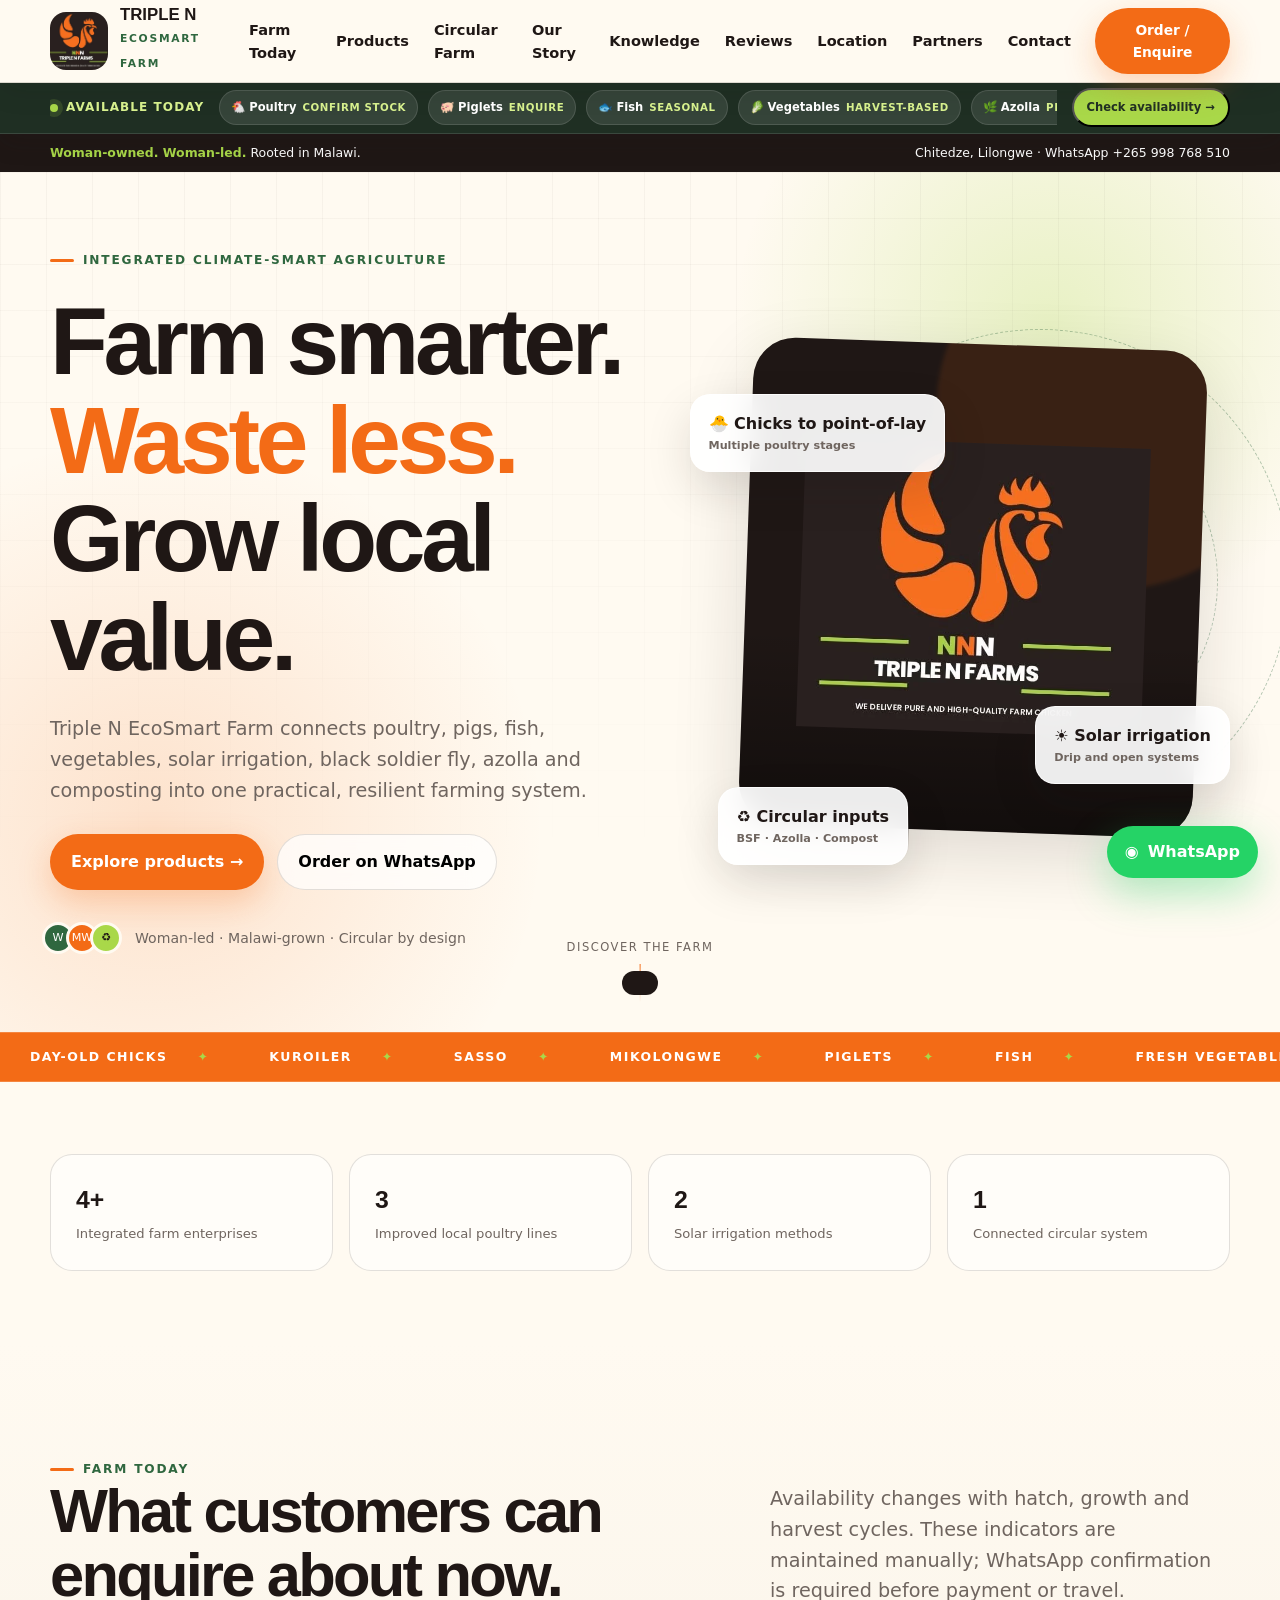
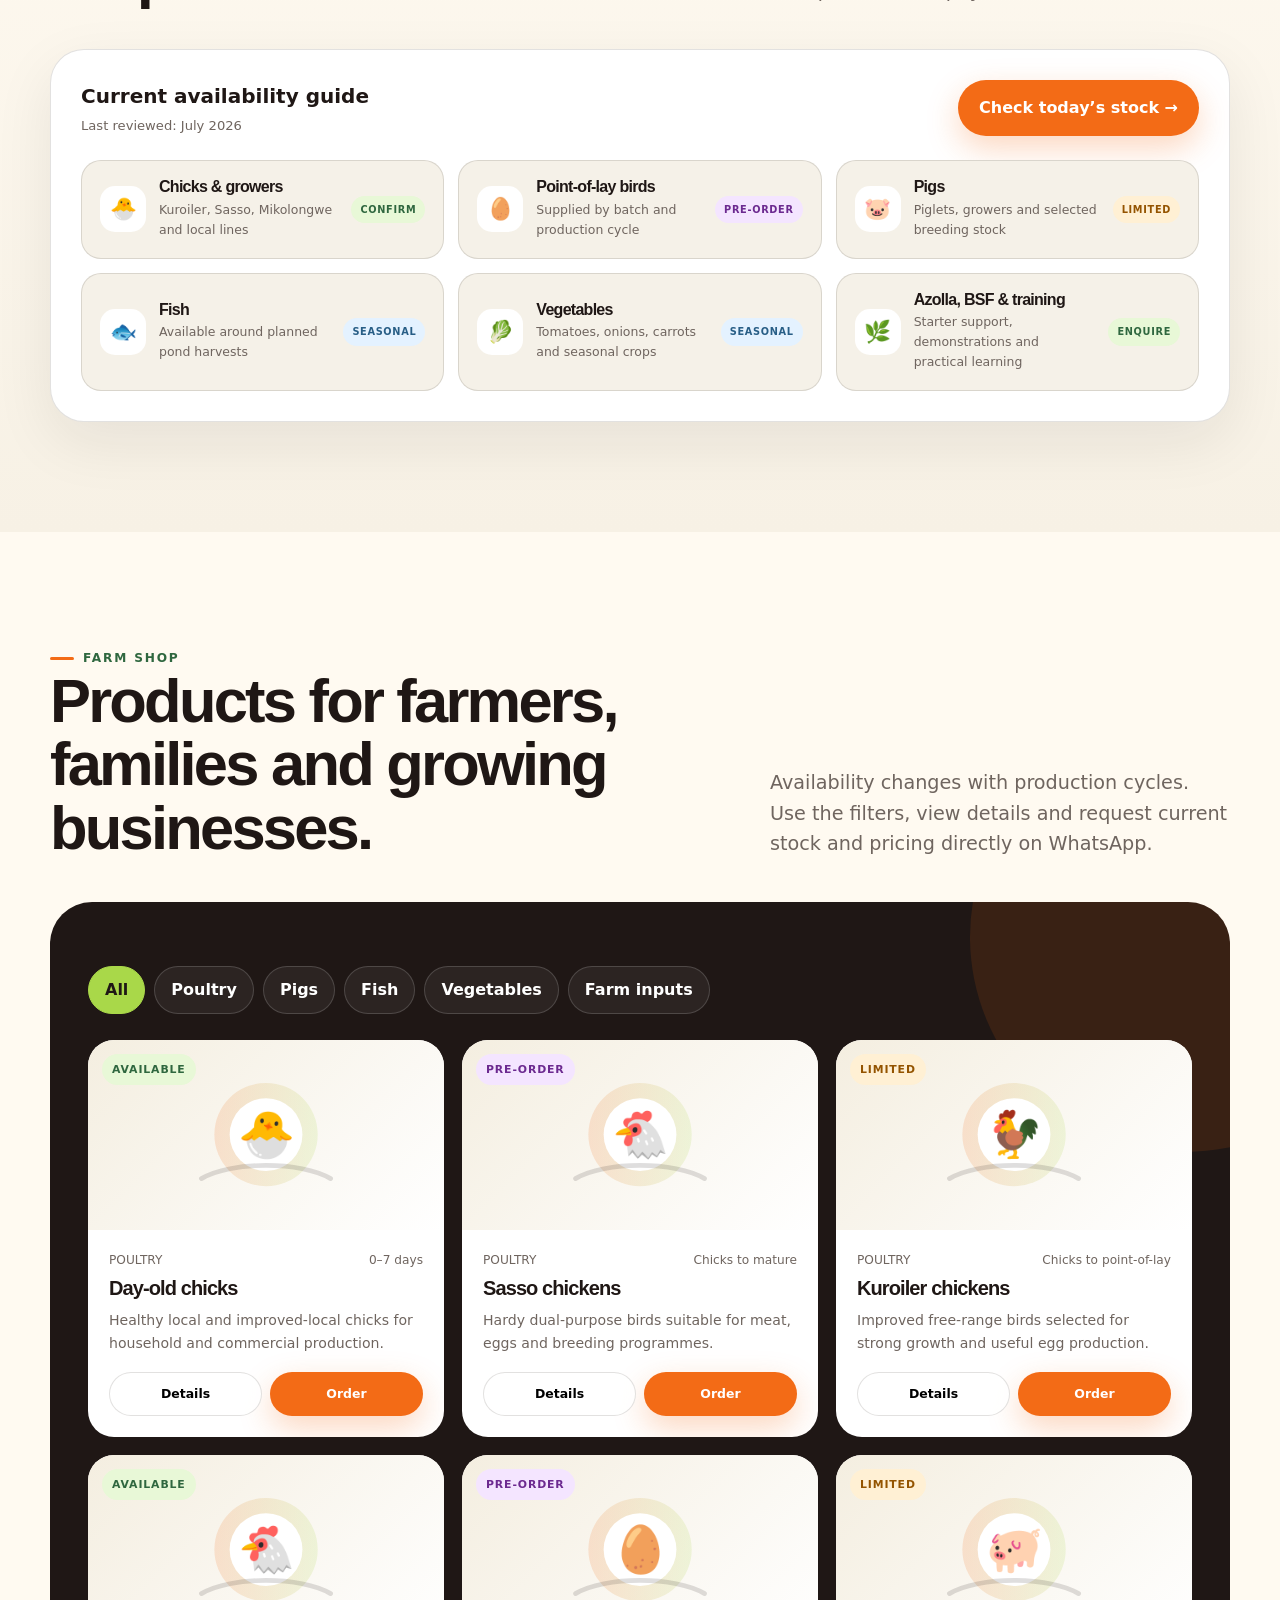
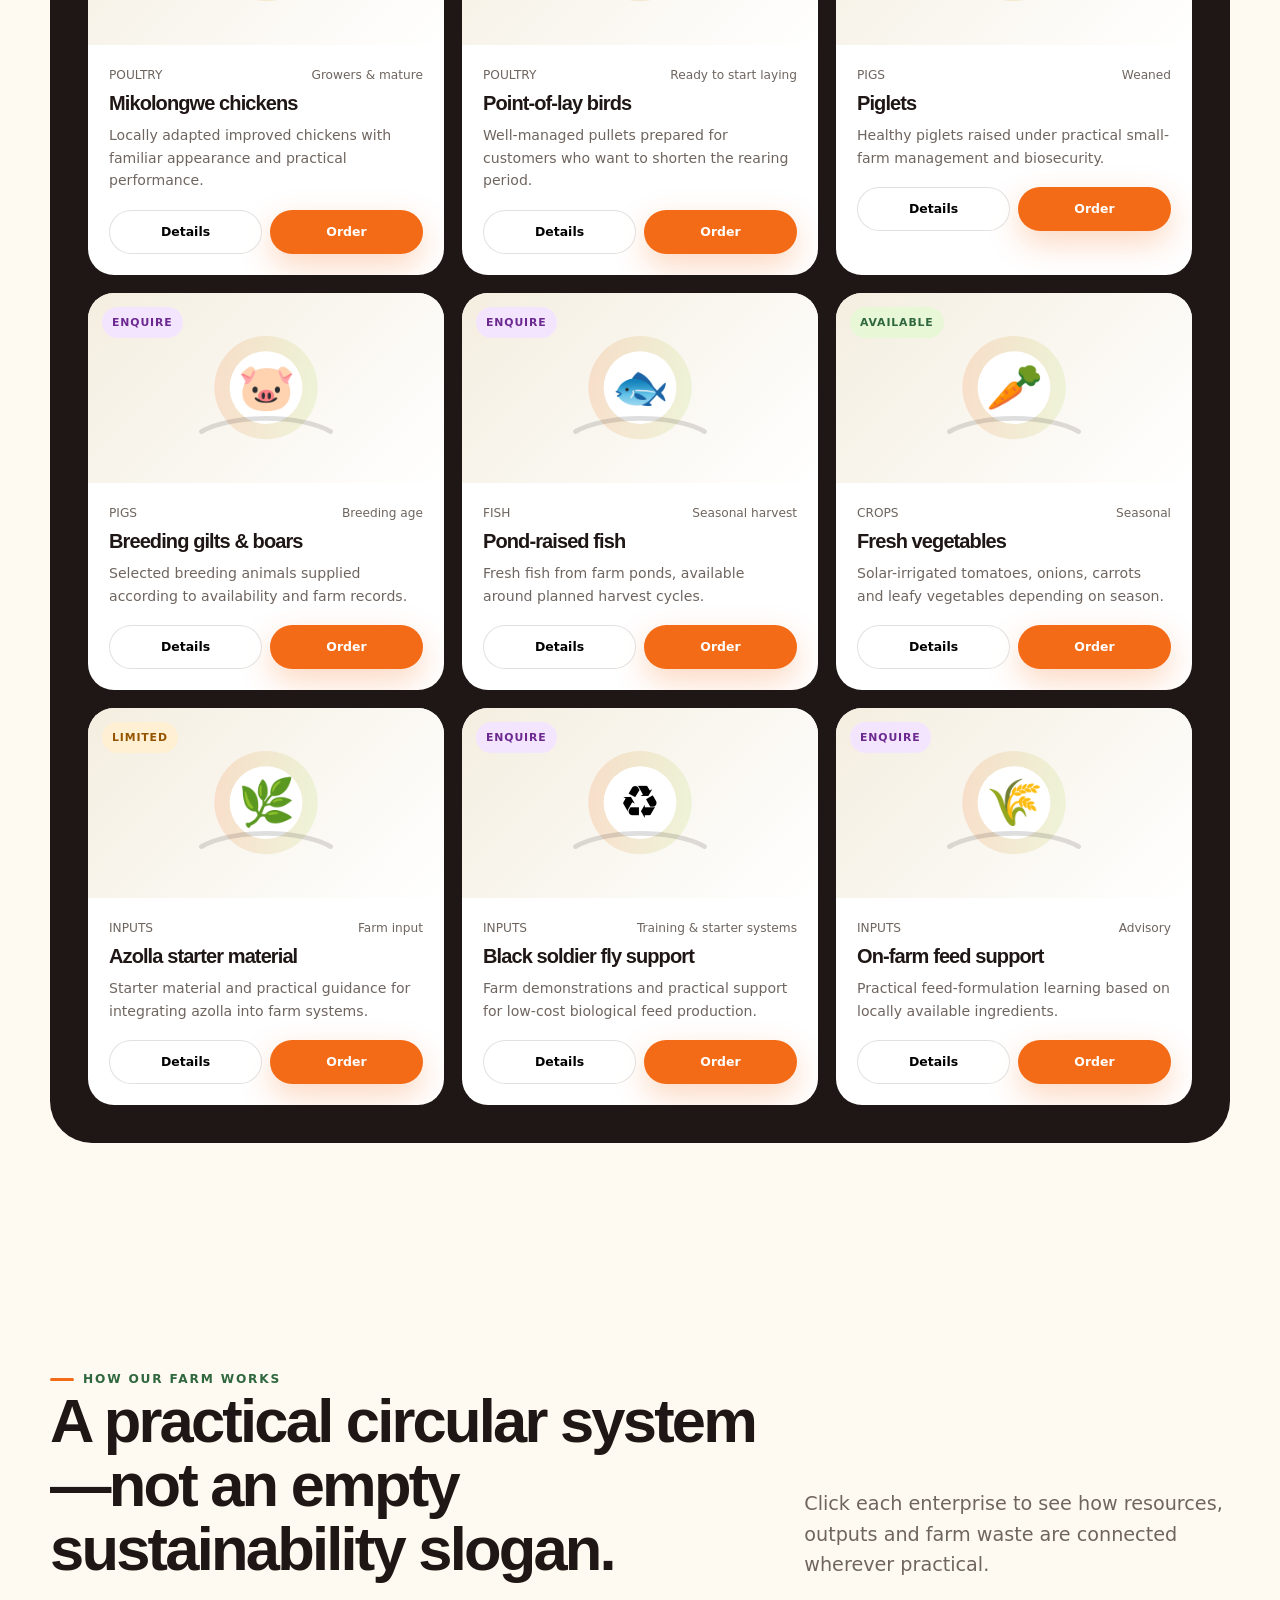
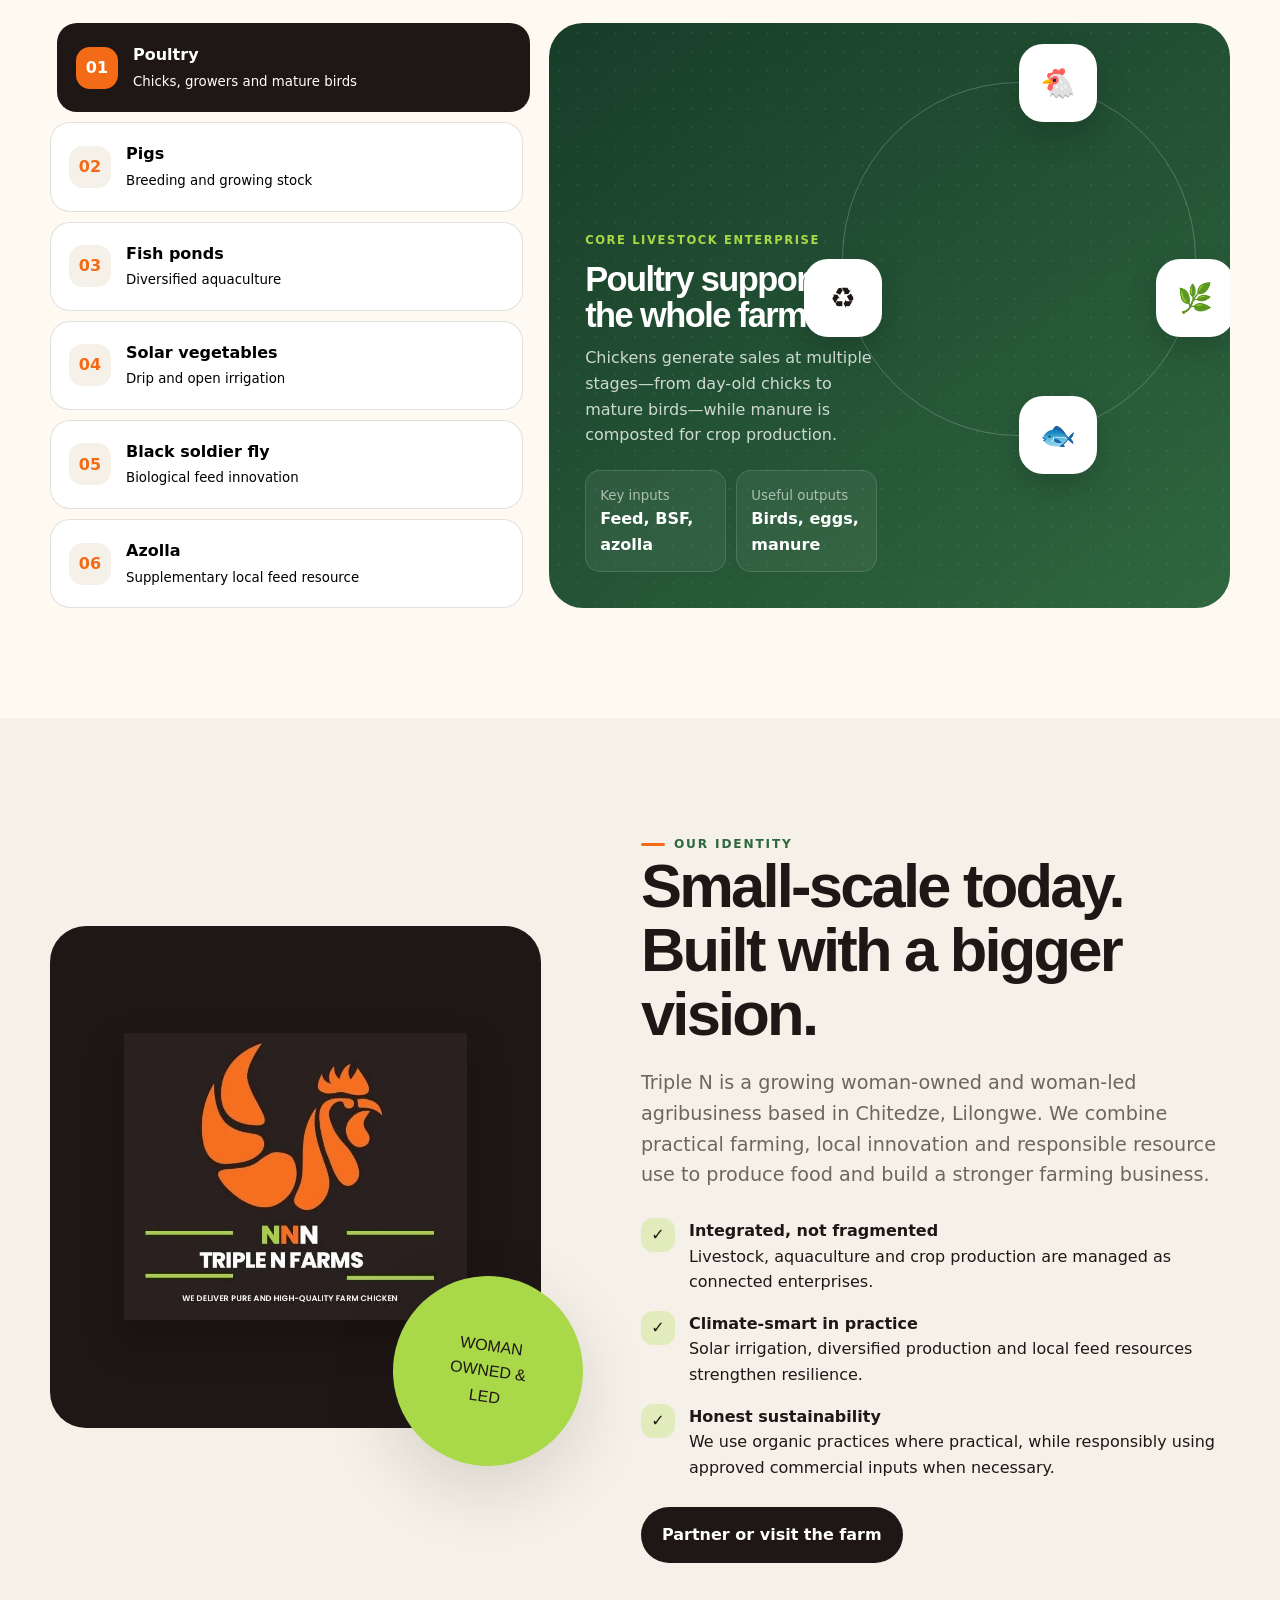
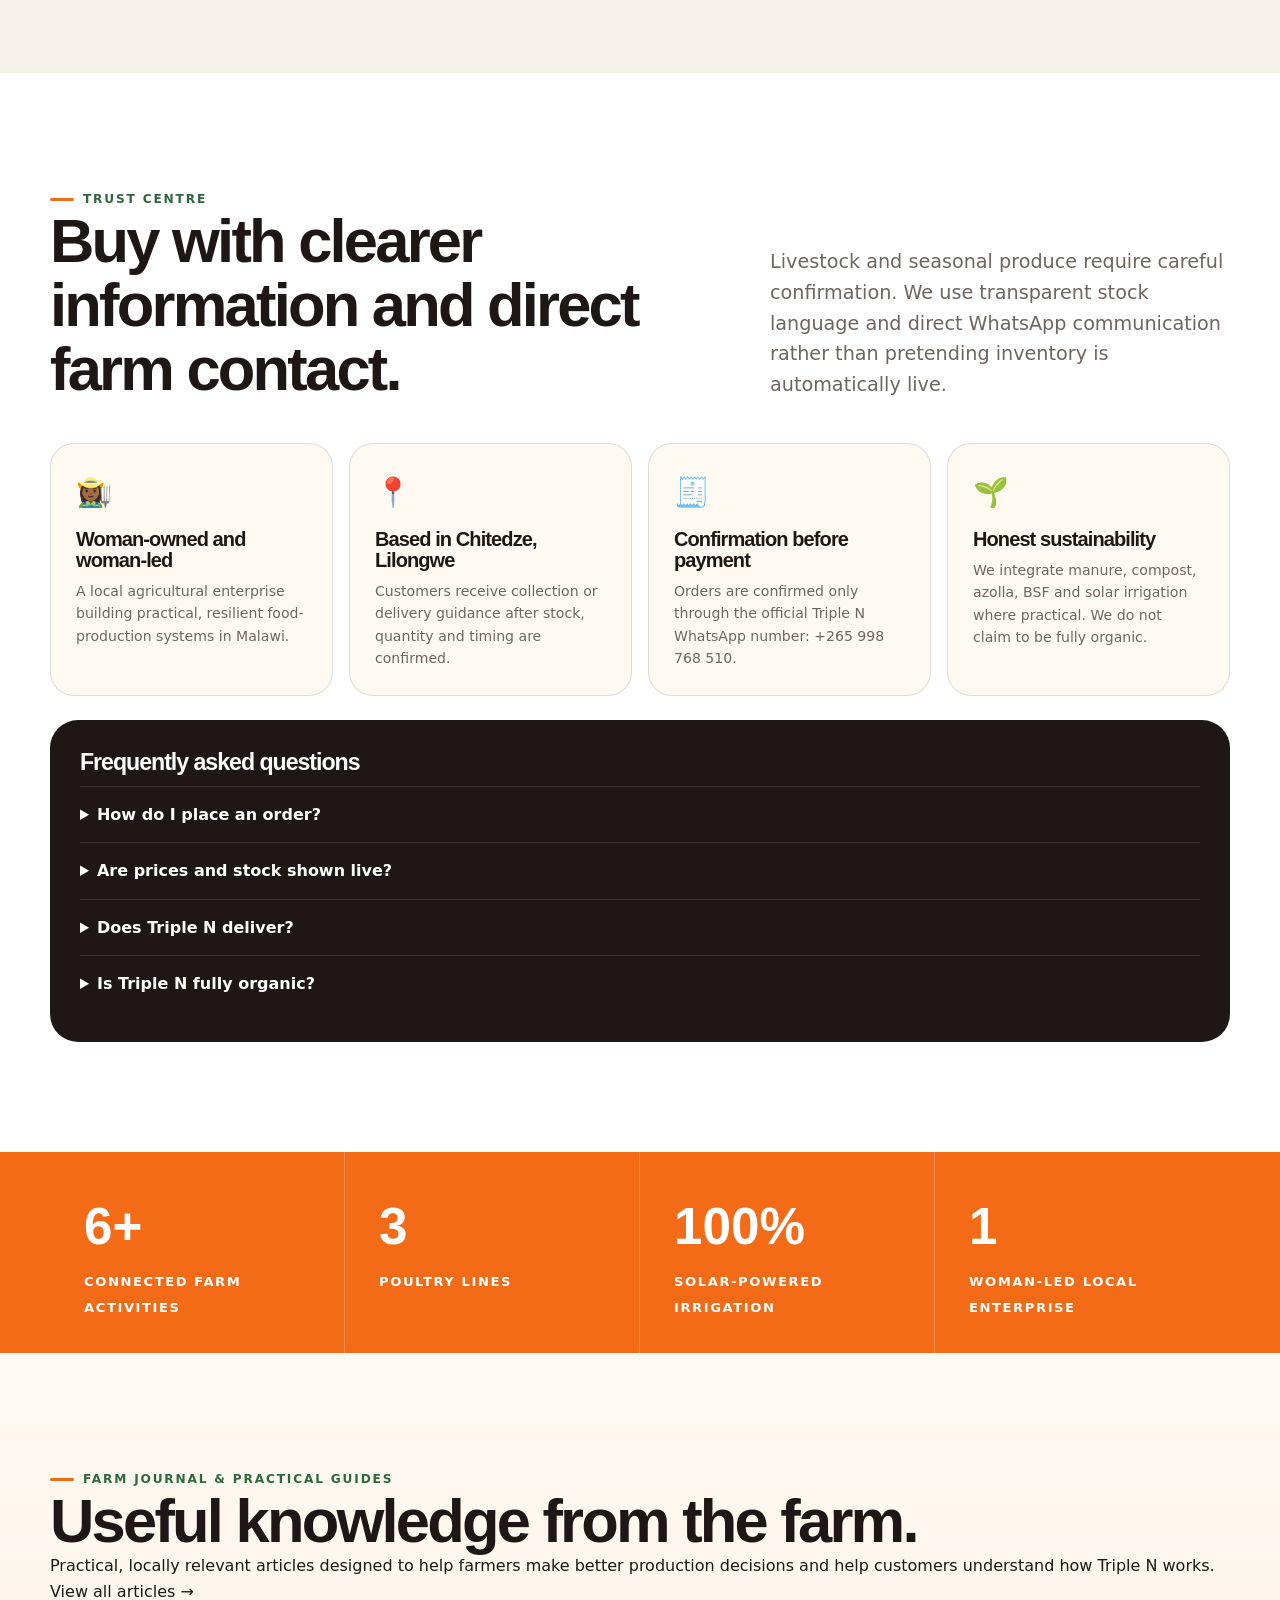
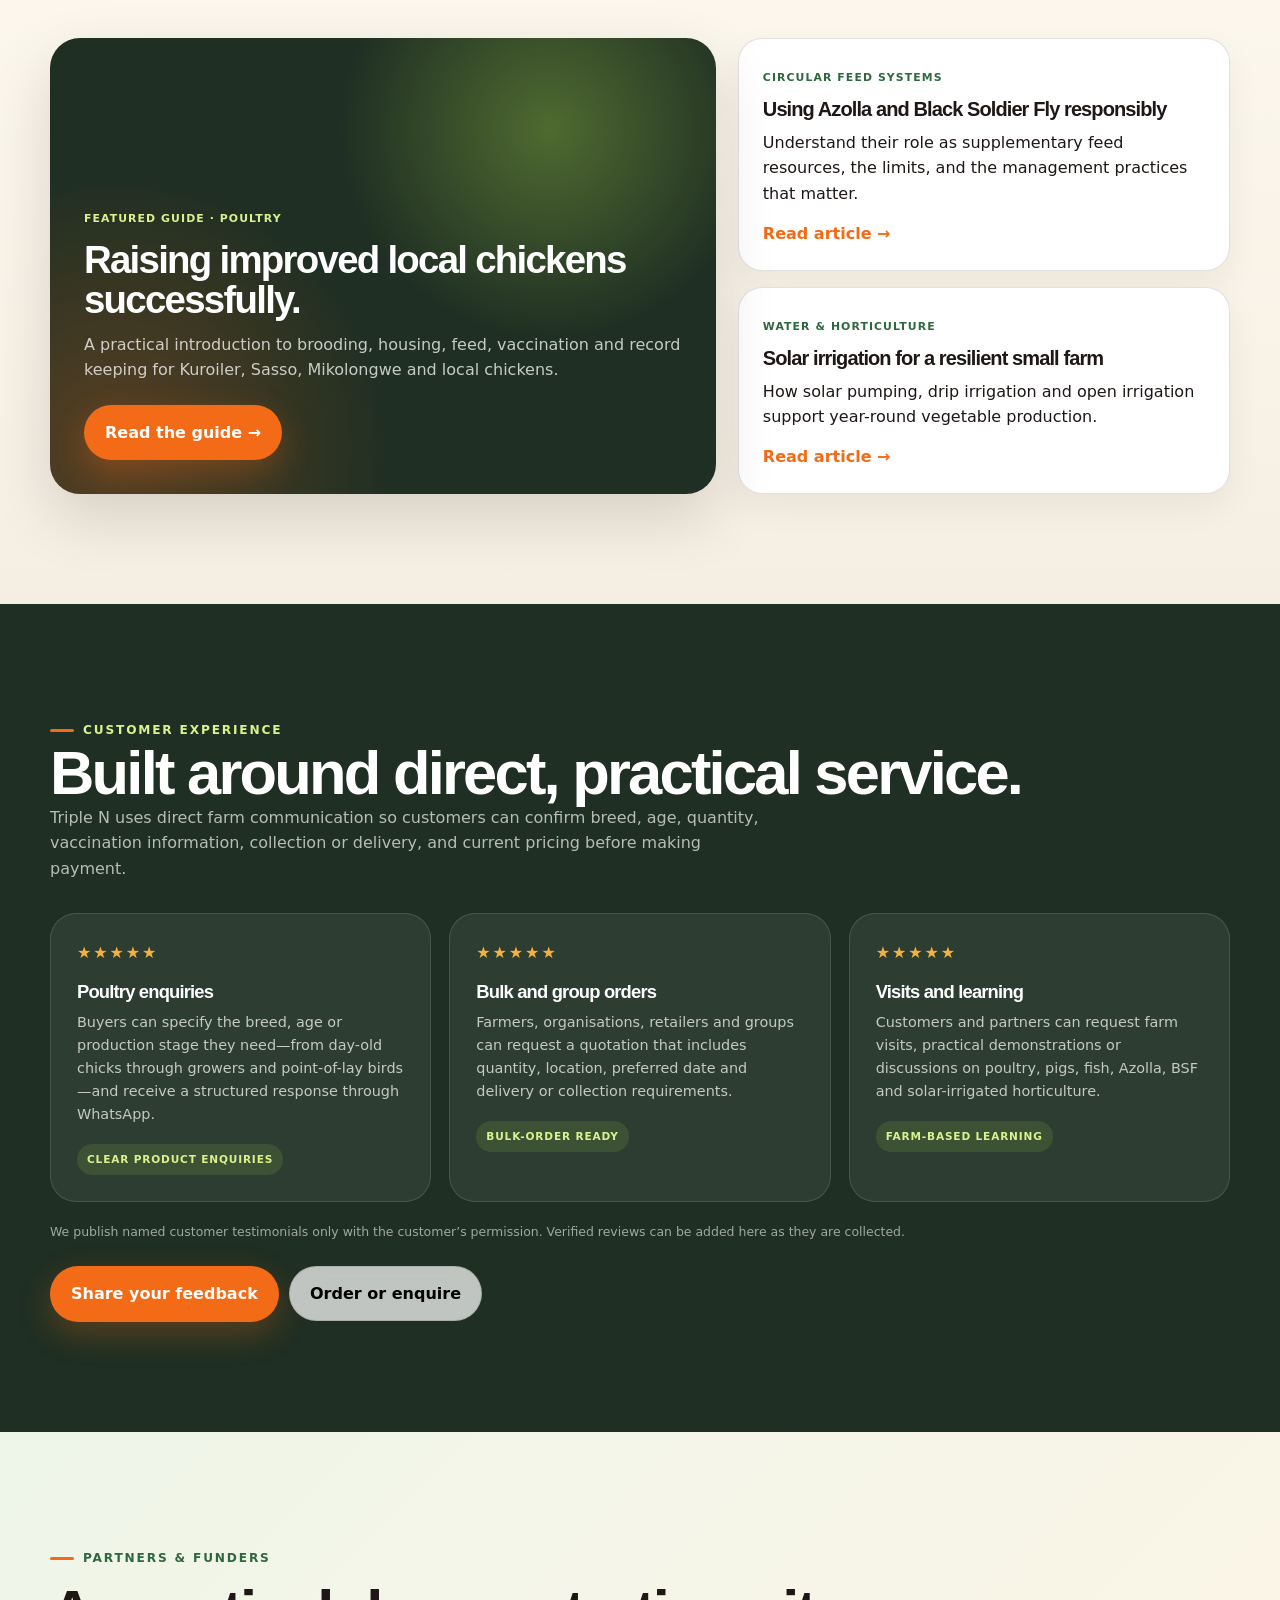
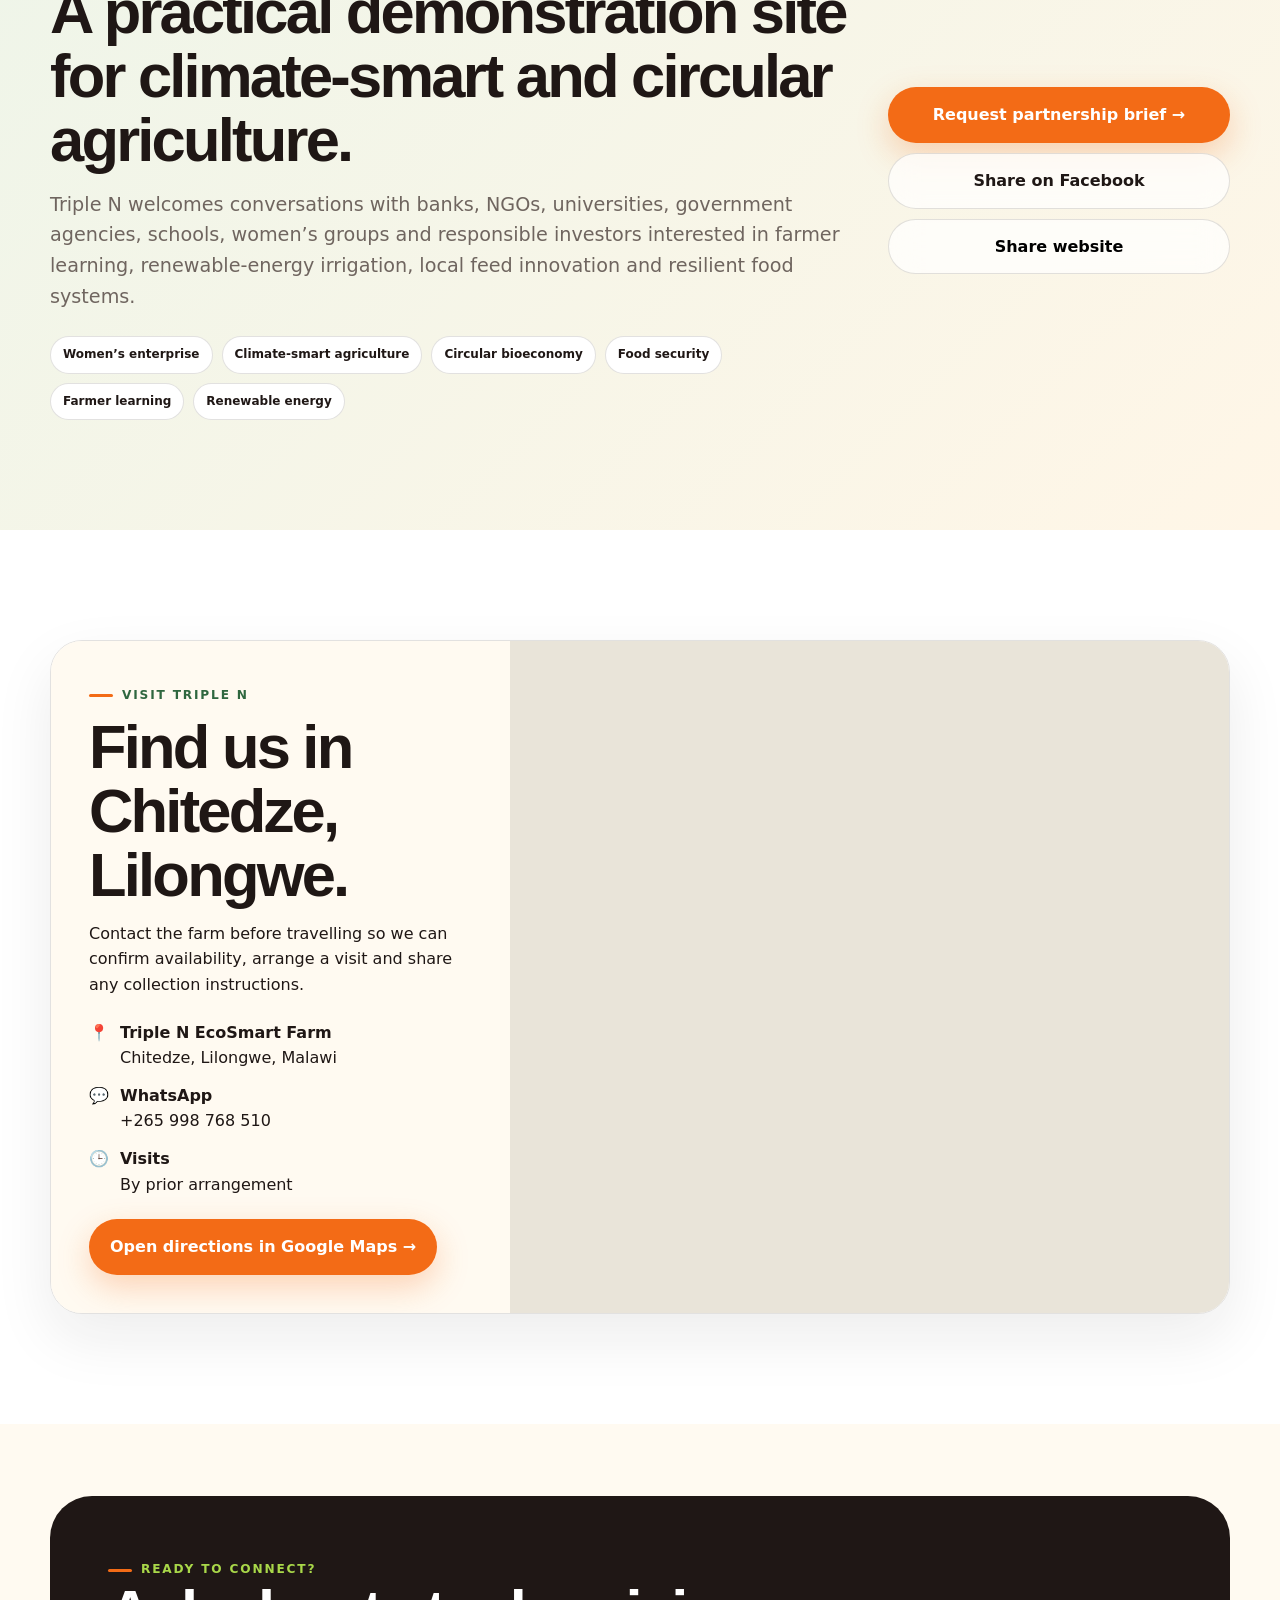
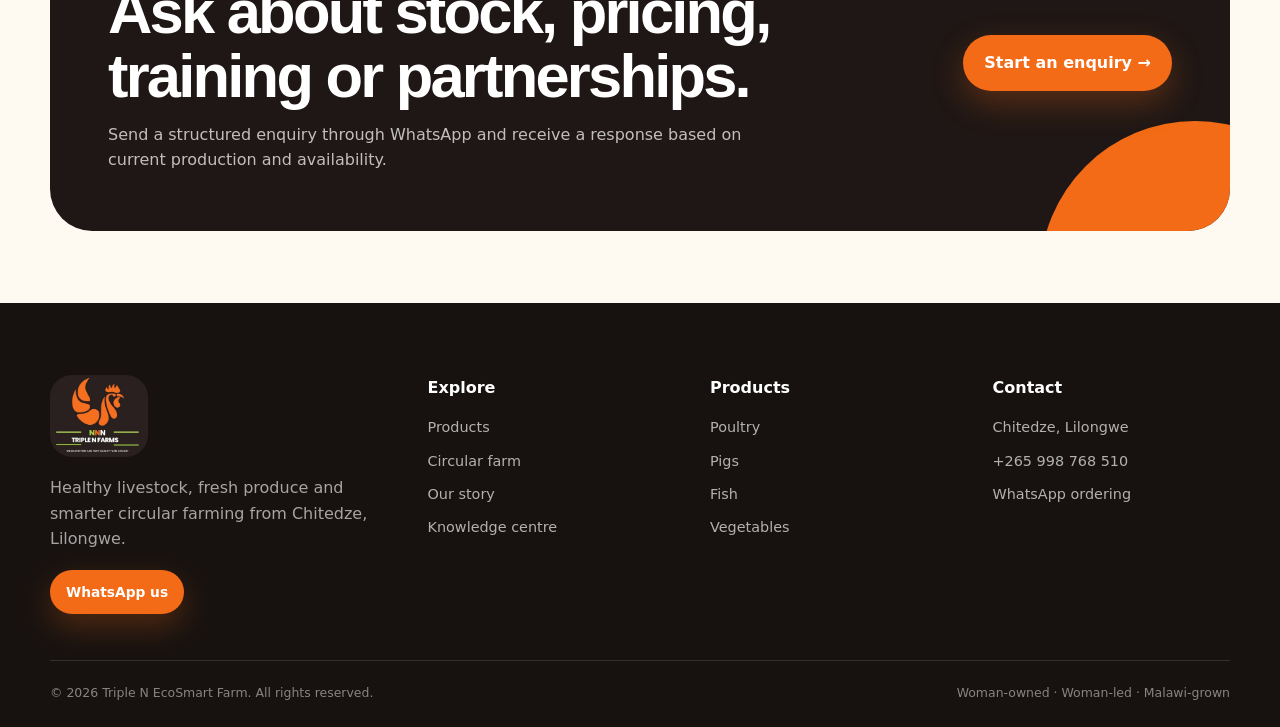
<file: index.html>
<!DOCTYPE html>

<html lang="en"><head>
<meta charset="utf-8"/><meta content="width=device-width,initial-scale=1,viewport-fit=cover" name="viewport"/><meta content="#1f1715" name="theme-color"/>
<title>Triple N EcoSmart Farm | Poultry, Pigs, Fish &amp; Climate-Smart Farming in Malawi</title>
<meta content="Triple N EcoSmart Farm is a woman-owned and woman-led climate-smart agribusiness in Chitedze, Lilongwe, integrating poultry, pigs, fish, solar-irrigated vegetables, azolla, black soldier fly systems, practical farmer learning and WhatsApp ordering." name="description"/>
<link href="https://triplenfarm.com/" rel="canonical"/><link href="/site.webmanifest" rel="manifest"/><link href="[data-uri]" rel="icon"/>
<meta content="website" property="og:type"/><meta content="Triple N EcoSmart Farm" property="og:site_name"/><meta content="Triple N EcoSmart Farm — Smart Farming. Local Value." property="og:title"/><meta content="A woman-led integrated climate-smart farm in Chitedze, Lilongwe, connecting poultry, pigs, fish, solar irrigation, BSF, azolla and composting." property="og:description"/><meta content="https://triplenfarm.com/" property="og:url"/><meta content="https://triplenfarm.com/assets/logo.webp" property="og:image"/>
<meta content="summary_large_image" name="twitter:card"/><meta content="Triple N EcoSmart Farm" name="twitter:title"/><meta content="Healthy livestock, fresh produce and smarter circular farming from Chitedze, Lilongwe." name="twitter:description"/>
<script type="application/ld+json">{
  "@context": "https://schema.org",
  "@type": "LocalBusiness",
  "name": "Triple N EcoSmart Farm",
  "url": "https://triplenfarm.com",
  "logo": "https://triplenfarm.com/assets/logo.webp",
  "image": "https://triplenfarm.com/assets/logo.webp",
  "description": "Woman-owned and woman-led integrated climate-smart farm producing poultry, pigs, fish and vegetables in Chitedze, Lilongwe.",
  "telephone": "+265998768510",
  "address": {
    "@type": "PostalAddress",
    "addressLocality": "Chitedze",
    "addressRegion": "Lilongwe",
    "addressCountry": "MW"
  },
  "sameAs": [],
  "areaServed": "Malawi",
  "hasOfferCatalog": {
    "@type": "OfferCatalog",
    "name": "Farm products",
    "itemListElement": [
      {
        "@type": "OfferCatalog",
        "name": "Poultry"
      },
      {
        "@type": "OfferCatalog",
        "name": "Pigs"
      },
      {
        "@type": "OfferCatalog",
        "name": "Fish"
      },
      {
        "@type": "OfferCatalog",
        "name": "Vegetables"
      }
    ]
  },
  "contactPoint": {
    "@type": "ContactPoint",
    "telephone": "+265998768510",
    "contactType": "sales and enquiries",
    "availableLanguage": [
      "English",
      "Chichewa"
    ]
  },
  "knowsAbout": [
    "Poultry farming",
    "Pig farming",
    "Fish farming",
    "Solar irrigation",
    "Azolla",
    "Black soldier fly",
    "Circular agriculture",
    "Farmer training"
  ]
}</script>
<!-- Analytics placeholders: add GA4, Cloudflare Web Analytics and Microsoft Clarity IDs here after account setup. -->
<style>
:root{
  --ink:#1f1715;--ink2:#2b211e;--cream:#fffaf1;--paper:#f5f1e8;--white:#fff;
  --orange:#f36b16;--orange2:#ff8d36;--lime:#a9d849;--green:#2f673f;--green2:#173d29;
  --muted:#6f655f;--line:rgba(31,23,21,.13);--shadow:0 22px 70px rgba(31,23,21,.14);
  --radius:28px;--radius2:18px;--max:1180px
}
*{box-sizing:border-box}html{scroll-behavior:smooth}body{margin:0;font-family:Inter,ui-sans-serif,system-ui,-apple-system,BlinkMacSystemFont,"Segoe UI",sans-serif;background:var(--cream);color:var(--ink);line-height:1.6;overflow-x:hidden}body.modal-open{overflow:hidden}a{color:inherit;text-decoration:none}button,input,select,textarea{font:inherit}img,svg{display:block;max-width:100%}.container{width:min(var(--max),calc(100% - 36px));margin:auto}.eyebrow{display:inline-flex;align-items:center;gap:9px;font-size:.76rem;letter-spacing:.15em;text-transform:uppercase;font-weight:850;color:var(--green)}.eyebrow:before{content:"";width:24px;height:3px;border-radius:99px;background:var(--orange)}h1,h2,h3,.display{font-family:"Arial Black",Inter,sans-serif;line-height:1.04;letter-spacing:-.045em;margin:0}h1{font-size:clamp(3rem,7.4vw,6.7rem)}h2{font-size:clamp(2.2rem,4.8vw,4.6rem)}h3{font-size:1.25rem}p{margin:0}.lead{font-size:clamp(1rem,1.5vw,1.22rem);color:var(--muted)}.section{padding:110px 0}.section-sm{padding:72px 0}.section-head{display:flex;align-items:end;justify-content:space-between;gap:26px;margin-bottom:42px}.section-head>div{max-width:760px}.section-head p{max-width:460px}.btn{display:inline-flex;align-items:center;justify-content:center;gap:10px;padding:14px 20px;border-radius:999px;font-weight:850;border:1px solid transparent;cursor:pointer;transition:.25s transform,.25s background,.25s box-shadow,.25s color}.btn:hover{transform:translateY(-3px)}.btn-primary{background:var(--orange);color:#fff;box-shadow:0 12px 32px rgba(243,107,22,.27)}.btn-primary:hover{background:#dc5808}.btn-dark{background:var(--ink);color:white}.btn-outline{border-color:var(--line);background:rgba(255,255,255,.72);backdrop-filter:blur(14px)}.btn-sm{padding:10px 15px;font-size:.86rem}.icon-btn{width:46px;height:46px;border-radius:50%;display:grid;place-items:center;border:1px solid var(--line);background:#fff;cursor:pointer}.topbar{background:var(--ink);color:#fff;font-size:.78rem}.topbar .container{min-height:38px;display:flex;justify-content:space-between;align-items:center;gap:18px}.topbar strong{color:var(--lime)}.nav{position:sticky;top:0;z-index:50;background:rgba(255,250,241,.88);border-bottom:1px solid var(--line);backdrop-filter:blur(18px)}.nav-inner{height:82px;display:flex;align-items:center;justify-content:space-between;gap:24px}.brand{display:flex;align-items:center;gap:12px}.brand img{width:58px;height:58px;object-fit:cover;border-radius:16px}.brand-copy strong{display:block;font-family:"Arial Black",sans-serif;font-size:1.05rem;line-height:1}.brand-copy span{font-size:.67rem;text-transform:uppercase;letter-spacing:.16em;color:var(--green);font-weight:800}.nav-links{display:flex;gap:25px;align-items:center;font-size:.91rem;font-weight:750}.nav-links a{position:relative}.nav-links a:after{content:"";position:absolute;height:2px;left:0;right:100%;bottom:-8px;background:var(--orange);transition:.2s}.nav-links a:hover:after{right:0}.nav-actions{display:flex;gap:10px;align-items:center}.menu-btn{display:none}.mobile-menu{display:none;padding:12px 18px 22px;border-top:1px solid var(--line)}.mobile-menu.open{display:grid;gap:8px}.mobile-menu a{padding:12px;border-radius:12px;font-weight:750}.hero{min-height:calc(100vh - 120px);position:relative;display:grid;align-items:center;overflow:hidden;background:radial-gradient(circle at 82% 18%,rgba(169,216,73,.27),transparent 25%),radial-gradient(circle at 12% 76%,rgba(243,107,22,.17),transparent 30%),var(--cream)}.hero:before{content:"";position:absolute;inset:0;background-image:linear-gradient(rgba(31,23,21,.035) 1px,transparent 1px),linear-gradient(90deg,rgba(31,23,21,.035) 1px,transparent 1px);background-size:46px 46px;mask-image:linear-gradient(to bottom,#000,transparent 82%)}.hero-grid{display:grid;grid-template-columns:1.04fr .96fr;gap:54px;align-items:center;padding:72px 0 78px;position:relative;z-index:1}.hero-copy .eyebrow{margin-bottom:22px}.hero-copy h1 span{color:var(--orange)}.hero-copy .lead{max-width:680px;margin:28px 0}.hero-actions{display:flex;flex-wrap:wrap;gap:13px}.hero-trust{margin-top:32px;display:flex;align-items:center;gap:13px;color:var(--muted);font-size:.88rem}.trust-dots{display:flex}.trust-dots i{width:32px;height:32px;border-radius:50%;margin-left:-8px;border:3px solid var(--cream);display:grid;place-items:center;background:var(--green);color:white;font-style:normal;font-size:.7rem}.trust-dots i:nth-child(2){background:var(--orange)}.trust-dots i:nth-child(3){background:var(--lime);color:var(--ink)}.hero-stage{position:relative;min-height:580px}.hero-logo-card{position:absolute;inset:35px 30px 58px 56px;border-radius:42px;background:var(--ink);box-shadow:var(--shadow);overflow:hidden;display:grid;place-items:center;transform:rotate(2deg)}.hero-logo-card:before{content:"";position:absolute;width:360px;height:360px;border-radius:50%;background:rgba(243,107,22,.12);filter:blur(2px);top:-120px;right:-90px}.hero-logo-card:after{content:"";position:absolute;inset:auto 0 0;height:40%;background:linear-gradient(transparent,rgba(0,0,0,.42))}.hero-logo-card img{width:76%;max-height:76%;object-fit:contain;position:relative;z-index:1}.orbit{position:absolute;border:1px dashed rgba(47,103,63,.35);border-radius:50%;animation:spin 25s linear infinite}.orbit.o1{width:500px;height:500px;right:-60px;top:20px}.orbit.o2{width:360px;height:360px;right:12px;top:92px;animation-direction:reverse}.float-card{position:absolute;background:rgba(255,255,255,.92);backdrop-filter:blur(14px);border:1px solid rgba(255,255,255,.8);box-shadow:0 18px 45px rgba(31,23,21,.13);padding:16px 18px;border-radius:20px;font-weight:800;z-index:3;animation:float 4.5s ease-in-out infinite}.float-card small{display:block;font-size:.7rem;color:var(--muted);font-weight:700}.float-card.f1{left:0;top:85px}.float-card.f2{right:0;bottom:105px;animation-delay:-1.4s}.float-card.f3{left:28px;bottom:24px;animation-delay:-2.8s}.hero-scroll{position:absolute;bottom:22px;left:50%;transform:translateX(-50%);font-size:.72rem;letter-spacing:.13em;text-transform:uppercase;color:var(--muted)}.hero-scroll:after{content:"";display:block;margin:8px auto;width:1px;height:38px;background:linear-gradient(var(--orange),transparent)}@keyframes spin{to{transform:rotate(360deg)}}@keyframes float{50%{transform:translateY(-11px)}}.ticker{background:var(--orange);color:#fff;overflow:hidden;border-block:1px solid rgba(255,255,255,.18)}.ticker-track{display:flex;width:max-content;animation:ticker 28s linear infinite}.ticker-item{padding:14px 30px;font-weight:900;text-transform:uppercase;letter-spacing:.12em;font-size:.78rem;white-space:nowrap}.ticker-item:after{content:"✦";margin-left:30px;color:var(--lime)}@keyframes ticker{to{transform:translateX(-50%)}}.proof-grid{display:grid;grid-template-columns:repeat(4,1fr);gap:16px}.proof{padding:25px;border:1px solid var(--line);border-radius:22px;background:rgba(255,255,255,.55)}.proof strong{display:block;font-size:1.55rem;font-family:"Arial Black",sans-serif}.proof span{font-size:.82rem;color:var(--muted)}.catalog-shell{background:var(--ink);color:white;border-radius:42px;padding:38px;position:relative;overflow:hidden}.catalog-shell:before{content:"";position:absolute;width:430px;height:430px;border-radius:50%;background:rgba(243,107,22,.12);right:-170px;top:-180px}.filters{display:flex;flex-wrap:wrap;gap:9px;margin:26px 0}.filter{border:1px solid rgba(255,255,255,.16);background:rgba(255,255,255,.06);color:#fff;border-radius:999px;padding:10px 16px;font-weight:800;cursor:pointer}.filter.active,.filter:hover{background:var(--lime);color:var(--ink);border-color:var(--lime)}.product-grid{display:grid;grid-template-columns:repeat(3,1fr);gap:18px;position:relative}.product-card{background:#fff;color:var(--ink);border-radius:26px;overflow:hidden;transition:.3s transform,.3s box-shadow;position:relative}.product-card:hover{transform:translateY(-8px);box-shadow:0 20px 45px rgba(0,0,0,.25)}.product-art{height:190px;display:grid;place-items:center;position:relative;overflow:hidden;background:linear-gradient(135deg,#f4eee0,#fff)}.product-art svg{width:68%;height:68%}.stock{position:absolute;top:14px;left:14px;border-radius:999px;padding:7px 10px;font-size:.68rem;text-transform:uppercase;letter-spacing:.08em;font-weight:900;background:#e8f8d7;color:#2f673f}.stock.limited{background:#fff0d4;color:#945400}.stock.preorder{background:#f4e5ff;color:#6c2a90}.product-body{padding:21px}.product-meta{display:flex;justify-content:space-between;gap:12px;color:var(--muted);font-size:.76rem;margin-bottom:8px}.product-body p{color:var(--muted);font-size:.88rem;margin:10px 0 18px}.product-actions{display:flex;gap:8px}.product-actions .btn{flex:1;padding:11px 12px;font-size:.78rem}.product-card.hidden{display:none}.system-wrap{display:grid;grid-template-columns:.82fr 1.18fr;gap:26px;align-items:stretch}.system-nav{display:grid;gap:10px}.system-btn{display:flex;align-items:center;gap:15px;text-align:left;padding:18px;border:1px solid var(--line);border-radius:20px;background:#fff;cursor:pointer;transition:.25s}.system-btn:hover,.system-btn.active{background:var(--ink);color:#fff;transform:translateX(7px)}.system-btn .num{width:42px;height:42px;border-radius:14px;display:grid;place-items:center;background:var(--paper);color:var(--orange);font-weight:900}.system-btn.active .num{background:var(--orange);color:#fff}.system-stage{border-radius:34px;background:linear-gradient(145deg,var(--green2),var(--green));color:#fff;padding:36px;position:relative;min-height:500px;overflow:hidden}.system-stage:before{content:"";position:absolute;inset:0;background-image:radial-gradient(rgba(255,255,255,.08) 1px,transparent 1px);background-size:19px 19px}.system-visual{position:absolute;right:5%;top:10%;width:52%;aspect-ratio:1;border-radius:50%;border:1px solid rgba(255,255,255,.22);animation:spin 30s linear infinite}.system-node{position:absolute;width:78px;height:78px;border-radius:24px;background:#fff;color:var(--ink);display:grid;place-items:center;font-size:1.8rem;box-shadow:0 13px 30px rgba(0,0,0,.17);animation:spin 30s linear reverse infinite}.system-node:nth-child(1){left:50%;top:-39px}.system-node:nth-child(2){right:-39px;top:50%}.system-node:nth-child(3){left:50%;bottom:-39px}.system-node:nth-child(4){left:-39px;top:50%}.system-copy{position:relative;z-index:2;width:48%;display:flex;flex-direction:column;justify-content:flex-end;height:100%}.system-copy .tag{font-size:.72rem;text-transform:uppercase;letter-spacing:.14em;color:var(--lime);font-weight:900}.system-copy h3{font-size:2.15rem;margin:12px 0}.system-copy p{color:rgba(255,255,255,.78)}.system-metrics{display:grid;grid-template-columns:1fr 1fr;gap:10px;margin-top:22px}.system-metrics div{padding:14px;border:1px solid rgba(255,255,255,.13);border-radius:15px;background:rgba(255,255,255,.06)}.system-metrics small{display:block;color:rgba(255,255,255,.6)}.story{background:var(--paper)}.story-grid{display:grid;grid-template-columns:.95fr 1.05fr;gap:58px;align-items:center}.story-art{position:relative;min-height:540px}.story-main{position:absolute;inset:0 42px 38px 0;background:var(--ink);border-radius:36px;overflow:hidden;display:grid;place-items:center}.story-main img{width:70%;filter:drop-shadow(0 20px 18px rgba(0,0,0,.25))}.story-badge{position:absolute;right:0;bottom:0;width:190px;height:190px;border-radius:50%;background:var(--lime);display:grid;place-items:center;text-align:center;font-family:"Arial Black",sans-serif;transform:rotate(8deg);box-shadow:var(--shadow)}.story-points{display:grid;gap:16px;margin:27px 0}.story-point{display:flex;gap:14px}.story-point i{flex:0 0 34px;height:34px;border-radius:12px;background:rgba(169,216,73,.27);display:grid;place-items:center;font-style:normal}.impact-band{background:var(--orange);color:white}.impact-grid{display:grid;grid-template-columns:repeat(4,1fr)}.impact-item{padding:34px;border-right:1px solid rgba(255,255,255,.22)}.impact-item:last-child{border:0}.impact-item strong{font-family:"Arial Black",sans-serif;font-size:clamp(2rem,4vw,4rem);display:block}.impact-item span{font-size:.82rem;text-transform:uppercase;letter-spacing:.12em;font-weight:800}.blog-grid{display:grid;grid-template-columns:1.1fr .9fr .9fr;gap:18px}.post{border-radius:26px;border:1px solid var(--line);background:#fff;overflow:hidden;transition:.3s}.post:hover{transform:translateY(-6px);box-shadow:var(--shadow)}.post-art{height:190px;padding:24px;display:flex;align-items:flex-end;background:linear-gradient(135deg,var(--green2),var(--green));color:#fff}.post:first-child .post-art{height:260px;background:linear-gradient(135deg,var(--orange),#9f3900)}.post:nth-child(3) .post-art{background:linear-gradient(135deg,#252020,#4a322c)}.post-art .glyph{font-size:4.4rem;filter:drop-shadow(0 8px 20px rgba(0,0,0,.2))}.post-body{padding:22px}.post-body small{color:var(--orange);font-weight:850;text-transform:uppercase;letter-spacing:.1em}.post-body h3{margin:10px 0}.post-body p{color:var(--muted);font-size:.88rem}.cta{border-radius:42px;background:var(--ink);color:white;padding:58px;display:grid;grid-template-columns:1fr auto;gap:30px;align-items:center;position:relative;overflow:hidden}.cta:after{content:"";position:absolute;width:310px;height:310px;border-radius:50%;background:var(--orange);right:-120px;bottom:-200px}.cta p{color:rgba(255,255,255,.72);max-width:650px;margin-top:14px}.cta .btn{position:relative;z-index:2}.footer{background:#171210;color:#fff;padding:72px 0 24px}.footer-grid{display:grid;grid-template-columns:1.4fr repeat(3,1fr);gap:45px}.footer-brand img{width:98px;border-radius:22px}.footer-brand p{color:rgba(255,255,255,.62);max-width:360px;margin:18px 0}.footer h4{margin:0 0 16px}.footer-links{display:grid;gap:10px;color:rgba(255,255,255,.67);font-size:.9rem}.footer-bottom{border-top:1px solid rgba(255,255,255,.12);margin-top:46px;padding-top:22px;display:flex;justify-content:space-between;gap:16px;color:rgba(255,255,255,.48);font-size:.78rem}.whatsapp{position:fixed;z-index:70;right:22px;bottom:22px;background:#25d366;color:white;border-radius:999px;padding:13px 18px;display:flex;align-items:center;gap:9px;font-weight:900;box-shadow:0 15px 40px rgba(37,211,102,.35);transition:.25s}.whatsapp:hover{transform:translateY(-5px) scale(1.02)}.modal{position:fixed;inset:0;z-index:100;background:rgba(17,12,10,.72);backdrop-filter:blur(10px);display:none;place-items:center;padding:18px}.modal.open{display:grid}.modal-card{width:min(760px,100%);max-height:92vh;overflow:auto;background:var(--cream);border-radius:30px;padding:28px;position:relative}.modal-close{position:absolute;right:18px;top:18px}.modal-grid{display:grid;grid-template-columns:.85fr 1.15fr;gap:28px;align-items:center}.modal-art{min-height:300px;border-radius:24px;background:linear-gradient(135deg,#f4eee0,#fff);display:grid;place-items:center}.modal-art svg{width:70%}.form-grid{display:grid;grid-template-columns:1fr 1fr;gap:14px}.field{display:grid;gap:7px}.field.full{grid-column:1/-1}.field label{font-size:.75rem;font-weight:850;text-transform:uppercase;letter-spacing:.08em}.field input,.field select,.field textarea{width:100%;border:1px solid var(--line);border-radius:14px;padding:13px;background:#fff;color:var(--ink);outline:none}.field input:focus,.field textarea:focus,.field select:focus{border-color:var(--orange);box-shadow:0 0 0 4px rgba(243,107,22,.12)}.toast{position:fixed;z-index:120;left:50%;bottom:25px;transform:translate(-50%,120px);background:var(--ink);color:#fff;border-radius:999px;padding:12px 18px;font-weight:800;transition:.3s}.toast.show{transform:translate(-50%,0)}.reveal{opacity:0;transform:translateY(26px);transition:.75s ease}.reveal.visible{opacity:1;transform:none}.page-hero{padding:95px 0 70px;background:var(--ink);color:#fff;position:relative;overflow:hidden}.page-hero:after{content:"";position:absolute;width:500px;height:500px;border-radius:50%;background:rgba(243,107,22,.16);right:-120px;top:-220px}.page-hero .lead{color:rgba(255,255,255,.65);max-width:720px;margin-top:20px}.article{width:min(820px,calc(100% - 36px));margin:70px auto}.article h2{font-size:2rem;margin-top:42px}.article p,.article li{color:#554a45}.article p{margin:15px 0}.article img{border-radius:24px}.article-note{padding:22px;border-left:5px solid var(--orange);background:#fff;border-radius:0 18px 18px 0;margin:25px 0}.breadcrumbs{font-size:.78rem;color:rgba(255,255,255,.6);margin-bottom:18px}.skip{position:absolute;left:-9999px}.skip:focus{left:12px;top:12px;z-index:200;background:#fff;padding:12px;border-radius:10px}
@media(max-width:960px){.nav-links{display:none}.menu-btn{display:grid}.hero-grid,.story-grid,.system-wrap{grid-template-columns:1fr}.hero-stage{min-height:500px}.product-grid{grid-template-columns:repeat(2,1fr)}.proof-grid,.impact-grid{grid-template-columns:repeat(2,1fr)}.blog-grid{grid-template-columns:1fr 1fr}.post:first-child{grid-column:1/-1}.footer-grid{grid-template-columns:1fr 1fr}.system-copy{width:55%}.cta{grid-template-columns:1fr}.section{padding:86px 0}}
@media(max-width:650px){.topbar .container{justify-content:center}.topbar span:last-child{display:none}.nav-inner{height:72px}.brand img{width:48px;height:48px}.brand-copy span{display:none}.nav-actions .btn{display:none}.hero-grid{padding:54px 0}.hero-stage{min-height:410px}.hero-logo-card{inset:20px 8px 40px 25px}.orbit.o1{width:380px;height:380px}.float-card{font-size:.76rem;padding:12px}.float-card.f1{top:35px}.float-card.f2{bottom:76px}.section-head{display:block}.section-head p{margin-top:15px}.proof-grid,.impact-grid,.product-grid,.blog-grid,.footer-grid,.form-grid{grid-template-columns:1fr}.catalog-shell{padding:24px 15px;border-radius:28px}.system-stage{min-height:600px;padding:26px}.system-copy{width:100%;padding-top:330px}.system-visual{width:76%;right:12%;top:10%}.story-art{min-height:430px}.story-badge{width:145px;height:145px;font-size:.86rem}.impact-item{border-right:0;border-bottom:1px solid rgba(255,255,255,.22)}.cta{padding:38px 25px}.footer-bottom{display:block}.modal-grid{grid-template-columns:1fr}.modal-art{min-height:220px}.whatsapp span{display:none}.whatsapp{width:56px;height:56px;padding:0;justify-content:center}.section{padding:70px 0}}
@media(prefers-reduced-motion:reduce){*,*:before,*:after{animation:none!important;scroll-behavior:auto!important;transition-duration:.01ms!important}}


/* Production mobile hardening — v4 */
html{-webkit-text-size-adjust:100%;text-size-adjust:100%;overflow-x:hidden}
body{min-width:320px;overflow-x:hidden;touch-action:manipulation}
img,svg,video,canvas{max-width:100%;height:auto}
button,a,input,select,textarea{font:inherit}
button,a{touch-action:manipulation}
:focus-visible{outline:3px solid #ff7a00;outline-offset:3px}
@supports(height:100dvh){.hero{min-height:calc(100dvh - 104px)}}
@media(max-width:650px){
  .container{width:min(100% - 28px,1180px)}
  .topbar{font-size:.72rem}
  .nav-inner{height:68px}
  .brand-copy strong{font-size:.92rem}
  .hero{min-height:auto}
  .hero-grid{padding:38px 0 54px;gap:26px}
  .hero-copy h1{font-size:clamp(2.35rem,12vw,3.55rem);line-height:.98}
  .hero-copy p{font-size:1rem;line-height:1.65}
  .hero-actions{display:grid;grid-template-columns:1fr;gap:12px}
  .hero-actions .btn{width:100%;min-height:50px}
  .hero-stage{min-height:345px}
  .hero-logo-card{inset:12px 8px 32px 18px;border-radius:28px}
  .float-card{max-width:150px}
  .float-card.f1{top:18px;right:0}
  .float-card.f2{bottom:40px;left:0}
  .proof-grid{gap:12px}
  .proof-card{padding:20px}
  .filter-row{display:flex;overflow-x:auto;flex-wrap:nowrap;padding-bottom:8px;scrollbar-width:none;-webkit-overflow-scrolling:touch}
  .filter-row::-webkit-scrollbar{display:none}
  .filter-btn{flex:0 0 auto;min-height:44px}
  .product-card{border-radius:22px}
  .product-body{padding:20px}
  .system-stage{min-height:auto;padding:22px 16px 28px}
  .system-visual{position:relative!important;inset:auto!important;width:290px!important;max-width:90%;height:290px;margin:0 auto 22px}
  .system-copy{width:100%;padding-top:0!important}
  .system-node{width:68px!important;height:68px!important;font-size:.72rem!important}
  .story-art{min-height:340px}
  .story-copy h2,.section-head h2{font-size:clamp(2rem,9vw,2.7rem)}
  .cta-actions{display:grid;grid-template-columns:1fr;width:100%}
  .cta-actions .btn{width:100%}
  input,select,textarea{font-size:16px!important}
  .modal{padding:10px}
  .modal-card{max-height:92dvh;border-radius:22px}
  .mobile-panel a{min-height:48px;display:flex;align-items:center}
  .whatsapp{bottom:calc(16px + env(safe-area-inset-bottom));right:16px}
  footer{padding-bottom:calc(28px + env(safe-area-inset-bottom))}
}
@media(max-width:380px){
  .hero-copy h1{font-size:2.25rem}
  .hero-stage{min-height:315px}
  .system-visual{width:260px!important;height:260px}
  .system-node{width:62px!important;height:62px!important}
}

/* v6 commerce, trust and partnership enhancements */
.farm-today{background:linear-gradient(180deg,#fffaf1,#f7f1e5)}
.availability-shell{background:#fff;border:1px solid var(--line);border-radius:34px;padding:30px;box-shadow:0 20px 60px rgba(31,23,21,.08)}
.availability-head{display:flex;align-items:center;justify-content:space-between;gap:18px;margin-bottom:24px}.availability-head strong{display:block;font-size:1.25rem}.availability-head span{display:block;color:var(--muted);font-size:.82rem;margin-top:3px}
.availability-grid{display:grid;grid-template-columns:repeat(3,1fr);gap:14px}.availability-card{display:grid;grid-template-columns:auto 1fr auto;align-items:center;gap:13px;padding:18px;border-radius:20px;background:var(--paper);border:1px solid var(--line)}.availability-card h3{font-size:1rem;margin-bottom:4px}.availability-card p{font-size:.78rem;color:var(--muted)}.availability-icon{width:46px;height:46px;display:grid;place-items:center;border-radius:15px;background:#fff;font-size:1.35rem}.availability-status{padding:6px 9px;border-radius:999px;text-transform:uppercase;letter-spacing:.07em;font-size:.61rem;font-weight:900;white-space:nowrap}.status-confirm{background:#e8f8d7;color:#2f673f}.status-preorder{background:#f4e5ff;color:#6c2a90}.status-limited{background:#fff0d4;color:#945400}.status-seasonal{background:#e4f2ff;color:#285e86}
.trust-centre{background:#fff}.trust-grid{display:grid;grid-template-columns:repeat(4,1fr);gap:16px}.trust-card{padding:25px;border:1px solid var(--line);border-radius:24px;background:var(--cream)}.trust-card>span{font-size:1.8rem}.trust-card h3{margin:14px 0 9px}.trust-card p{color:var(--muted);font-size:.88rem}.faq-shell{margin-top:24px;background:var(--ink);color:#fff;border-radius:28px;padding:30px}.faq-shell>h3{font-size:1.45rem;margin-bottom:12px}.faq-shell details{border-top:1px solid rgba(255,255,255,.13);padding:15px 0}.faq-shell summary{cursor:pointer;font-weight:850}.faq-shell p{color:rgba(255,255,255,.7);padding-top:10px;max-width:850px}
.partners{background:linear-gradient(135deg,#eef5e9,#fff6e7)}.partner-shell{display:grid;grid-template-columns:1.4fr .6fr;gap:40px;align-items:center}.partner-copy h2{margin:12px 0 18px}.partner-tags{display:flex;flex-wrap:wrap;gap:9px;margin-top:24px}.partner-tags span{background:#fff;border:1px solid var(--line);border-radius:999px;padding:8px 12px;font-size:.75rem;font-weight:800}.partner-actions{display:grid;gap:10px}.partner-actions .btn{width:100%}
.form-note{font-size:.77rem;color:var(--muted);background:var(--paper);border:1px solid var(--line);border-radius:14px;padding:12px;margin-top:14px}
@media(max-width:980px){.availability-grid{grid-template-columns:repeat(2,1fr)}.trust-grid{grid-template-columns:repeat(2,1fr)}.partner-shell{grid-template-columns:1fr}}
@media(max-width:640px){.availability-shell{padding:18px;border-radius:24px}.availability-head{align-items:flex-start;flex-direction:column}.availability-head .btn{width:100%}.availability-grid{grid-template-columns:1fr}.availability-card{grid-template-columns:auto 1fr}.availability-status{grid-column:2;justify-self:start}.trust-grid{grid-template-columns:1fr}.faq-shell{padding:22px}.partner-actions .btn{min-height:48px}}
</style>
<style>
/* v7 persistent navigation and conversion enhancements */
:root{--fixed-nav-h:82px;--availability-bar-h:52px}
html{scroll-padding-top:calc(var(--fixed-nav-h) + var(--availability-bar-h) + 18px)}
body{padding-top:calc(var(--fixed-nav-h) + var(--availability-bar-h))}
.nav{position:fixed!important;top:0;left:0;right:0;width:100%;z-index:1000;background:rgba(255,250,241,.96)!important;box-shadow:0 8px 30px rgba(31,23,21,.08);backdrop-filter:blur(20px);-webkit-backdrop-filter:blur(20px)}
.availability-float{position:fixed;top:var(--fixed-nav-h);left:0;right:0;height:var(--availability-bar-h);z-index:990;background:#1f2f23;color:#fff;border-bottom:1px solid rgba(255,255,255,.12);box-shadow:0 10px 25px rgba(31,23,21,.12)}
.availability-float-inner{height:100%;display:flex;align-items:center;gap:15px;overflow:hidden}
.availability-label{display:flex;align-items:center;gap:8px;flex:0 0 auto;font-weight:900;font-size:.75rem;text-transform:uppercase;letter-spacing:.09em;color:#d9f28f}
.live-dot{width:8px;height:8px;border-radius:50%;background:#a9d849;box-shadow:0 0 0 5px rgba(169,216,73,.15);animation:livePulse 1.8s infinite}
@keyframes livePulse{50%{box-shadow:0 0 0 9px rgba(169,216,73,0)}}
.availability-scroll{display:flex;align-items:center;gap:10px;overflow-x:auto;scrollbar-width:none;white-space:nowrap;flex:1;padding:7px 0}.availability-scroll::-webkit-scrollbar{display:none}
.availability-chip{display:inline-flex;align-items:center;gap:6px;padding:7px 11px;border-radius:999px;background:rgba(255,255,255,.1);border:1px solid rgba(255,255,255,.12);font-size:.72rem;font-weight:760;color:#fff}
.availability-chip em{font-style:normal;color:#d9f28f;font-size:.64rem;text-transform:uppercase;letter-spacing:.06em}
.availability-cta{flex:0 0 auto;color:#1f2f23;background:#a9d849;padding:8px 13px;border-radius:999px;font-weight:900;font-size:.72rem}

.blog-showcase{background:linear-gradient(180deg,#fffaf1,#f5efe3)}
.blog-feature-grid{display:grid;grid-template-columns:1.15fr .85fr;gap:22px;margin-top:34px}
.blog-feature{border-radius:30px;overflow:hidden;background:#1f2f23;color:#fff;min-height:390px;display:flex;flex-direction:column;justify-content:flex-end;padding:34px;position:relative;box-shadow:0 24px 60px rgba(31,23,21,.15)}
.blog-feature:before{content:"";position:absolute;inset:0;background:radial-gradient(circle at 75% 20%,rgba(169,216,73,.35),transparent 34%),radial-gradient(circle at 10% 90%,rgba(243,107,31,.28),transparent 38%)}
.blog-feature>*{position:relative;z-index:1}.blog-feature h3{font-size:clamp(1.8rem,3vw,3rem);max-width:700px;margin:12px 0}.blog-feature p{color:rgba(255,255,255,.75);max-width:650px}
.blog-side{display:grid;gap:16px}.blog-mini{background:#fff;border:1px solid var(--line);border-radius:24px;padding:24px;display:flex;flex-direction:column;justify-content:space-between;box-shadow:0 14px 35px rgba(31,23,21,.06);transition:.25s}.blog-mini:hover{transform:translateY(-4px);box-shadow:0 20px 42px rgba(31,23,21,.1)}.blog-mini h3{font-size:1.25rem;margin:10px 0}.blog-meta{font-size:.68rem;text-transform:uppercase;letter-spacing:.1em;color:var(--green);font-weight:900}.read-link{display:inline-flex;align-items:center;gap:6px;margin-top:14px;font-weight:900;color:var(--orange)}

.feedback-section{background:#1f2f23;color:#fff}.feedback-section h2{color:#fff}.feedback-intro{color:rgba(255,255,255,.68);max-width:720px}.feedback-grid{display:grid;grid-template-columns:repeat(3,1fr);gap:18px;margin-top:32px}.feedback-card{background:rgba(255,255,255,.07);border:1px solid rgba(255,255,255,.12);border-radius:26px;padding:26px}.feedback-card .stars{color:#f3b23d;letter-spacing:.12em;margin-bottom:16px}.feedback-card h3{color:#fff;font-size:1.15rem}.feedback-card p{color:rgba(255,255,255,.72);font-size:.9rem;margin-top:10px}.feedback-type{display:inline-flex;margin-top:18px;padding:7px 10px;border-radius:999px;background:rgba(169,216,73,.12);color:#d9f28f;font-size:.66rem;font-weight:900;text-transform:uppercase;letter-spacing:.08em}.feedback-note{margin-top:20px;color:rgba(255,255,255,.58);font-size:.78rem}.review-cta{margin-top:24px;display:flex;gap:10px;flex-wrap:wrap}

.location-section{background:#fff}.location-shell{display:grid;grid-template-columns:.78fr 1.22fr;border:1px solid var(--line);border-radius:32px;overflow:hidden;box-shadow:0 24px 60px rgba(31,23,21,.08)}.location-copy{padding:38px;background:#fffaf1}.location-copy h2{margin:10px 0 14px}.location-details{display:grid;gap:12px;margin:22px 0}.location-detail{display:flex;gap:11px;align-items:flex-start}.location-map{min-height:430px;background:#e9e4d9}.location-map iframe{width:100%;height:100%;min-height:430px;border:0;display:block}

@media(max-width:1000px){
 .nav-inner{height:72px}.brand img{width:48px;height:48px}.nav-links{display:none}.menu-btn{display:grid}.nav-actions .btn:not(.menu-btn){display:none}
 :root{--fixed-nav-h:72px;--availability-bar-h:56px}
 .availability-label{font-size:.68rem}.availability-cta{display:none}
 .blog-feature-grid,.location-shell{grid-template-columns:1fr}.feedback-grid{grid-template-columns:1fr 1fr}.location-map,.location-map iframe{min-height:350px}
}
@media(max-width:640px){
 body{padding-top:calc(var(--fixed-nav-h) + var(--availability-bar-h))}
 .availability-float-inner{padding-left:14px;padding-right:8px;gap:9px}.availability-label span:last-child{display:none}.availability-chip{font-size:.66rem;padding:7px 9px}.availability-chip em{display:none}
 .blog-feature{min-height:330px;padding:25px}.blog-feature-grid{gap:14px}.blog-mini{padding:20px}.feedback-grid{grid-template-columns:1fr}.location-copy{padding:26px}.location-map,.location-map iframe{min-height:310px}
}
</style></head><body>
<a class="skip" href="#main">Skip to content</a>
<div class="topbar"><div class="container"><span><strong>Woman-owned. Woman-led.</strong> Rooted in Malawi.</span><span>Chitedze, Lilongwe · WhatsApp +265 998 768 510</span></div></div>
<nav class="nav"><div class="container nav-inner"><a class="brand" href="/"><img alt="Triple N Farms logo" src="[data-uri]"/><span class="brand-copy"><strong>TRIPLE N</strong><span>EcoSmart Farm</span></span></a><div class="nav-links"><a href="#farm-today">Farm Today</a><a href="#products">Products</a><a href="#system">Circular Farm</a><a href="#story">Our Story</a><a href="#knowledge">Knowledge</a><a href="#testimonials">Reviews</a><a href="#location">Location</a><a href="#partners">Partners</a><a href="#contact">Contact</a></div><div class="nav-actions"><button class="btn btn-primary btn-sm" data-open-order="">Order / Enquire</button><button aria-label="Open menu" class="icon-btn menu-btn" id="menuBtn">☰</button></div></div><div class="mobile-menu" id="mobileMenu"><a href="#farm-today">Farm Today</a><a href="#products">Products</a><a href="#system">Circular Farm</a><a href="#story">Our Story</a><a href="#knowledge">Knowledge</a><a href="#testimonials">Reviews</a><a href="#location">Location</a><a href="#partners">Partners</a><a href="#contact">Contact</a><button class="btn btn-primary" data-open-order="">Order / Enquire</button></div></nav><div aria-label="Current farm availability" class="availability-float" role="region">
<div class="container availability-float-inner">
<a class="availability-label" href="#farm-today"><span class="live-dot"></span><span>Available today</span></a>
<div aria-label="Scroll current availability" class="availability-scroll">
<a class="availability-chip" href="#farm-today">🐔 Poultry <em>Confirm stock</em></a>
<a class="availability-chip" href="#farm-today">🐖 Piglets <em>Enquire</em></a>
<a class="availability-chip" href="#farm-today">🐟 Fish <em>Seasonal</em></a>
<a class="availability-chip" href="#farm-today">🥬 Vegetables <em>Harvest-based</em></a>
<a class="availability-chip" href="#farm-today">🌿 Azolla <em>Pre-order</em></a>
<a class="availability-chip" href="#farm-today">🐛 BSF <em>Enquire</em></a>
</div>
<button class="availability-cta" data-open-order="">Check availability →</button>
</div>
</div>
<main id="main">
<header class="hero"><div class="container hero-grid"><div class="hero-copy reveal"><span class="eyebrow">Integrated climate-smart agriculture</span><h1>Farm smarter. <span>Waste less.</span> Grow local value.</h1><p class="lead">Triple N EcoSmart Farm connects poultry, pigs, fish, vegetables, solar irrigation, black soldier fly, azolla and composting into one practical, resilient farming system.</p><div class="hero-actions"><a class="btn btn-primary" href="#products">Explore products →</a><button class="btn btn-outline" data-open-order="">Order on WhatsApp</button></div><div class="hero-trust"><div class="trust-dots"><i>W</i><i>MW</i><i>♻</i></div><span>Woman-led · Malawi-grown · Circular by design</span></div></div><div class="hero-stage reveal"><div class="orbit o1"></div><div class="orbit o2"></div><div class="hero-logo-card"><img alt="Triple N Farms chicken emblem and wordmark" src="[data-uri]"/></div><div class="float-card f1">🐣 Chicks to point-of-lay<small>Multiple poultry stages</small></div><div class="float-card f2">☀️ Solar irrigation<small>Drip and open systems</small></div><div class="float-card f3">♻️ Circular inputs<small>BSF · Azolla · Compost</small></div></div></div><div class="hero-scroll">Discover the farm</div></header>
<div class="ticker"><div class="ticker-track"><span class="ticker-item">Day-old chicks</span><span class="ticker-item">Kuroiler</span><span class="ticker-item">Sasso</span><span class="ticker-item">Mikolongwe</span><span class="ticker-item">Piglets</span><span class="ticker-item">Fish</span><span class="ticker-item">Fresh vegetables</span><span class="ticker-item">Farm training</span><span class="ticker-item">Day-old chicks</span><span class="ticker-item">Kuroiler</span><span class="ticker-item">Sasso</span><span class="ticker-item">Mikolongwe</span><span class="ticker-item">Piglets</span><span class="ticker-item">Fish</span><span class="ticker-item">Fresh vegetables</span><span class="ticker-item">Farm training</span></div></div>
<section class="section-sm"><div class="container proof-grid"><div class="proof reveal"><strong>4+</strong><span>Integrated farm enterprises</span></div><div class="proof reveal"><strong>3</strong><span>Improved local poultry lines</span></div><div class="proof reveal"><strong>2</strong><span>Solar irrigation methods</span></div><div class="proof reveal"><strong>1</strong><span>Connected circular system</span></div></div></section>
<section class="section farm-today" id="farm-today">
<div class="container">
<div class="section-head reveal">
<div><span class="eyebrow">Farm Today</span><h2>What customers can enquire about now.</h2></div>
<p class="lead">Availability changes with hatch, growth and harvest cycles. These indicators are maintained manually; WhatsApp confirmation is required before payment or travel.</p>
</div>
<div class="availability-shell reveal">
<div class="availability-head">
<div><strong>Current availability guide</strong><span>Last reviewed: July 2026</span></div>
<button class="btn btn-primary" data-open-order="">Check today’s stock →</button>
</div>
<div class="availability-grid">
<article class="availability-card"><span class="availability-icon">🐣</span><div><h3>Chicks &amp; growers</h3><p>Kuroiler, Sasso, Mikolongwe and local lines</p></div><span class="availability-status status-confirm">Confirm</span></article>
<article class="availability-card"><span class="availability-icon">🥚</span><div><h3>Point-of-lay birds</h3><p>Supplied by batch and production cycle</p></div><span class="availability-status status-preorder">Pre-order</span></article>
<article class="availability-card"><span class="availability-icon">🐷</span><div><h3>Pigs</h3><p>Piglets, growers and selected breeding stock</p></div><span class="availability-status status-limited">Limited</span></article>
<article class="availability-card"><span class="availability-icon">🐟</span><div><h3>Fish</h3><p>Available around planned pond harvests</p></div><span class="availability-status status-seasonal">Seasonal</span></article>
<article class="availability-card"><span class="availability-icon">🥬</span><div><h3>Vegetables</h3><p>Tomatoes, onions, carrots and seasonal crops</p></div><span class="availability-status status-seasonal">Seasonal</span></article>
<article class="availability-card"><span class="availability-icon">🌿</span><div><h3>Azolla, BSF &amp; training</h3><p>Starter support, demonstrations and practical learning</p></div><span class="availability-status status-confirm">Enquire</span></article>
</div>
</div>
</div>
</section><section class="section" id="products"><div class="container"><div class="section-head reveal"><div><span class="eyebrow">Farm shop</span><h2>Products for farmers, families and growing businesses.</h2></div><p class="lead">Availability changes with production cycles. Use the filters, view details and request current stock and pricing directly on WhatsApp.</p></div><div class="catalog-shell"><div aria-label="Filter farm products" class="filters" role="group"><button class="filter active" data-filter="all">All</button><button class="filter" data-filter="poultry">Poultry</button><button class="filter" data-filter="pigs">Pigs</button><button class="filter" data-filter="fish">Fish</button><button class="filter" data-filter="crops">Vegetables</button><button class="filter" data-filter="inputs">Farm inputs</button></div><div class="product-grid" id="productGrid"></div></div></div></section>
<section class="section" id="system"><div class="container"><div class="section-head reveal"><div><span class="eyebrow">How our farm works</span><h2>A practical circular system—not an empty sustainability slogan.</h2></div><p class="lead">Click each enterprise to see how resources, outputs and farm waste are connected wherever practical.</p></div><div class="system-wrap"><div class="system-nav reveal"><button class="system-btn active" data-system="poultry"><span class="num">01</span><span><strong>Poultry</strong><br/><small>Chicks, growers and mature birds</small></span></button><button class="system-btn" data-system="pigs"><span class="num">02</span><span><strong>Pigs</strong><br/><small>Breeding and growing stock</small></span></button><button class="system-btn" data-system="fish"><span class="num">03</span><span><strong>Fish ponds</strong><br/><small>Diversified aquaculture</small></span></button><button class="system-btn" data-system="crops"><span class="num">04</span><span><strong>Solar vegetables</strong><br/><small>Drip and open irrigation</small></span></button><button class="system-btn" data-system="bsf"><span class="num">05</span><span><strong>Black soldier fly</strong><br/><small>Biological feed innovation</small></span></button><button class="system-btn" data-system="azolla"><span class="num">06</span><span><strong>Azolla</strong><br/><small>Supplementary local feed resource</small></span></button></div><div class="system-stage reveal"><div class="system-visual"><span class="system-node">🐔</span><span class="system-node">🌿</span><span class="system-node">🐟</span><span class="system-node">♻️</span></div><div class="system-copy"><span class="tag" id="systemTag">Core livestock enterprise</span><h3 id="systemTitle">Poultry supports the whole farm</h3><p id="systemText">Chickens generate sales at multiple stages—from day-old chicks to mature birds—while manure is composted for crop production.</p><div class="system-metrics"><div><small>Key inputs</small><strong id="systemInput">Feed, BSF, azolla</strong></div><div><small>Useful outputs</small><strong id="systemOutput">Birds, eggs, manure</strong></div></div></div></div></div></div></section>
<section class="section story" id="story"><div class="container story-grid"><div class="story-art reveal"><div class="story-main"><img alt="Triple N Farm logo" src="[data-uri]"/></div><div class="story-badge">WOMAN<br/>OWNED &amp;<br/>LED</div></div><div class="reveal"><span class="eyebrow">Our identity</span><h2>Small-scale today. Built with a bigger vision.</h2><p class="lead" style="margin-top:22px">Triple N is a growing woman-owned and woman-led agribusiness based in Chitedze, Lilongwe. We combine practical farming, local innovation and responsible resource use to produce food and build a stronger farming business.</p><div class="story-points"><div class="story-point"><i>✓</i><div><strong>Integrated, not fragmented</strong><p>Livestock, aquaculture and crop production are managed as connected enterprises.</p></div></div><div class="story-point"><i>✓</i><div><strong>Climate-smart in practice</strong><p>Solar irrigation, diversified production and local feed resources strengthen resilience.</p></div></div><div class="story-point"><i>✓</i><div><strong>Honest sustainability</strong><p>We use organic practices where practical, while responsibly using approved commercial inputs when necessary.</p></div></div></div><button class="btn btn-dark" data-open-order="">Partner or visit the farm</button></div></div></section><section class="section trust-centre" id="trust">
<div class="container">
<div class="section-head reveal"><div><span class="eyebrow">Trust Centre</span><h2>Buy with clearer information and direct farm contact.</h2></div><p class="lead">Livestock and seasonal produce require careful confirmation. We use transparent stock language and direct WhatsApp communication rather than pretending inventory is automatically live.</p></div>
<div class="trust-grid">
<article class="trust-card reveal"><span>👩🏾‍🌾</span><h3>Woman-owned and woman-led</h3><p>A local agricultural enterprise building practical, resilient food-production systems in Malawi.</p></article>
<article class="trust-card reveal"><span>📍</span><h3>Based in Chitedze, Lilongwe</h3><p>Customers receive collection or delivery guidance after stock, quantity and timing are confirmed.</p></article>
<article class="trust-card reveal"><span>🧾</span><h3>Confirmation before payment</h3><p>Orders are confirmed only through the official Triple N WhatsApp number: +265 998 768 510.</p></article>
<article class="trust-card reveal"><span>🌱</span><h3>Honest sustainability</h3><p>We integrate manure, compost, azolla, BSF and solar irrigation where practical. We do not claim to be fully organic.</p></article>
</div>
<div class="faq-shell reveal">
<h3>Frequently asked questions</h3>
<details><summary>How do I place an order?</summary><p>Select a product, complete the short order request and continue to WhatsApp. Triple N then confirms current availability, price, collection or delivery.</p></details>
<details><summary>Are prices and stock shown live?</summary><p>No. Production changes regularly, so the website uses availability guides. Always confirm current stock and price on WhatsApp before paying or travelling.</p></details>
<details><summary>Does Triple N deliver?</summary><p>Collection and delivery options depend on the product, quantity and location. Send your district or town in the order request for guidance.</p></details>
<details><summary>Is Triple N fully organic?</summary><p>No. The farm uses integrated sustainable practices and circular resource use, but may use approved commercial inputs when necessary.</p></details>
</div>
</div>
</section>
<section class="impact-band" id="impactBand"><div class="container impact-grid"><div class="impact-item"><strong data-count="6" data-suffix="+">0</strong><span>Connected farm activities</span></div><div class="impact-item"><strong data-count="3">0</strong><span>Poultry lines</span></div><div class="impact-item"><strong data-count="100" data-suffix="%">0</strong><span>Solar-powered irrigation</span></div><div class="impact-item"><strong data-count="1">0</strong><span>Woman-led local enterprise</span></div></div></section>
<section class="section blog-showcase" id="knowledge">
<div class="container">
<div class="section-heading reveal">
<div><span class="eyebrow">Farm Journal &amp; Practical Guides</span><h2>Useful knowledge from the farm.</h2><p>Practical, locally relevant articles designed to help farmers make better production decisions and help customers understand how Triple N works.</p></div>
<a class="text-link" href="/knowledge.html">View all articles →</a>
</div>
<div class="blog-feature-grid">
<article class="blog-feature reveal">
<span class="blog-meta" style="color:#d9f28f">Featured guide · Poultry</span>
<h3>Raising improved local chickens successfully.</h3>
<p>A practical introduction to brooding, housing, feed, vaccination and record keeping for Kuroiler, Sasso, Mikolongwe and local chickens.</p>
<a class="btn btn-primary" href="/raising-improved-local-chickens.html" style="align-self:flex-start;margin-top:22px">Read the guide →</a>
</article>
<div class="blog-side">
<article class="blog-mini reveal"><div><span class="blog-meta">Circular feed systems</span><h3>Using Azolla and Black Soldier Fly responsibly</h3><p>Understand their role as supplementary feed resources, the limits, and the management practices that matter.</p></div><a class="read-link" href="/azolla-and-bsf.html">Read article →</a></article>
<article class="blog-mini reveal"><div><span class="blog-meta">Water &amp; horticulture</span><h3>Solar irrigation for a resilient small farm</h3><p>How solar pumping, drip irrigation and open irrigation support year-round vegetable production.</p></div><a class="read-link" href="/solar-irrigation.html">Read article →</a></article>
</div>
</div>
</div>
</section><section class="section feedback-section" id="testimonials">
<div class="container">
<span class="eyebrow" style="color:#d9f28f">Customer experience</span>
<h2>Built around direct, practical service.</h2>
<p class="feedback-intro">Triple N uses direct farm communication so customers can confirm breed, age, quantity, vaccination information, collection or delivery, and current pricing before making payment.</p>
<div class="feedback-grid">
<article class="feedback-card reveal"><div aria-hidden="true" class="stars">★★★★★</div><h3>Poultry enquiries</h3><p>Buyers can specify the breed, age or production stage they need—from day-old chicks through growers and point-of-lay birds—and receive a structured response through WhatsApp.</p><span class="feedback-type">Clear product enquiries</span></article>
<article class="feedback-card reveal"><div aria-hidden="true" class="stars">★★★★★</div><h3>Bulk and group orders</h3><p>Farmers, organisations, retailers and groups can request a quotation that includes quantity, location, preferred date and delivery or collection requirements.</p><span class="feedback-type">Bulk-order ready</span></article>
<article class="feedback-card reveal"><div aria-hidden="true" class="stars">★★★★★</div><h3>Visits and learning</h3><p>Customers and partners can request farm visits, practical demonstrations or discussions on poultry, pigs, fish, Azolla, BSF and solar-irrigated horticulture.</p><span class="feedback-type">Farm-based learning</span></article>
</div>
<p class="feedback-note">We publish named customer testimonials only with the customer’s permission. Verified reviews can be added here as they are collected.</p>
<div class="review-cta"><a class="btn btn-primary" href="https://wa.me/265998768510?text=Hello%20Triple%20N.%20I%20would%20like%20to%20share%20feedback%20about%20my%20experience." rel="noopener" target="_blank">Share your feedback</a><button class="btn btn-outline" data-open-order="">Order or enquire</button></div>
</div>
</section>
<section class="section partners" id="partners">
<div class="container partner-shell reveal">
<div class="partner-copy"><span class="eyebrow">Partners &amp; Funders</span><h2>A practical demonstration site for climate-smart and circular agriculture.</h2><p class="lead">Triple N welcomes conversations with banks, NGOs, universities, government agencies, schools, women’s groups and responsible investors interested in farmer learning, renewable-energy irrigation, local feed innovation and resilient food systems.</p>
<div class="partner-tags"><span>Women’s enterprise</span><span>Climate-smart agriculture</span><span>Circular bioeconomy</span><span>Food security</span><span>Farmer learning</span><span>Renewable energy</span></div></div>
<div class="partner-actions"><button class="btn btn-primary" id="partnerEnquiry">Request partnership brief →</button><a class="btn btn-outline" href="https://www.facebook.com/sharer/sharer.php?u=https%3A%2F%2Ftriplenfarm.com" rel="noopener" target="_blank">Share on Facebook</a><button class="btn btn-outline" id="shareSite">Share website</button></div>
</div>
</section><section class="section location-section" id="location">
<div class="container">
<div class="location-shell reveal">
<div class="location-copy"><span class="eyebrow">Visit Triple N</span><h2>Find us in Chitedze, Lilongwe.</h2><p>Contact the farm before travelling so we can confirm availability, arrange a visit and share any collection instructions.</p><div class="location-details"><div class="location-detail"><span>📍</span><div><strong>Triple N EcoSmart Farm</strong><br/><span>Chitedze, Lilongwe, Malawi</span></div></div><div class="location-detail"><span>💬</span><div><strong>WhatsApp</strong><br/><a href="https://wa.me/265998768510">+265 998 768 510</a></div></div><div class="location-detail"><span>🕒</span><div><strong>Visits</strong><br/><span>By prior arrangement</span></div></div></div><a class="btn btn-primary" href="https://www.google.com/maps/place/Triple+N+Farm/@-13.977849,33.6226454,638m/data=!3m2!1e3!4b1!4m6!3m5!1s0x1921d18dce6a0309:0xcd260e3e6661d991!8m2!3d-13.977849!4d33.6226454!16s%2Fg%2F11y1jdrnp4?entry=ttu&amp;g_ep=EgoyMDI2MDcwOC4wIKXMDSoASAFQAw%3D%3D" rel="noopener" target="_blank">Open directions in Google Maps →</a></div>
<div class="location-map"><iframe allowfullscreen="" loading="lazy" referrerpolicy="no-referrer-when-downgrade" src="https://www.google.com/maps?q=-13.977849,33.6226454&amp;z=16&amp;output=embed" title="Google Map showing Triple N EcoSmart Farm in Chitedze, Lilongwe"></iframe></div>
</div>
</div>
</section><section class="section-sm" id="contact"><div class="container"><div class="cta reveal"><div><span class="eyebrow" style="color:var(--lime)">Ready to connect?</span><h2>Ask about stock, pricing, training or partnerships.</h2><p>Send a structured enquiry through WhatsApp and receive a response based on current production and availability.</p></div><button class="btn btn-primary" data-open-order="">Start an enquiry →</button></div></div></section>
</main>
<footer class="footer"><div class="container"><div class="footer-grid"><div class="footer-brand"><img alt="Triple N EcoSmart Farm" src="[data-uri]"/><p>Healthy livestock, fresh produce and smarter circular farming from Chitedze, Lilongwe.</p><a class="btn btn-primary btn-sm" href="https://wa.me/265998768510" rel="noopener" target="_blank">WhatsApp us</a></div><div><h4>Explore</h4><div class="footer-links"><a href="#products">Products</a><a href="#system">Circular farm</a><a href="#story">Our story</a><a href="/knowledge.html">Knowledge centre</a></div></div><div><h4>Products</h4><div class="footer-links"><a href="#products">Poultry</a><a href="#products">Pigs</a><a href="#products">Fish</a><a href="#products">Vegetables</a></div></div><div><h4>Contact</h4><div class="footer-links"><span>Chitedze, Lilongwe</span><a href="tel:+265998768510">+265 998 768 510</a><a href="https://wa.me/265998768510">WhatsApp ordering</a></div></div></div><div class="footer-bottom"><span>© 2026 Triple N EcoSmart Farm. All rights reserved.</span><span>Woman-owned · Woman-led · Malawi-grown</span></div></div></footer>
<a aria-label="Chat on WhatsApp" class="whatsapp" href="https://wa.me/265998768510?text=Hello%20Triple%20N%20EcoSmart%20Farm" rel="noopener" target="_blank">◉ <span>WhatsApp</span></a>
<div aria-labelledby="productTitle" aria-modal="true" class="modal" id="productModal" role="dialog"><div class="modal-card"><button aria-label="Close" class="icon-btn modal-close" data-close="productModal">×</button><div class="modal-grid"><div class="modal-art"></div><div><span class="eyebrow" data-modal-stock=""></span><h2 data-modal-title="" id="productTitle" style="font-size:2.5rem;margin:12px 0"></h2><p class="lead" data-modal-desc=""></p><p style="margin:18px 0"><strong>Production stage:</strong> <span data-modal-stage=""></span></p><button class="btn btn-primary" data-modal-order="">Order / ask for price</button></div></div></div></div>
<div aria-labelledby="orderTitle" aria-modal="true" class="modal" id="orderModal" role="dialog"><div class="modal-card"><button aria-label="Close" class="icon-btn modal-close" data-close="orderModal">×</button><span class="eyebrow">WhatsApp enquiry</span><h2 id="orderTitle" style="font-size:2.7rem;margin:12px 0 24px">Tell us what you need.</h2><form id="orderForm"><div class="form-grid"><div class="field"><label for="name">Your name</label><input id="name" name="name" required=""/></div><div class="field"><label for="orderProduct">Product or service</label><select id="orderProduct" name="product" required=""></select></div><div class="field"><label for="quantity">Quantity</label><input id="quantity" name="quantity" placeholder="e.g. 50 chicks"/></div><div class="field"><label for="location">Your location</label><input id="location" name="location" placeholder="Town / district"/></div><div class="field"><label for="phone">Phone / WhatsApp number</label><input id="phone" inputmode="tel" name="phone" placeholder="e.g. 0998 768 510"/></div><div class="field"><label for="fulfilment">Collection or delivery?</label><select id="fulfilment" name="fulfilment"><option value="Please advise">Please advise</option><option value="Farm collection">Farm collection</option><option value="Delivery requested">Delivery requested</option></select></div><div class="field"><label for="preferredDate">Preferred date</label><input id="preferredDate" name="preferredDate" type="date"/></div><div class="field"><label for="enquiryType">Enquiry type</label><select id="enquiryType" name="enquiryType"><option value="Retail order">Retail order</option><option value="Bulk quotation">Bulk quotation</option><option value="Stock notification">Notify me when available</option><option value="Training or farm visit">Training or farm visit</option><option value="Partnership enquiry">Partnership enquiry</option></select></div><div class="field full"><label for="message">Additional details</label><textarea id="message" name="message" placeholder="Preferred age, breed, timing or other questions" rows="4"></textarea></div></div><p class="form-note">By continuing, you choose to send these details to Triple N through WhatsApp. Do not make payment until availability and price are confirmed by the official number.</p><button class="btn btn-primary" style="margin-top:18px" type="submit">Continue on WhatsApp →</button></form></div></div>
<div aria-live="polite" class="toast" id="toast" role="status"></div><script>
const CONFIG={whatsapp:'265998768510',canonical:'https://triplenfarm.com'};
const PRODUCTS=[
{id:'day-old',name:'Day-old chicks',category:'poultry',stage:'0–7 days',stock:'Available',tone:'available',desc:'Healthy local and improved-local chicks for household and commercial production.',icon:'🐣'},
{id:'sasso',name:'Sasso chickens',category:'poultry',stage:'Chicks to mature',stock:'Pre-order',tone:'preorder',desc:'Hardy dual-purpose birds suitable for meat, eggs and breeding programmes.',icon:'🐔'},
{id:'kuroiler',name:'Kuroiler chickens',category:'poultry',stage:'Chicks to point-of-lay',stock:'Limited',tone:'limited',desc:'Improved free-range birds selected for strong growth and useful egg production.',icon:'🐓'},
{id:'mikolongwe',name:'Mikolongwe chickens',category:'poultry',stage:'Growers & mature',stock:'Available',tone:'available',desc:'Locally adapted improved chickens with familiar appearance and practical performance.',icon:'🐔'},
{id:'pol',name:'Point-of-lay birds',category:'poultry',stage:'Ready to start laying',stock:'Pre-order',tone:'preorder',desc:'Well-managed pullets prepared for customers who want to shorten the rearing period.',icon:'🥚'},
{id:'piglets',name:'Piglets',category:'pigs',stage:'Weaned',stock:'Limited',tone:'limited',desc:'Healthy piglets raised under practical small-farm management and biosecurity.',icon:'🐖'},
{id:'breeding-pigs',name:'Breeding gilts & boars',category:'pigs',stage:'Breeding age',stock:'Enquire',tone:'preorder',desc:'Selected breeding animals supplied according to availability and farm records.',icon:'🐷'},
{id:'fish',name:'Pond-raised fish',category:'fish',stage:'Seasonal harvest',stock:'Enquire',tone:'preorder',desc:'Fresh fish from farm ponds, available around planned harvest cycles.',icon:'🐟'},
{id:'vegetables',name:'Fresh vegetables',category:'crops',stage:'Seasonal',stock:'Available',tone:'available',desc:'Solar-irrigated tomatoes, onions, carrots and leafy vegetables depending on season.',icon:'🥕'},
{id:'azolla',name:'Azolla starter material',category:'inputs',stage:'Farm input',stock:'Limited',tone:'limited',desc:'Starter material and practical guidance for integrating azolla into farm systems.',icon:'🌿'},
{id:'bsf',name:'Black soldier fly support',category:'inputs',stage:'Training & starter systems',stock:'Enquire',tone:'preorder',desc:'Farm demonstrations and practical support for low-cost biological feed production.',icon:'♻️'},
{id:'feed',name:'On-farm feed support',category:'inputs',stage:'Advisory',stock:'Enquire',tone:'preorder',desc:'Practical feed-formulation learning based on locally available ingredients.',icon:'🌾'}
];
const art=(emoji)=>`<svg viewBox="0 0 300 220" aria-hidden="true"><defs><linearGradient id="g" x1="0" x2="1"><stop stop-color="#f36b16"/><stop offset="1" stop-color="#a9d849"/></linearGradient></defs><circle cx="150" cy="110" r="88" fill="url(#g)" opacity=".16"/><circle cx="150" cy="110" r="62" fill="#fff"/><text x="150" y="137" text-anchor="middle" font-size="78">${emoji}</text><path d="M40 185 C90 155 210 155 260 185" fill="none" stroke="#1f1715" stroke-width="8" stroke-linecap="round" opacity=".14"/></svg>`;
function renderProducts(filter='all'){
 const grid=document.querySelector('#productGrid');if(!grid)return;
 grid.innerHTML=PRODUCTS.filter(p=>filter==='all'||p.category===filter).map(p=>`<article class="product-card reveal" data-id="${p.id}"><div class="product-art"><span class="stock ${p.tone}">${p.stock}</span>${art(p.icon)}</div><div class="product-body"><div class="product-meta"><span>${p.category.toUpperCase()}</span><span>${p.stage}</span></div><h3>${p.name}</h3><p>${p.desc}</p><div class="product-actions"><button class="btn btn-outline quick-view" data-id="${p.id}">Details</button><button class="btn btn-primary order-now" data-id="${p.id}">Order</button></div></div></article>`).join('');
 bindProductActions();observeReveals();
}
function bindProductActions(){
 document.querySelectorAll('.quick-view').forEach(b=>b.onclick=()=>openProduct(b.dataset.id));
 document.querySelectorAll('.order-now').forEach(b=>b.onclick=()=>openOrder(b.dataset.id));
}
function openProduct(id){const p=PRODUCTS.find(x=>x.id===id);if(!p)return;const m=document.querySelector('#productModal');m.querySelector('.modal-art').innerHTML=art(p.icon);m.querySelector('[data-modal-title]').textContent=p.name;m.querySelector('[data-modal-stock]').textContent=p.stock;m.querySelector('[data-modal-desc]').textContent=p.desc;m.querySelector('[data-modal-stage]').textContent=p.stage;m.querySelector('[data-modal-order]').onclick=()=>{closeModal('productModal');openOrder(id)};openModal('productModal')}
function openOrder(id=''){const p=PRODUCTS.find(x=>x.id===id);const select=document.querySelector('#orderProduct');if(select){select.innerHTML='<option value="">Select a product</option>'+PRODUCTS.map(x=>`<option value="${x.name}">${x.name}</option>`).join('');if(p)select.value=p.name}openModal('orderModal')}
function openModal(id){document.querySelector('#'+id)?.classList.add('open');document.body.classList.add('modal-open')}
function closeModal(id){document.querySelector('#'+id)?.classList.remove('open');document.body.classList.remove('modal-open')}
function sendWhatsApp(form){const data=new FormData(form);const name=data.get('name')||'Customer';const phone=data.get('phone')||'not provided';const product=data.get('product')||'General enquiry';const qty=data.get('quantity')||'not specified';const location=data.get('location')||'not specified';const fulfilment=data.get('fulfilment')||'Please advise';const preferredDate=data.get('preferredDate')||'not specified';const enquiryType=data.get('enquiryType')||'Retail order';const message=data.get('message')||'None';const text=`TRIPLE N ${enquiryType.toUpperCase()}

Name: ${name}
Phone: ${phone}
Product / service: ${product}
Quantity: ${qty}
Location: ${location}
Collection / delivery: ${fulfilment}
Preferred date: ${preferredDate}
Additional details: ${message}

Please confirm current availability, price and next steps. I understand that I should not make payment until Triple N confirms the order through this official WhatsApp number.`;window.open(`https://wa.me/${CONFIG.whatsapp}?text=${encodeURIComponent(text)}`,'_blank');showToast('Opening WhatsApp…')}
function showToast(text){const t=document.querySelector('#toast');if(!t)return;t.textContent=text;t.classList.add('show');setTimeout(()=>t.classList.remove('show'),2600)}
const SYSTEM={
 poultry:{tag:'Core livestock enterprise',title:'Poultry supports the whole farm',text:'Chickens generate sales at multiple stages—from day-old chicks to mature birds—while manure is composted for crop production.',input:'Feed, BSF, azolla',output:'Birds, eggs, manure'},
 pigs:{tag:'Nutrient cycling',title:'Pigs convert feed into value',text:'Pig production creates breeding and market opportunities. Manure is collected and composted rather than treated as waste.',input:'Local feed ingredients',output:'Piglets, growers, manure'},
 fish:{tag:'Integrated aquaculture',title:'Fish ponds diversify production',text:'Fish farming broadens food and income sources and can support nutrient-efficient water management around horticulture.',input:'Water, feed, management',output:'Fish, nutrient-rich water'},
 crops:{tag:'Solar-powered horticulture',title:'Sunlight drives irrigation',text:'Solar pumps support drip and open irrigation for tomatoes, onions, carrots and leafy vegetables, improving dry-season resilience.',input:'Solar energy, water, compost',output:'Fresh produce, crop residues'},
 bsf:{tag:'Biological feed innovation',title:'BSF turns organic material into feed',text:'Black soldier fly larvae can convert suitable organic materials into a protein-rich feed ingredient while reducing waste.',input:'Suitable organic residues',output:'Larvae, frass'},
 azolla:{tag:'On-farm feed resource',title:'Azolla adds another local input',text:'Azolla is cultivated as a supplementary farm feed resource, helping diversify ingredients while requiring careful ration balancing.',input:'Water, nutrients, sunlight',output:'Fresh azolla biomass'}
};
function setSystem(key){const s=SYSTEM[key];if(!s)return;document.querySelectorAll('.system-btn').forEach(b=>b.classList.toggle('active',b.dataset.system===key));document.querySelector('#systemTag').textContent=s.tag;document.querySelector('#systemTitle').textContent=s.title;document.querySelector('#systemText').textContent=s.text;document.querySelector('#systemInput').textContent=s.input;document.querySelector('#systemOutput').textContent=s.output}
function observeReveals(){const items=document.querySelectorAll('.reveal:not(.visible)');const io=new IntersectionObserver(es=>es.forEach(e=>{if(e.isIntersecting){e.target.classList.add('visible');io.unobserve(e.target)}}),{threshold:.12});items.forEach(x=>io.observe(x))}
function animateCounters(){document.querySelectorAll('[data-count]').forEach(el=>{const target=+el.dataset.count;const suffix=el.dataset.suffix||'';let start=0;const dur=1300;const tick=(t)=>{if(!el._start)el._start=t;const p=Math.min((t-el._start)/dur,1);el.textContent=Math.floor(target*(1-Math.pow(1-p,3)))+suffix;if(p<1)requestAnimationFrame(tick)};requestAnimationFrame(tick)})}
function init(){
 renderProducts();observeReveals();
 document.querySelectorAll('.filter').forEach(b=>b.onclick=()=>{document.querySelectorAll('.filter').forEach(x=>x.classList.remove('active'));b.classList.add('active');renderProducts(b.dataset.filter)});
 document.querySelectorAll('.system-btn').forEach(b=>b.onclick=()=>setSystem(b.dataset.system));
 document.querySelector('#menuBtn')?.addEventListener('click',()=>document.querySelector('#mobileMenu').classList.toggle('open'));
 document.querySelectorAll('[data-open-order]').forEach(b=>b.onclick=()=>openOrder(b.dataset.openOrder||''));
 document.querySelectorAll('[data-close]').forEach(b=>b.onclick=()=>closeModal(b.dataset.close));
 document.querySelectorAll('.modal').forEach(m=>m.addEventListener('click',e=>{if(e.target===m)closeModal(m.id)}));
 document.querySelector('#orderForm')?.addEventListener('submit',e=>{e.preventDefault();sendWhatsApp(e.currentTarget)});
 document.querySelector('#contactForm')?.addEventListener('submit',e=>{e.preventDefault();sendWhatsApp(e.currentTarget)});
 document.querySelector('#partnerEnquiry')?.addEventListener('click',()=>{openOrder();setTimeout(()=>{const t=document.querySelector('#enquiryType');if(t)t.value='Partnership enquiry';const p=document.querySelector('#orderProduct');if(p){p.innerHTML+='<option value="Partnership discussion">Partnership discussion</option>';p.value='Partnership discussion'}},30)});
 document.querySelector('#shareSite')?.addEventListener('click',async()=>{const data={title:'Triple N EcoSmart Farm',text:'Explore Triple N EcoSmart Farm in Chitedze, Lilongwe.',url:'https://triplenfarm.com'};if(navigator.share){try{await navigator.share(data)}catch(e){}}else{try{await navigator.clipboard.writeText(data.url);showToast('Website link copied')}catch(e){window.open('https://wa.me/?text='+encodeURIComponent(data.text+' '+data.url),'_blank')}}});
 document.addEventListener('keydown',e=>{if(e.key==='Escape')document.querySelectorAll('.modal.open').forEach(m=>closeModal(m.id))});
 const counterBand=document.querySelector('#impactBand');if(counterBand){new IntersectionObserver((es,io)=>{if(es[0].isIntersecting){animateCounters();io.disconnect()}},{threshold:.35}).observe(counterBand)}
 document.querySelectorAll('a[href^="#"]').forEach(a=>a.addEventListener('click',()=>document.querySelector('#mobileMenu')?.classList.remove('open')));
}
document.addEventListener('DOMContentLoaded',init);

</script>
<script>
document.addEventListener('DOMContentLoaded',()=>{
  document.querySelectorAll('[data-open-order]').forEach(btn=>btn.addEventListener('click',()=>{
    if(typeof openOrder==='function') openOrder();
    else document.querySelector('#orderModal')?.classList.add('open');
  }));
});
</script></body></html>
</file>
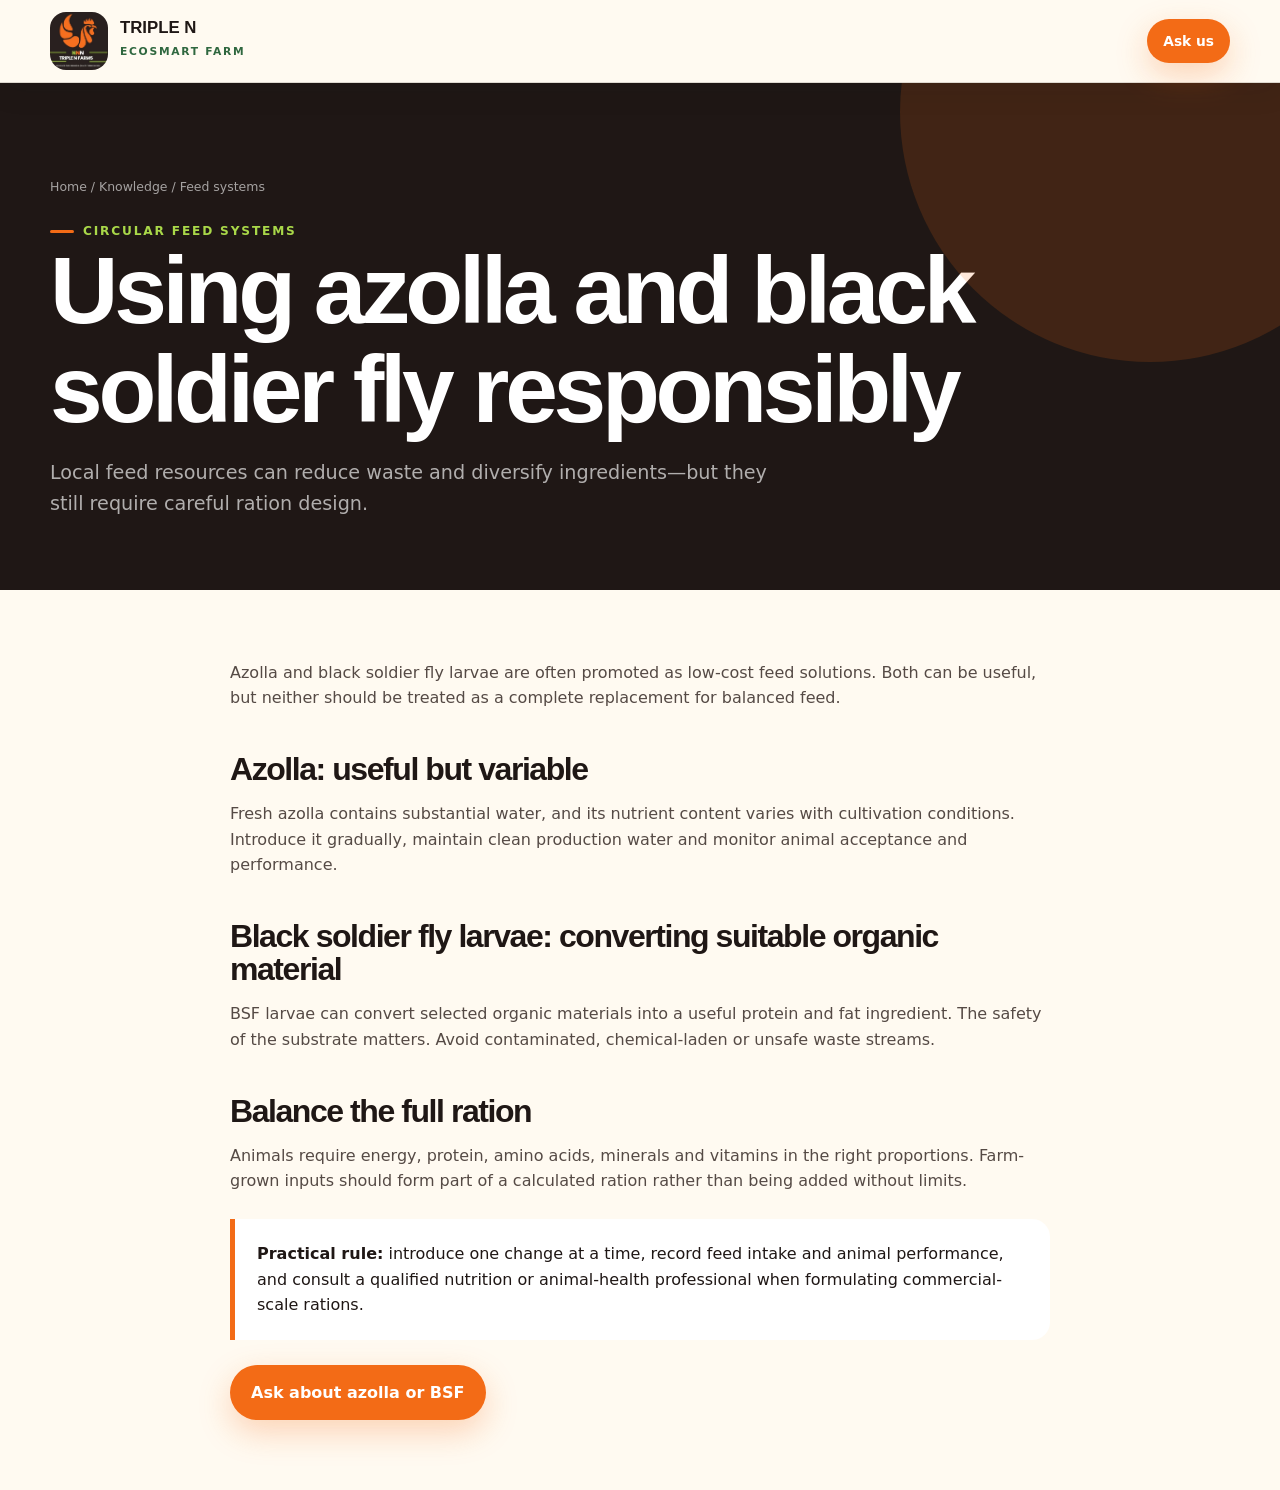
<file: azolla-and-bsf.html>
<!DOCTYPE html>
<html lang="en"><head><meta charset="utf-8"/><meta content="width=device-width,initial-scale=1,viewport-fit=cover" name="viewport"/><title>Azolla and Black Soldier Fly in Livestock Feed | Triple N Farm</title><meta content="A practical guide to using azolla and black soldier fly larvae as supplementary feed resources without compromising balanced livestock nutrition." name="description"/><link href="https://triplenfarm.com/azolla-and-bsf.html" rel="canonical"/><style>
:root{
  --ink:#1f1715;--ink2:#2b211e;--cream:#fffaf1;--paper:#f5f1e8;--white:#fff;
  --orange:#f36b16;--orange2:#ff8d36;--lime:#a9d849;--green:#2f673f;--green2:#173d29;
  --muted:#6f655f;--line:rgba(31,23,21,.13);--shadow:0 22px 70px rgba(31,23,21,.14);
  --radius:28px;--radius2:18px;--max:1180px
}
*{box-sizing:border-box}html{scroll-behavior:smooth}body{margin:0;font-family:Inter,ui-sans-serif,system-ui,-apple-system,BlinkMacSystemFont,"Segoe UI",sans-serif;background:var(--cream);color:var(--ink);line-height:1.6;overflow-x:hidden}body.modal-open{overflow:hidden}a{color:inherit;text-decoration:none}button,input,select,textarea{font:inherit}img,svg{display:block;max-width:100%}.container{width:min(var(--max),calc(100% - 36px));margin:auto}.eyebrow{display:inline-flex;align-items:center;gap:9px;font-size:.76rem;letter-spacing:.15em;text-transform:uppercase;font-weight:850;color:var(--green)}.eyebrow:before{content:"";width:24px;height:3px;border-radius:99px;background:var(--orange)}h1,h2,h3,.display{font-family:"Arial Black",Inter,sans-serif;line-height:1.04;letter-spacing:-.045em;margin:0}h1{font-size:clamp(3rem,7.4vw,6.7rem)}h2{font-size:clamp(2.2rem,4.8vw,4.6rem)}h3{font-size:1.25rem}p{margin:0}.lead{font-size:clamp(1rem,1.5vw,1.22rem);color:var(--muted)}.section{padding:110px 0}.section-sm{padding:72px 0}.section-head{display:flex;align-items:end;justify-content:space-between;gap:26px;margin-bottom:42px}.section-head>div{max-width:760px}.section-head p{max-width:460px}.btn{display:inline-flex;align-items:center;justify-content:center;gap:10px;padding:14px 20px;border-radius:999px;font-weight:850;border:1px solid transparent;cursor:pointer;transition:.25s transform,.25s background,.25s box-shadow,.25s color}.btn:hover{transform:translateY(-3px)}.btn-primary{background:var(--orange);color:#fff;box-shadow:0 12px 32px rgba(243,107,22,.27)}.btn-primary:hover{background:#dc5808}.btn-dark{background:var(--ink);color:white}.btn-outline{border-color:var(--line);background:rgba(255,255,255,.72);backdrop-filter:blur(14px)}.btn-sm{padding:10px 15px;font-size:.86rem}.icon-btn{width:46px;height:46px;border-radius:50%;display:grid;place-items:center;border:1px solid var(--line);background:#fff;cursor:pointer}.topbar{background:var(--ink);color:#fff;font-size:.78rem}.topbar .container{min-height:38px;display:flex;justify-content:space-between;align-items:center;gap:18px}.topbar strong{color:var(--lime)}.nav{position:sticky;top:0;z-index:50;background:rgba(255,250,241,.88);border-bottom:1px solid var(--line);backdrop-filter:blur(18px)}.nav-inner{height:82px;display:flex;align-items:center;justify-content:space-between;gap:24px}.brand{display:flex;align-items:center;gap:12px}.brand img{width:58px;height:58px;object-fit:cover;border-radius:16px}.brand-copy strong{display:block;font-family:"Arial Black",sans-serif;font-size:1.05rem;line-height:1}.brand-copy span{font-size:.67rem;text-transform:uppercase;letter-spacing:.16em;color:var(--green);font-weight:800}.nav-links{display:flex;gap:25px;align-items:center;font-size:.91rem;font-weight:750}.nav-links a{position:relative}.nav-links a:after{content:"";position:absolute;height:2px;left:0;right:100%;bottom:-8px;background:var(--orange);transition:.2s}.nav-links a:hover:after{right:0}.nav-actions{display:flex;gap:10px;align-items:center}.menu-btn{display:none}.mobile-menu{display:none;padding:12px 18px 22px;border-top:1px solid var(--line)}.mobile-menu.open{display:grid;gap:8px}.mobile-menu a{padding:12px;border-radius:12px;font-weight:750}.hero{min-height:calc(100vh - 120px);position:relative;display:grid;align-items:center;overflow:hidden;background:radial-gradient(circle at 82% 18%,rgba(169,216,73,.27),transparent 25%),radial-gradient(circle at 12% 76%,rgba(243,107,22,.17),transparent 30%),var(--cream)}.hero:before{content:"";position:absolute;inset:0;background-image:linear-gradient(rgba(31,23,21,.035) 1px,transparent 1px),linear-gradient(90deg,rgba(31,23,21,.035) 1px,transparent 1px);background-size:46px 46px;mask-image:linear-gradient(to bottom,#000,transparent 82%)}.hero-grid{display:grid;grid-template-columns:1.04fr .96fr;gap:54px;align-items:center;padding:72px 0 78px;position:relative;z-index:1}.hero-copy .eyebrow{margin-bottom:22px}.hero-copy h1 span{color:var(--orange)}.hero-copy .lead{max-width:680px;margin:28px 0}.hero-actions{display:flex;flex-wrap:wrap;gap:13px}.hero-trust{margin-top:32px;display:flex;align-items:center;gap:13px;color:var(--muted);font-size:.88rem}.trust-dots{display:flex}.trust-dots i{width:32px;height:32px;border-radius:50%;margin-left:-8px;border:3px solid var(--cream);display:grid;place-items:center;background:var(--green);color:white;font-style:normal;font-size:.7rem}.trust-dots i:nth-child(2){background:var(--orange)}.trust-dots i:nth-child(3){background:var(--lime);color:var(--ink)}.hero-stage{position:relative;min-height:580px}.hero-logo-card{position:absolute;inset:35px 30px 58px 56px;border-radius:42px;background:var(--ink);box-shadow:var(--shadow);overflow:hidden;display:grid;place-items:center;transform:rotate(2deg)}.hero-logo-card:before{content:"";position:absolute;width:360px;height:360px;border-radius:50%;background:rgba(243,107,22,.12);filter:blur(2px);top:-120px;right:-90px}.hero-logo-card:after{content:"";position:absolute;inset:auto 0 0;height:40%;background:linear-gradient(transparent,rgba(0,0,0,.42))}.hero-logo-card img{width:76%;max-height:76%;object-fit:contain;position:relative;z-index:1}.orbit{position:absolute;border:1px dashed rgba(47,103,63,.35);border-radius:50%;animation:spin 25s linear infinite}.orbit.o1{width:500px;height:500px;right:-60px;top:20px}.orbit.o2{width:360px;height:360px;right:12px;top:92px;animation-direction:reverse}.float-card{position:absolute;background:rgba(255,255,255,.92);backdrop-filter:blur(14px);border:1px solid rgba(255,255,255,.8);box-shadow:0 18px 45px rgba(31,23,21,.13);padding:16px 18px;border-radius:20px;font-weight:800;z-index:3;animation:float 4.5s ease-in-out infinite}.float-card small{display:block;font-size:.7rem;color:var(--muted);font-weight:700}.float-card.f1{left:0;top:85px}.float-card.f2{right:0;bottom:105px;animation-delay:-1.4s}.float-card.f3{left:28px;bottom:24px;animation-delay:-2.8s}.hero-scroll{position:absolute;bottom:22px;left:50%;transform:translateX(-50%);font-size:.72rem;letter-spacing:.13em;text-transform:uppercase;color:var(--muted)}.hero-scroll:after{content:"";display:block;margin:8px auto;width:1px;height:38px;background:linear-gradient(var(--orange),transparent)}@keyframes spin{to{transform:rotate(360deg)}}@keyframes float{50%{transform:translateY(-11px)}}.ticker{background:var(--orange);color:#fff;overflow:hidden;border-block:1px solid rgba(255,255,255,.18)}.ticker-track{display:flex;width:max-content;animation:ticker 28s linear infinite}.ticker-item{padding:14px 30px;font-weight:900;text-transform:uppercase;letter-spacing:.12em;font-size:.78rem;white-space:nowrap}.ticker-item:after{content:"✦";margin-left:30px;color:var(--lime)}@keyframes ticker{to{transform:translateX(-50%)}}.proof-grid{display:grid;grid-template-columns:repeat(4,1fr);gap:16px}.proof{padding:25px;border:1px solid var(--line);border-radius:22px;background:rgba(255,255,255,.55)}.proof strong{display:block;font-size:1.55rem;font-family:"Arial Black",sans-serif}.proof span{font-size:.82rem;color:var(--muted)}.catalog-shell{background:var(--ink);color:white;border-radius:42px;padding:38px;position:relative;overflow:hidden}.catalog-shell:before{content:"";position:absolute;width:430px;height:430px;border-radius:50%;background:rgba(243,107,22,.12);right:-170px;top:-180px}.filters{display:flex;flex-wrap:wrap;gap:9px;margin:26px 0}.filter{border:1px solid rgba(255,255,255,.16);background:rgba(255,255,255,.06);color:#fff;border-radius:999px;padding:10px 16px;font-weight:800;cursor:pointer}.filter.active,.filter:hover{background:var(--lime);color:var(--ink);border-color:var(--lime)}.product-grid{display:grid;grid-template-columns:repeat(3,1fr);gap:18px;position:relative}.product-card{background:#fff;color:var(--ink);border-radius:26px;overflow:hidden;transition:.3s transform,.3s box-shadow;position:relative}.product-card:hover{transform:translateY(-8px);box-shadow:0 20px 45px rgba(0,0,0,.25)}.product-art{height:190px;display:grid;place-items:center;position:relative;overflow:hidden;background:linear-gradient(135deg,#f4eee0,#fff)}.product-art svg{width:68%;height:68%}.stock{position:absolute;top:14px;left:14px;border-radius:999px;padding:7px 10px;font-size:.68rem;text-transform:uppercase;letter-spacing:.08em;font-weight:900;background:#e8f8d7;color:#2f673f}.stock.limited{background:#fff0d4;color:#945400}.stock.preorder{background:#f4e5ff;color:#6c2a90}.product-body{padding:21px}.product-meta{display:flex;justify-content:space-between;gap:12px;color:var(--muted);font-size:.76rem;margin-bottom:8px}.product-body p{color:var(--muted);font-size:.88rem;margin:10px 0 18px}.product-actions{display:flex;gap:8px}.product-actions .btn{flex:1;padding:11px 12px;font-size:.78rem}.product-card.hidden{display:none}.system-wrap{display:grid;grid-template-columns:.82fr 1.18fr;gap:26px;align-items:stretch}.system-nav{display:grid;gap:10px}.system-btn{display:flex;align-items:center;gap:15px;text-align:left;padding:18px;border:1px solid var(--line);border-radius:20px;background:#fff;cursor:pointer;transition:.25s}.system-btn:hover,.system-btn.active{background:var(--ink);color:#fff;transform:translateX(7px)}.system-btn .num{width:42px;height:42px;border-radius:14px;display:grid;place-items:center;background:var(--paper);color:var(--orange);font-weight:900}.system-btn.active .num{background:var(--orange);color:#fff}.system-stage{border-radius:34px;background:linear-gradient(145deg,var(--green2),var(--green));color:#fff;padding:36px;position:relative;min-height:500px;overflow:hidden}.system-stage:before{content:"";position:absolute;inset:0;background-image:radial-gradient(rgba(255,255,255,.08) 1px,transparent 1px);background-size:19px 19px}.system-visual{position:absolute;right:5%;top:10%;width:52%;aspect-ratio:1;border-radius:50%;border:1px solid rgba(255,255,255,.22);animation:spin 30s linear infinite}.system-node{position:absolute;width:78px;height:78px;border-radius:24px;background:#fff;color:var(--ink);display:grid;place-items:center;font-size:1.8rem;box-shadow:0 13px 30px rgba(0,0,0,.17);animation:spin 30s linear reverse infinite}.system-node:nth-child(1){left:50%;top:-39px}.system-node:nth-child(2){right:-39px;top:50%}.system-node:nth-child(3){left:50%;bottom:-39px}.system-node:nth-child(4){left:-39px;top:50%}.system-copy{position:relative;z-index:2;width:48%;display:flex;flex-direction:column;justify-content:flex-end;height:100%}.system-copy .tag{font-size:.72rem;text-transform:uppercase;letter-spacing:.14em;color:var(--lime);font-weight:900}.system-copy h3{font-size:2.15rem;margin:12px 0}.system-copy p{color:rgba(255,255,255,.78)}.system-metrics{display:grid;grid-template-columns:1fr 1fr;gap:10px;margin-top:22px}.system-metrics div{padding:14px;border:1px solid rgba(255,255,255,.13);border-radius:15px;background:rgba(255,255,255,.06)}.system-metrics small{display:block;color:rgba(255,255,255,.6)}.story{background:var(--paper)}.story-grid{display:grid;grid-template-columns:.95fr 1.05fr;gap:58px;align-items:center}.story-art{position:relative;min-height:540px}.story-main{position:absolute;inset:0 42px 38px 0;background:var(--ink);border-radius:36px;overflow:hidden;display:grid;place-items:center}.story-main img{width:70%;filter:drop-shadow(0 20px 18px rgba(0,0,0,.25))}.story-badge{position:absolute;right:0;bottom:0;width:190px;height:190px;border-radius:50%;background:var(--lime);display:grid;place-items:center;text-align:center;font-family:"Arial Black",sans-serif;transform:rotate(8deg);box-shadow:var(--shadow)}.story-points{display:grid;gap:16px;margin:27px 0}.story-point{display:flex;gap:14px}.story-point i{flex:0 0 34px;height:34px;border-radius:12px;background:rgba(169,216,73,.27);display:grid;place-items:center;font-style:normal}.impact-band{background:var(--orange);color:white}.impact-grid{display:grid;grid-template-columns:repeat(4,1fr)}.impact-item{padding:34px;border-right:1px solid rgba(255,255,255,.22)}.impact-item:last-child{border:0}.impact-item strong{font-family:"Arial Black",sans-serif;font-size:clamp(2rem,4vw,4rem);display:block}.impact-item span{font-size:.82rem;text-transform:uppercase;letter-spacing:.12em;font-weight:800}.blog-grid{display:grid;grid-template-columns:1.1fr .9fr .9fr;gap:18px}.post{border-radius:26px;border:1px solid var(--line);background:#fff;overflow:hidden;transition:.3s}.post:hover{transform:translateY(-6px);box-shadow:var(--shadow)}.post-art{height:190px;padding:24px;display:flex;align-items:flex-end;background:linear-gradient(135deg,var(--green2),var(--green));color:#fff}.post:first-child .post-art{height:260px;background:linear-gradient(135deg,var(--orange),#9f3900)}.post:nth-child(3) .post-art{background:linear-gradient(135deg,#252020,#4a322c)}.post-art .glyph{font-size:4.4rem;filter:drop-shadow(0 8px 20px rgba(0,0,0,.2))}.post-body{padding:22px}.post-body small{color:var(--orange);font-weight:850;text-transform:uppercase;letter-spacing:.1em}.post-body h3{margin:10px 0}.post-body p{color:var(--muted);font-size:.88rem}.cta{border-radius:42px;background:var(--ink);color:white;padding:58px;display:grid;grid-template-columns:1fr auto;gap:30px;align-items:center;position:relative;overflow:hidden}.cta:after{content:"";position:absolute;width:310px;height:310px;border-radius:50%;background:var(--orange);right:-120px;bottom:-200px}.cta p{color:rgba(255,255,255,.72);max-width:650px;margin-top:14px}.cta .btn{position:relative;z-index:2}.footer{background:#171210;color:#fff;padding:72px 0 24px}.footer-grid{display:grid;grid-template-columns:1.4fr repeat(3,1fr);gap:45px}.footer-brand img{width:98px;border-radius:22px}.footer-brand p{color:rgba(255,255,255,.62);max-width:360px;margin:18px 0}.footer h4{margin:0 0 16px}.footer-links{display:grid;gap:10px;color:rgba(255,255,255,.67);font-size:.9rem}.footer-bottom{border-top:1px solid rgba(255,255,255,.12);margin-top:46px;padding-top:22px;display:flex;justify-content:space-between;gap:16px;color:rgba(255,255,255,.48);font-size:.78rem}.whatsapp{position:fixed;z-index:70;right:22px;bottom:22px;background:#25d366;color:white;border-radius:999px;padding:13px 18px;display:flex;align-items:center;gap:9px;font-weight:900;box-shadow:0 15px 40px rgba(37,211,102,.35);transition:.25s}.whatsapp:hover{transform:translateY(-5px) scale(1.02)}.modal{position:fixed;inset:0;z-index:100;background:rgba(17,12,10,.72);backdrop-filter:blur(10px);display:none;place-items:center;padding:18px}.modal.open{display:grid}.modal-card{width:min(760px,100%);max-height:92vh;overflow:auto;background:var(--cream);border-radius:30px;padding:28px;position:relative}.modal-close{position:absolute;right:18px;top:18px}.modal-grid{display:grid;grid-template-columns:.85fr 1.15fr;gap:28px;align-items:center}.modal-art{min-height:300px;border-radius:24px;background:linear-gradient(135deg,#f4eee0,#fff);display:grid;place-items:center}.modal-art svg{width:70%}.form-grid{display:grid;grid-template-columns:1fr 1fr;gap:14px}.field{display:grid;gap:7px}.field.full{grid-column:1/-1}.field label{font-size:.75rem;font-weight:850;text-transform:uppercase;letter-spacing:.08em}.field input,.field select,.field textarea{width:100%;border:1px solid var(--line);border-radius:14px;padding:13px;background:#fff;color:var(--ink);outline:none}.field input:focus,.field textarea:focus,.field select:focus{border-color:var(--orange);box-shadow:0 0 0 4px rgba(243,107,22,.12)}.toast{position:fixed;z-index:120;left:50%;bottom:25px;transform:translate(-50%,120px);background:var(--ink);color:#fff;border-radius:999px;padding:12px 18px;font-weight:800;transition:.3s}.toast.show{transform:translate(-50%,0)}.reveal{opacity:0;transform:translateY(26px);transition:.75s ease}.reveal.visible{opacity:1;transform:none}.page-hero{padding:95px 0 70px;background:var(--ink);color:#fff;position:relative;overflow:hidden}.page-hero:after{content:"";position:absolute;width:500px;height:500px;border-radius:50%;background:rgba(243,107,22,.16);right:-120px;top:-220px}.page-hero .lead{color:rgba(255,255,255,.65);max-width:720px;margin-top:20px}.article{width:min(820px,calc(100% - 36px));margin:70px auto}.article h2{font-size:2rem;margin-top:42px}.article p,.article li{color:#554a45}.article p{margin:15px 0}.article img{border-radius:24px}.article-note{padding:22px;border-left:5px solid var(--orange);background:#fff;border-radius:0 18px 18px 0;margin:25px 0}.breadcrumbs{font-size:.78rem;color:rgba(255,255,255,.6);margin-bottom:18px}.skip{position:absolute;left:-9999px}.skip:focus{left:12px;top:12px;z-index:200;background:#fff;padding:12px;border-radius:10px}
@media(max-width:960px){.nav-links{display:none}.menu-btn{display:grid}.hero-grid,.story-grid,.system-wrap{grid-template-columns:1fr}.hero-stage{min-height:500px}.product-grid{grid-template-columns:repeat(2,1fr)}.proof-grid,.impact-grid{grid-template-columns:repeat(2,1fr)}.blog-grid{grid-template-columns:1fr 1fr}.post:first-child{grid-column:1/-1}.footer-grid{grid-template-columns:1fr 1fr}.system-copy{width:55%}.cta{grid-template-columns:1fr}.section{padding:86px 0}}
@media(max-width:650px){.topbar .container{justify-content:center}.topbar span:last-child{display:none}.nav-inner{height:72px}.brand img{width:48px;height:48px}.brand-copy span{display:none}.nav-actions .btn{display:none}.hero-grid{padding:54px 0}.hero-stage{min-height:410px}.hero-logo-card{inset:20px 8px 40px 25px}.orbit.o1{width:380px;height:380px}.float-card{font-size:.76rem;padding:12px}.float-card.f1{top:35px}.float-card.f2{bottom:76px}.section-head{display:block}.section-head p{margin-top:15px}.proof-grid,.impact-grid,.product-grid,.blog-grid,.footer-grid,.form-grid{grid-template-columns:1fr}.catalog-shell{padding:24px 15px;border-radius:28px}.system-stage{min-height:600px;padding:26px}.system-copy{width:100%;padding-top:330px}.system-visual{width:76%;right:12%;top:10%}.story-art{min-height:430px}.story-badge{width:145px;height:145px;font-size:.86rem}.impact-item{border-right:0;border-bottom:1px solid rgba(255,255,255,.22)}.cta{padding:38px 25px}.footer-bottom{display:block}.modal-grid{grid-template-columns:1fr}.modal-art{min-height:220px}.whatsapp span{display:none}.whatsapp{width:56px;height:56px;padding:0;justify-content:center}.section{padding:70px 0}}
@media(prefers-reduced-motion:reduce){*,*:before,*:after{animation:none!important;scroll-behavior:auto!important;transition-duration:.01ms!important}}


/* Production mobile hardening — v4 */
html{-webkit-text-size-adjust:100%;text-size-adjust:100%;overflow-x:hidden}
body{min-width:320px;overflow-x:hidden;touch-action:manipulation}
img,svg,video,canvas{max-width:100%;height:auto}
button,a,input,select,textarea{font:inherit}
button,a{touch-action:manipulation}
:focus-visible{outline:3px solid #ff7a00;outline-offset:3px}
@supports(height:100dvh){.hero{min-height:calc(100dvh - 104px)}}
@media(max-width:650px){
  .container{width:min(100% - 28px,1180px)}
  .topbar{font-size:.72rem}
  .nav-inner{height:68px}
  .brand-copy strong{font-size:.92rem}
  .hero{min-height:auto}
  .hero-grid{padding:38px 0 54px;gap:26px}
  .hero-copy h1{font-size:clamp(2.35rem,12vw,3.55rem);line-height:.98}
  .hero-copy p{font-size:1rem;line-height:1.65}
  .hero-actions{display:grid;grid-template-columns:1fr;gap:12px}
  .hero-actions .btn{width:100%;min-height:50px}
  .hero-stage{min-height:345px}
  .hero-logo-card{inset:12px 8px 32px 18px;border-radius:28px}
  .float-card{max-width:150px}
  .float-card.f1{top:18px;right:0}
  .float-card.f2{bottom:40px;left:0}
  .proof-grid{gap:12px}
  .proof-card{padding:20px}
  .filter-row{display:flex;overflow-x:auto;flex-wrap:nowrap;padding-bottom:8px;scrollbar-width:none;-webkit-overflow-scrolling:touch}
  .filter-row::-webkit-scrollbar{display:none}
  .filter-btn{flex:0 0 auto;min-height:44px}
  .product-card{border-radius:22px}
  .product-body{padding:20px}
  .system-stage{min-height:auto;padding:22px 16px 28px}
  .system-visual{position:relative!important;inset:auto!important;width:290px!important;max-width:90%;height:290px;margin:0 auto 22px}
  .system-copy{width:100%;padding-top:0!important}
  .system-node{width:68px!important;height:68px!important;font-size:.72rem!important}
  .story-art{min-height:340px}
  .story-copy h2,.section-head h2{font-size:clamp(2rem,9vw,2.7rem)}
  .cta-actions{display:grid;grid-template-columns:1fr;width:100%}
  .cta-actions .btn{width:100%}
  input,select,textarea{font-size:16px!important}
  .modal{padding:10px}
  .modal-card{max-height:92dvh;border-radius:22px}
  .mobile-panel a{min-height:48px;display:flex;align-items:center}
  .whatsapp{bottom:calc(16px + env(safe-area-inset-bottom));right:16px}
  footer{padding-bottom:calc(28px + env(safe-area-inset-bottom))}
}
@media(max-width:380px){
  .hero-copy h1{font-size:2.25rem}
  .hero-stage{min-height:315px}
  .system-visual{width:260px!important;height:260px}
  .system-node{width:62px!important;height:62px!important}
}
</style>
<style>html{scroll-padding-top:92px}body{padding-top:82px}.nav{position:fixed!important;top:0;left:0;right:0;width:100%;z-index:1000;background:rgba(255,250,241,.96)!important;box-shadow:0 8px 30px rgba(31,23,21,.08);backdrop-filter:blur(20px);-webkit-backdrop-filter:blur(20px)}@media(max-width:1000px){body{padding-top:72px}.nav-inner{height:72px}}</style></head><body><nav class="nav"><div class="container nav-inner"><a class="brand" href="/"><img alt="Triple N logo" src="[data-uri]"/><span class="brand-copy"><strong>TRIPLE N</strong><span>EcoSmart Farm</span></span></a><a class="btn btn-primary btn-sm" href="https://wa.me/265998768510">Ask us</a></div></nav><header class="page-hero"><div class="container"><div class="breadcrumbs"><a href="/">Home</a> / <a href="/knowledge.html">Knowledge</a> / Feed systems</div><span class="eyebrow" style="color:var(--lime)">Circular feed systems</span><h1>Using azolla and black soldier fly responsibly</h1><p class="lead">Local feed resources can reduce waste and diversify ingredients—but they still require careful ration design.</p></div></header><article class="article"><p>Azolla and black soldier fly larvae are often promoted as low-cost feed solutions. Both can be useful, but neither should be treated as a complete replacement for balanced feed.</p><h2>Azolla: useful but variable</h2><p>Fresh azolla contains substantial water, and its nutrient content varies with cultivation conditions. Introduce it gradually, maintain clean production water and monitor animal acceptance and performance.</p><h2>Black soldier fly larvae: converting suitable organic material</h2><p>BSF larvae can convert selected organic materials into a useful protein and fat ingredient. The safety of the substrate matters. Avoid contaminated, chemical-laden or unsafe waste streams.</p><h2>Balance the full ration</h2><p>Animals require energy, protein, amino acids, minerals and vitamins in the right proportions. Farm-grown inputs should form part of a calculated ration rather than being added without limits.</p><div class="article-note"><strong>Practical rule:</strong> introduce one change at a time, record feed intake and animal performance, and consult a qualified nutrition or animal-health professional when formulating commercial-scale rations.</div><p><a class="btn btn-primary" href="https://wa.me/265998768510?text=Hello%20Triple%20N,%20I%20would%20like%20to%20learn%20about%20azolla%20and%20BSF">Ask about azolla or BSF</a></p></article></body></html>
</file>
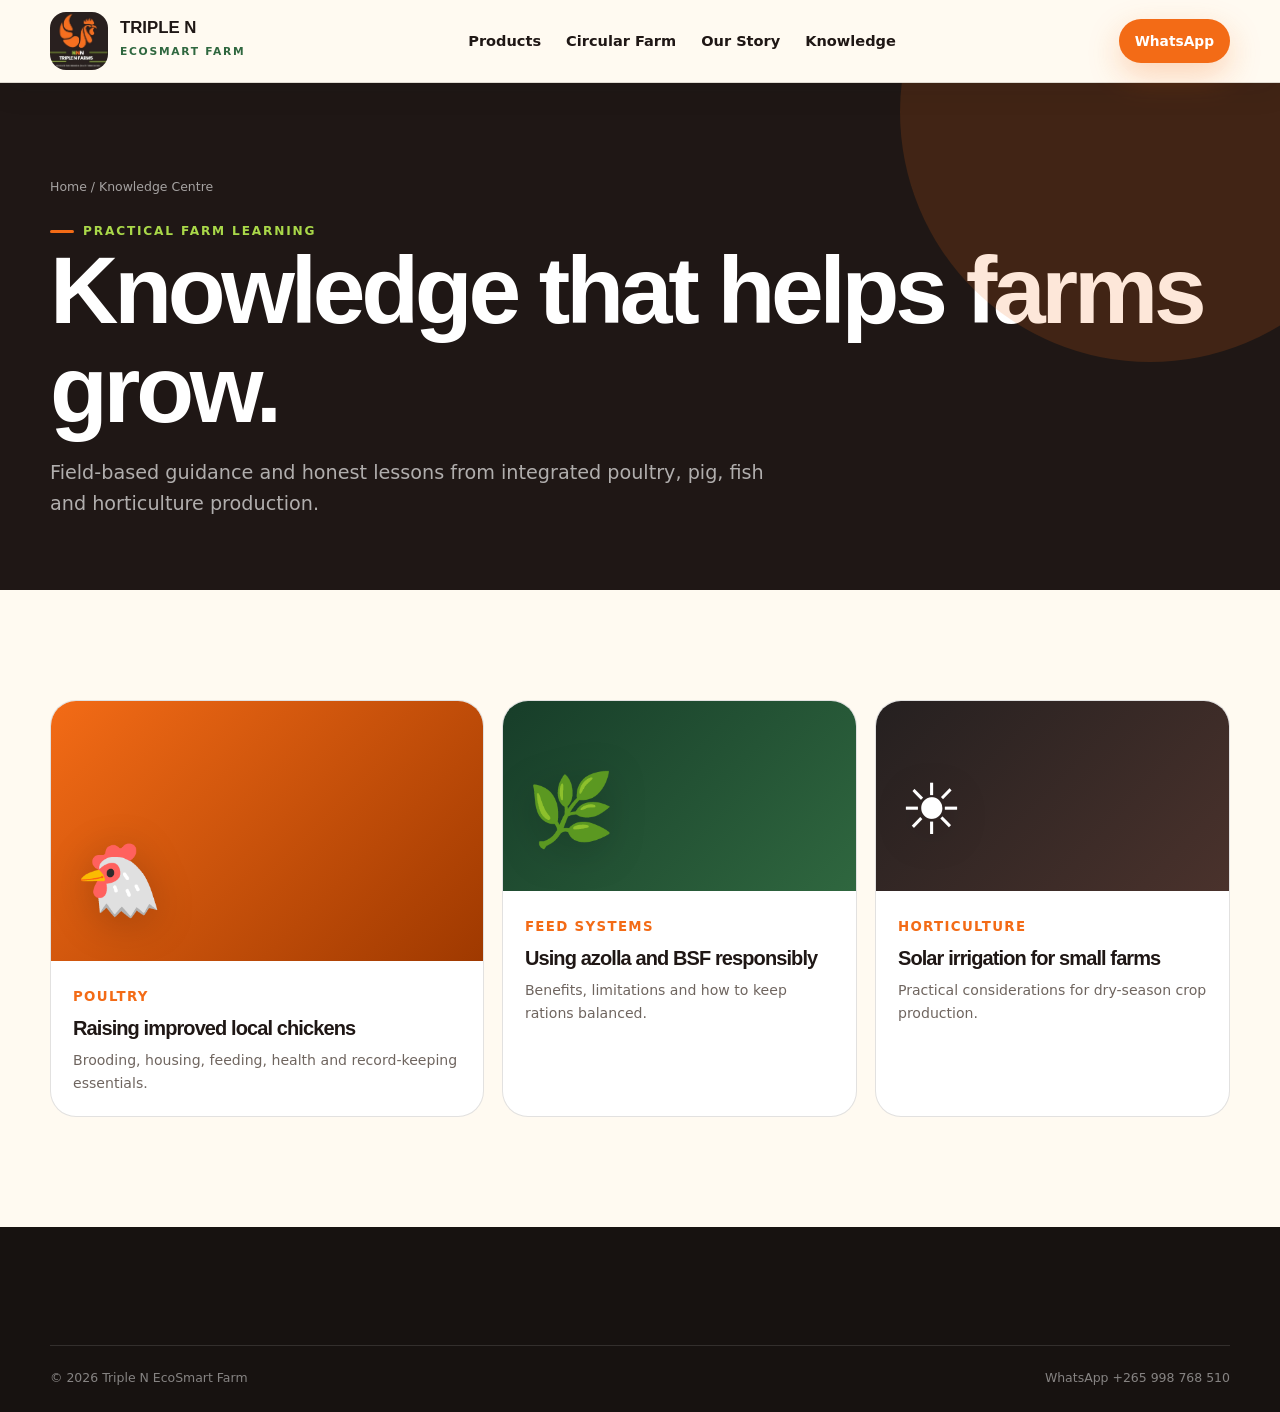
<file: knowledge.html>
<!DOCTYPE html>
<html lang="en"><head><meta charset="utf-8"/><meta content="width=device-width,initial-scale=1,viewport-fit=cover" name="viewport"/><title>Farm Knowledge Centre | Triple N EcoSmart Farm</title><meta content="Practical articles on poultry, pigs, fish, solar irrigation, azolla, black soldier fly and circular farming from Triple N EcoSmart Farm in Malawi." name="description"/><link href="https://triplenfarm.com/knowledge.html" rel="canonical"/><link href="[data-uri]" rel="icon"/><style>
:root{
  --ink:#1f1715;--ink2:#2b211e;--cream:#fffaf1;--paper:#f5f1e8;--white:#fff;
  --orange:#f36b16;--orange2:#ff8d36;--lime:#a9d849;--green:#2f673f;--green2:#173d29;
  --muted:#6f655f;--line:rgba(31,23,21,.13);--shadow:0 22px 70px rgba(31,23,21,.14);
  --radius:28px;--radius2:18px;--max:1180px
}
*{box-sizing:border-box}html{scroll-behavior:smooth}body{margin:0;font-family:Inter,ui-sans-serif,system-ui,-apple-system,BlinkMacSystemFont,"Segoe UI",sans-serif;background:var(--cream);color:var(--ink);line-height:1.6;overflow-x:hidden}body.modal-open{overflow:hidden}a{color:inherit;text-decoration:none}button,input,select,textarea{font:inherit}img,svg{display:block;max-width:100%}.container{width:min(var(--max),calc(100% - 36px));margin:auto}.eyebrow{display:inline-flex;align-items:center;gap:9px;font-size:.76rem;letter-spacing:.15em;text-transform:uppercase;font-weight:850;color:var(--green)}.eyebrow:before{content:"";width:24px;height:3px;border-radius:99px;background:var(--orange)}h1,h2,h3,.display{font-family:"Arial Black",Inter,sans-serif;line-height:1.04;letter-spacing:-.045em;margin:0}h1{font-size:clamp(3rem,7.4vw,6.7rem)}h2{font-size:clamp(2.2rem,4.8vw,4.6rem)}h3{font-size:1.25rem}p{margin:0}.lead{font-size:clamp(1rem,1.5vw,1.22rem);color:var(--muted)}.section{padding:110px 0}.section-sm{padding:72px 0}.section-head{display:flex;align-items:end;justify-content:space-between;gap:26px;margin-bottom:42px}.section-head>div{max-width:760px}.section-head p{max-width:460px}.btn{display:inline-flex;align-items:center;justify-content:center;gap:10px;padding:14px 20px;border-radius:999px;font-weight:850;border:1px solid transparent;cursor:pointer;transition:.25s transform,.25s background,.25s box-shadow,.25s color}.btn:hover{transform:translateY(-3px)}.btn-primary{background:var(--orange);color:#fff;box-shadow:0 12px 32px rgba(243,107,22,.27)}.btn-primary:hover{background:#dc5808}.btn-dark{background:var(--ink);color:white}.btn-outline{border-color:var(--line);background:rgba(255,255,255,.72);backdrop-filter:blur(14px)}.btn-sm{padding:10px 15px;font-size:.86rem}.icon-btn{width:46px;height:46px;border-radius:50%;display:grid;place-items:center;border:1px solid var(--line);background:#fff;cursor:pointer}.topbar{background:var(--ink);color:#fff;font-size:.78rem}.topbar .container{min-height:38px;display:flex;justify-content:space-between;align-items:center;gap:18px}.topbar strong{color:var(--lime)}.nav{position:sticky;top:0;z-index:50;background:rgba(255,250,241,.88);border-bottom:1px solid var(--line);backdrop-filter:blur(18px)}.nav-inner{height:82px;display:flex;align-items:center;justify-content:space-between;gap:24px}.brand{display:flex;align-items:center;gap:12px}.brand img{width:58px;height:58px;object-fit:cover;border-radius:16px}.brand-copy strong{display:block;font-family:"Arial Black",sans-serif;font-size:1.05rem;line-height:1}.brand-copy span{font-size:.67rem;text-transform:uppercase;letter-spacing:.16em;color:var(--green);font-weight:800}.nav-links{display:flex;gap:25px;align-items:center;font-size:.91rem;font-weight:750}.nav-links a{position:relative}.nav-links a:after{content:"";position:absolute;height:2px;left:0;right:100%;bottom:-8px;background:var(--orange);transition:.2s}.nav-links a:hover:after{right:0}.nav-actions{display:flex;gap:10px;align-items:center}.menu-btn{display:none}.mobile-menu{display:none;padding:12px 18px 22px;border-top:1px solid var(--line)}.mobile-menu.open{display:grid;gap:8px}.mobile-menu a{padding:12px;border-radius:12px;font-weight:750}.hero{min-height:calc(100vh - 120px);position:relative;display:grid;align-items:center;overflow:hidden;background:radial-gradient(circle at 82% 18%,rgba(169,216,73,.27),transparent 25%),radial-gradient(circle at 12% 76%,rgba(243,107,22,.17),transparent 30%),var(--cream)}.hero:before{content:"";position:absolute;inset:0;background-image:linear-gradient(rgba(31,23,21,.035) 1px,transparent 1px),linear-gradient(90deg,rgba(31,23,21,.035) 1px,transparent 1px);background-size:46px 46px;mask-image:linear-gradient(to bottom,#000,transparent 82%)}.hero-grid{display:grid;grid-template-columns:1.04fr .96fr;gap:54px;align-items:center;padding:72px 0 78px;position:relative;z-index:1}.hero-copy .eyebrow{margin-bottom:22px}.hero-copy h1 span{color:var(--orange)}.hero-copy .lead{max-width:680px;margin:28px 0}.hero-actions{display:flex;flex-wrap:wrap;gap:13px}.hero-trust{margin-top:32px;display:flex;align-items:center;gap:13px;color:var(--muted);font-size:.88rem}.trust-dots{display:flex}.trust-dots i{width:32px;height:32px;border-radius:50%;margin-left:-8px;border:3px solid var(--cream);display:grid;place-items:center;background:var(--green);color:white;font-style:normal;font-size:.7rem}.trust-dots i:nth-child(2){background:var(--orange)}.trust-dots i:nth-child(3){background:var(--lime);color:var(--ink)}.hero-stage{position:relative;min-height:580px}.hero-logo-card{position:absolute;inset:35px 30px 58px 56px;border-radius:42px;background:var(--ink);box-shadow:var(--shadow);overflow:hidden;display:grid;place-items:center;transform:rotate(2deg)}.hero-logo-card:before{content:"";position:absolute;width:360px;height:360px;border-radius:50%;background:rgba(243,107,22,.12);filter:blur(2px);top:-120px;right:-90px}.hero-logo-card:after{content:"";position:absolute;inset:auto 0 0;height:40%;background:linear-gradient(transparent,rgba(0,0,0,.42))}.hero-logo-card img{width:76%;max-height:76%;object-fit:contain;position:relative;z-index:1}.orbit{position:absolute;border:1px dashed rgba(47,103,63,.35);border-radius:50%;animation:spin 25s linear infinite}.orbit.o1{width:500px;height:500px;right:-60px;top:20px}.orbit.o2{width:360px;height:360px;right:12px;top:92px;animation-direction:reverse}.float-card{position:absolute;background:rgba(255,255,255,.92);backdrop-filter:blur(14px);border:1px solid rgba(255,255,255,.8);box-shadow:0 18px 45px rgba(31,23,21,.13);padding:16px 18px;border-radius:20px;font-weight:800;z-index:3;animation:float 4.5s ease-in-out infinite}.float-card small{display:block;font-size:.7rem;color:var(--muted);font-weight:700}.float-card.f1{left:0;top:85px}.float-card.f2{right:0;bottom:105px;animation-delay:-1.4s}.float-card.f3{left:28px;bottom:24px;animation-delay:-2.8s}.hero-scroll{position:absolute;bottom:22px;left:50%;transform:translateX(-50%);font-size:.72rem;letter-spacing:.13em;text-transform:uppercase;color:var(--muted)}.hero-scroll:after{content:"";display:block;margin:8px auto;width:1px;height:38px;background:linear-gradient(var(--orange),transparent)}@keyframes spin{to{transform:rotate(360deg)}}@keyframes float{50%{transform:translateY(-11px)}}.ticker{background:var(--orange);color:#fff;overflow:hidden;border-block:1px solid rgba(255,255,255,.18)}.ticker-track{display:flex;width:max-content;animation:ticker 28s linear infinite}.ticker-item{padding:14px 30px;font-weight:900;text-transform:uppercase;letter-spacing:.12em;font-size:.78rem;white-space:nowrap}.ticker-item:after{content:"✦";margin-left:30px;color:var(--lime)}@keyframes ticker{to{transform:translateX(-50%)}}.proof-grid{display:grid;grid-template-columns:repeat(4,1fr);gap:16px}.proof{padding:25px;border:1px solid var(--line);border-radius:22px;background:rgba(255,255,255,.55)}.proof strong{display:block;font-size:1.55rem;font-family:"Arial Black",sans-serif}.proof span{font-size:.82rem;color:var(--muted)}.catalog-shell{background:var(--ink);color:white;border-radius:42px;padding:38px;position:relative;overflow:hidden}.catalog-shell:before{content:"";position:absolute;width:430px;height:430px;border-radius:50%;background:rgba(243,107,22,.12);right:-170px;top:-180px}.filters{display:flex;flex-wrap:wrap;gap:9px;margin:26px 0}.filter{border:1px solid rgba(255,255,255,.16);background:rgba(255,255,255,.06);color:#fff;border-radius:999px;padding:10px 16px;font-weight:800;cursor:pointer}.filter.active,.filter:hover{background:var(--lime);color:var(--ink);border-color:var(--lime)}.product-grid{display:grid;grid-template-columns:repeat(3,1fr);gap:18px;position:relative}.product-card{background:#fff;color:var(--ink);border-radius:26px;overflow:hidden;transition:.3s transform,.3s box-shadow;position:relative}.product-card:hover{transform:translateY(-8px);box-shadow:0 20px 45px rgba(0,0,0,.25)}.product-art{height:190px;display:grid;place-items:center;position:relative;overflow:hidden;background:linear-gradient(135deg,#f4eee0,#fff)}.product-art svg{width:68%;height:68%}.stock{position:absolute;top:14px;left:14px;border-radius:999px;padding:7px 10px;font-size:.68rem;text-transform:uppercase;letter-spacing:.08em;font-weight:900;background:#e8f8d7;color:#2f673f}.stock.limited{background:#fff0d4;color:#945400}.stock.preorder{background:#f4e5ff;color:#6c2a90}.product-body{padding:21px}.product-meta{display:flex;justify-content:space-between;gap:12px;color:var(--muted);font-size:.76rem;margin-bottom:8px}.product-body p{color:var(--muted);font-size:.88rem;margin:10px 0 18px}.product-actions{display:flex;gap:8px}.product-actions .btn{flex:1;padding:11px 12px;font-size:.78rem}.product-card.hidden{display:none}.system-wrap{display:grid;grid-template-columns:.82fr 1.18fr;gap:26px;align-items:stretch}.system-nav{display:grid;gap:10px}.system-btn{display:flex;align-items:center;gap:15px;text-align:left;padding:18px;border:1px solid var(--line);border-radius:20px;background:#fff;cursor:pointer;transition:.25s}.system-btn:hover,.system-btn.active{background:var(--ink);color:#fff;transform:translateX(7px)}.system-btn .num{width:42px;height:42px;border-radius:14px;display:grid;place-items:center;background:var(--paper);color:var(--orange);font-weight:900}.system-btn.active .num{background:var(--orange);color:#fff}.system-stage{border-radius:34px;background:linear-gradient(145deg,var(--green2),var(--green));color:#fff;padding:36px;position:relative;min-height:500px;overflow:hidden}.system-stage:before{content:"";position:absolute;inset:0;background-image:radial-gradient(rgba(255,255,255,.08) 1px,transparent 1px);background-size:19px 19px}.system-visual{position:absolute;right:5%;top:10%;width:52%;aspect-ratio:1;border-radius:50%;border:1px solid rgba(255,255,255,.22);animation:spin 30s linear infinite}.system-node{position:absolute;width:78px;height:78px;border-radius:24px;background:#fff;color:var(--ink);display:grid;place-items:center;font-size:1.8rem;box-shadow:0 13px 30px rgba(0,0,0,.17);animation:spin 30s linear reverse infinite}.system-node:nth-child(1){left:50%;top:-39px}.system-node:nth-child(2){right:-39px;top:50%}.system-node:nth-child(3){left:50%;bottom:-39px}.system-node:nth-child(4){left:-39px;top:50%}.system-copy{position:relative;z-index:2;width:48%;display:flex;flex-direction:column;justify-content:flex-end;height:100%}.system-copy .tag{font-size:.72rem;text-transform:uppercase;letter-spacing:.14em;color:var(--lime);font-weight:900}.system-copy h3{font-size:2.15rem;margin:12px 0}.system-copy p{color:rgba(255,255,255,.78)}.system-metrics{display:grid;grid-template-columns:1fr 1fr;gap:10px;margin-top:22px}.system-metrics div{padding:14px;border:1px solid rgba(255,255,255,.13);border-radius:15px;background:rgba(255,255,255,.06)}.system-metrics small{display:block;color:rgba(255,255,255,.6)}.story{background:var(--paper)}.story-grid{display:grid;grid-template-columns:.95fr 1.05fr;gap:58px;align-items:center}.story-art{position:relative;min-height:540px}.story-main{position:absolute;inset:0 42px 38px 0;background:var(--ink);border-radius:36px;overflow:hidden;display:grid;place-items:center}.story-main img{width:70%;filter:drop-shadow(0 20px 18px rgba(0,0,0,.25))}.story-badge{position:absolute;right:0;bottom:0;width:190px;height:190px;border-radius:50%;background:var(--lime);display:grid;place-items:center;text-align:center;font-family:"Arial Black",sans-serif;transform:rotate(8deg);box-shadow:var(--shadow)}.story-points{display:grid;gap:16px;margin:27px 0}.story-point{display:flex;gap:14px}.story-point i{flex:0 0 34px;height:34px;border-radius:12px;background:rgba(169,216,73,.27);display:grid;place-items:center;font-style:normal}.impact-band{background:var(--orange);color:white}.impact-grid{display:grid;grid-template-columns:repeat(4,1fr)}.impact-item{padding:34px;border-right:1px solid rgba(255,255,255,.22)}.impact-item:last-child{border:0}.impact-item strong{font-family:"Arial Black",sans-serif;font-size:clamp(2rem,4vw,4rem);display:block}.impact-item span{font-size:.82rem;text-transform:uppercase;letter-spacing:.12em;font-weight:800}.blog-grid{display:grid;grid-template-columns:1.1fr .9fr .9fr;gap:18px}.post{border-radius:26px;border:1px solid var(--line);background:#fff;overflow:hidden;transition:.3s}.post:hover{transform:translateY(-6px);box-shadow:var(--shadow)}.post-art{height:190px;padding:24px;display:flex;align-items:flex-end;background:linear-gradient(135deg,var(--green2),var(--green));color:#fff}.post:first-child .post-art{height:260px;background:linear-gradient(135deg,var(--orange),#9f3900)}.post:nth-child(3) .post-art{background:linear-gradient(135deg,#252020,#4a322c)}.post-art .glyph{font-size:4.4rem;filter:drop-shadow(0 8px 20px rgba(0,0,0,.2))}.post-body{padding:22px}.post-body small{color:var(--orange);font-weight:850;text-transform:uppercase;letter-spacing:.1em}.post-body h3{margin:10px 0}.post-body p{color:var(--muted);font-size:.88rem}.cta{border-radius:42px;background:var(--ink);color:white;padding:58px;display:grid;grid-template-columns:1fr auto;gap:30px;align-items:center;position:relative;overflow:hidden}.cta:after{content:"";position:absolute;width:310px;height:310px;border-radius:50%;background:var(--orange);right:-120px;bottom:-200px}.cta p{color:rgba(255,255,255,.72);max-width:650px;margin-top:14px}.cta .btn{position:relative;z-index:2}.footer{background:#171210;color:#fff;padding:72px 0 24px}.footer-grid{display:grid;grid-template-columns:1.4fr repeat(3,1fr);gap:45px}.footer-brand img{width:98px;border-radius:22px}.footer-brand p{color:rgba(255,255,255,.62);max-width:360px;margin:18px 0}.footer h4{margin:0 0 16px}.footer-links{display:grid;gap:10px;color:rgba(255,255,255,.67);font-size:.9rem}.footer-bottom{border-top:1px solid rgba(255,255,255,.12);margin-top:46px;padding-top:22px;display:flex;justify-content:space-between;gap:16px;color:rgba(255,255,255,.48);font-size:.78rem}.whatsapp{position:fixed;z-index:70;right:22px;bottom:22px;background:#25d366;color:white;border-radius:999px;padding:13px 18px;display:flex;align-items:center;gap:9px;font-weight:900;box-shadow:0 15px 40px rgba(37,211,102,.35);transition:.25s}.whatsapp:hover{transform:translateY(-5px) scale(1.02)}.modal{position:fixed;inset:0;z-index:100;background:rgba(17,12,10,.72);backdrop-filter:blur(10px);display:none;place-items:center;padding:18px}.modal.open{display:grid}.modal-card{width:min(760px,100%);max-height:92vh;overflow:auto;background:var(--cream);border-radius:30px;padding:28px;position:relative}.modal-close{position:absolute;right:18px;top:18px}.modal-grid{display:grid;grid-template-columns:.85fr 1.15fr;gap:28px;align-items:center}.modal-art{min-height:300px;border-radius:24px;background:linear-gradient(135deg,#f4eee0,#fff);display:grid;place-items:center}.modal-art svg{width:70%}.form-grid{display:grid;grid-template-columns:1fr 1fr;gap:14px}.field{display:grid;gap:7px}.field.full{grid-column:1/-1}.field label{font-size:.75rem;font-weight:850;text-transform:uppercase;letter-spacing:.08em}.field input,.field select,.field textarea{width:100%;border:1px solid var(--line);border-radius:14px;padding:13px;background:#fff;color:var(--ink);outline:none}.field input:focus,.field textarea:focus,.field select:focus{border-color:var(--orange);box-shadow:0 0 0 4px rgba(243,107,22,.12)}.toast{position:fixed;z-index:120;left:50%;bottom:25px;transform:translate(-50%,120px);background:var(--ink);color:#fff;border-radius:999px;padding:12px 18px;font-weight:800;transition:.3s}.toast.show{transform:translate(-50%,0)}.reveal{opacity:0;transform:translateY(26px);transition:.75s ease}.reveal.visible{opacity:1;transform:none}.page-hero{padding:95px 0 70px;background:var(--ink);color:#fff;position:relative;overflow:hidden}.page-hero:after{content:"";position:absolute;width:500px;height:500px;border-radius:50%;background:rgba(243,107,22,.16);right:-120px;top:-220px}.page-hero .lead{color:rgba(255,255,255,.65);max-width:720px;margin-top:20px}.article{width:min(820px,calc(100% - 36px));margin:70px auto}.article h2{font-size:2rem;margin-top:42px}.article p,.article li{color:#554a45}.article p{margin:15px 0}.article img{border-radius:24px}.article-note{padding:22px;border-left:5px solid var(--orange);background:#fff;border-radius:0 18px 18px 0;margin:25px 0}.breadcrumbs{font-size:.78rem;color:rgba(255,255,255,.6);margin-bottom:18px}.skip{position:absolute;left:-9999px}.skip:focus{left:12px;top:12px;z-index:200;background:#fff;padding:12px;border-radius:10px}
@media(max-width:960px){.nav-links{display:none}.menu-btn{display:grid}.hero-grid,.story-grid,.system-wrap{grid-template-columns:1fr}.hero-stage{min-height:500px}.product-grid{grid-template-columns:repeat(2,1fr)}.proof-grid,.impact-grid{grid-template-columns:repeat(2,1fr)}.blog-grid{grid-template-columns:1fr 1fr}.post:first-child{grid-column:1/-1}.footer-grid{grid-template-columns:1fr 1fr}.system-copy{width:55%}.cta{grid-template-columns:1fr}.section{padding:86px 0}}
@media(max-width:650px){.topbar .container{justify-content:center}.topbar span:last-child{display:none}.nav-inner{height:72px}.brand img{width:48px;height:48px}.brand-copy span{display:none}.nav-actions .btn{display:none}.hero-grid{padding:54px 0}.hero-stage{min-height:410px}.hero-logo-card{inset:20px 8px 40px 25px}.orbit.o1{width:380px;height:380px}.float-card{font-size:.76rem;padding:12px}.float-card.f1{top:35px}.float-card.f2{bottom:76px}.section-head{display:block}.section-head p{margin-top:15px}.proof-grid,.impact-grid,.product-grid,.blog-grid,.footer-grid,.form-grid{grid-template-columns:1fr}.catalog-shell{padding:24px 15px;border-radius:28px}.system-stage{min-height:600px;padding:26px}.system-copy{width:100%;padding-top:330px}.system-visual{width:76%;right:12%;top:10%}.story-art{min-height:430px}.story-badge{width:145px;height:145px;font-size:.86rem}.impact-item{border-right:0;border-bottom:1px solid rgba(255,255,255,.22)}.cta{padding:38px 25px}.footer-bottom{display:block}.modal-grid{grid-template-columns:1fr}.modal-art{min-height:220px}.whatsapp span{display:none}.whatsapp{width:56px;height:56px;padding:0;justify-content:center}.section{padding:70px 0}}
@media(prefers-reduced-motion:reduce){*,*:before,*:after{animation:none!important;scroll-behavior:auto!important;transition-duration:.01ms!important}}


/* Production mobile hardening — v4 */
html{-webkit-text-size-adjust:100%;text-size-adjust:100%;overflow-x:hidden}
body{min-width:320px;overflow-x:hidden;touch-action:manipulation}
img,svg,video,canvas{max-width:100%;height:auto}
button,a,input,select,textarea{font:inherit}
button,a{touch-action:manipulation}
:focus-visible{outline:3px solid #ff7a00;outline-offset:3px}
@supports(height:100dvh){.hero{min-height:calc(100dvh - 104px)}}
@media(max-width:650px){
  .container{width:min(100% - 28px,1180px)}
  .topbar{font-size:.72rem}
  .nav-inner{height:68px}
  .brand-copy strong{font-size:.92rem}
  .hero{min-height:auto}
  .hero-grid{padding:38px 0 54px;gap:26px}
  .hero-copy h1{font-size:clamp(2.35rem,12vw,3.55rem);line-height:.98}
  .hero-copy p{font-size:1rem;line-height:1.65}
  .hero-actions{display:grid;grid-template-columns:1fr;gap:12px}
  .hero-actions .btn{width:100%;min-height:50px}
  .hero-stage{min-height:345px}
  .hero-logo-card{inset:12px 8px 32px 18px;border-radius:28px}
  .float-card{max-width:150px}
  .float-card.f1{top:18px;right:0}
  .float-card.f2{bottom:40px;left:0}
  .proof-grid{gap:12px}
  .proof-card{padding:20px}
  .filter-row{display:flex;overflow-x:auto;flex-wrap:nowrap;padding-bottom:8px;scrollbar-width:none;-webkit-overflow-scrolling:touch}
  .filter-row::-webkit-scrollbar{display:none}
  .filter-btn{flex:0 0 auto;min-height:44px}
  .product-card{border-radius:22px}
  .product-body{padding:20px}
  .system-stage{min-height:auto;padding:22px 16px 28px}
  .system-visual{position:relative!important;inset:auto!important;width:290px!important;max-width:90%;height:290px;margin:0 auto 22px}
  .system-copy{width:100%;padding-top:0!important}
  .system-node{width:68px!important;height:68px!important;font-size:.72rem!important}
  .story-art{min-height:340px}
  .story-copy h2,.section-head h2{font-size:clamp(2rem,9vw,2.7rem)}
  .cta-actions{display:grid;grid-template-columns:1fr;width:100%}
  .cta-actions .btn{width:100%}
  input,select,textarea{font-size:16px!important}
  .modal{padding:10px}
  .modal-card{max-height:92dvh;border-radius:22px}
  .mobile-panel a{min-height:48px;display:flex;align-items:center}
  .whatsapp{bottom:calc(16px + env(safe-area-inset-bottom));right:16px}
  footer{padding-bottom:calc(28px + env(safe-area-inset-bottom))}
}
@media(max-width:380px){
  .hero-copy h1{font-size:2.25rem}
  .hero-stage{min-height:315px}
  .system-visual{width:260px!important;height:260px}
  .system-node{width:62px!important;height:62px!important}
}
</style>
<style>html{scroll-padding-top:92px}body{padding-top:82px}.nav{position:fixed!important;top:0;left:0;right:0;width:100%;z-index:1000;background:rgba(255,250,241,.96)!important;box-shadow:0 8px 30px rgba(31,23,21,.08);backdrop-filter:blur(20px);-webkit-backdrop-filter:blur(20px)}@media(max-width:1000px){body{padding-top:72px}.nav-inner{height:72px}}</style></head><body><nav class="nav"><div class="container nav-inner"><a class="brand" href="/"><img alt="Triple N logo" src="[data-uri]"/><span class="brand-copy"><strong>TRIPLE N</strong><span>EcoSmart Farm</span></span></a><div class="nav-links"><a href="/#products">Products</a><a href="/#system">Circular Farm</a><a href="/#story">Our Story</a><a href="/knowledge.html">Knowledge</a></div><div class="nav-actions"><a class="btn btn-primary btn-sm" href="https://wa.me/265998768510">WhatsApp</a></div></div></nav><header class="page-hero"><div class="container"><div class="breadcrumbs"><a href="/">Home</a> / Knowledge Centre</div><span class="eyebrow" style="color:var(--lime)">Practical farm learning</span><h1>Knowledge that helps farms grow.</h1><p class="lead">Field-based guidance and honest lessons from integrated poultry, pig, fish and horticulture production.</p></div></header><main class="section"><div class="container"><div class="blog-grid"><a class="post" href="/raising-improved-local-chickens.html"><div class="post-art"><span class="glyph">🐔</span></div><div class="post-body"><small>Poultry</small><h3>Raising improved local chickens</h3><p>Brooding, housing, feeding, health and record-keeping essentials.</p></div></a><a class="post" href="/azolla-and-bsf.html"><div class="post-art"><span class="glyph">🌿</span></div><div class="post-body"><small>Feed systems</small><h3>Using azolla and BSF responsibly</h3><p>Benefits, limitations and how to keep rations balanced.</p></div></a><a class="post" href="/solar-irrigation.html"><div class="post-art"><span class="glyph">☀️</span></div><div class="post-body"><small>Horticulture</small><h3>Solar irrigation for small farms</h3><p>Practical considerations for dry-season crop production.</p></div></a></div></div></main><footer class="footer"><div class="container"><div class="footer-bottom"><span>© 2026 Triple N EcoSmart Farm</span><a href="https://wa.me/265998768510">WhatsApp +265 998 768 510</a></div></div></footer><script>
const CONFIG={whatsapp:'265998768510',canonical:'https://triplenfarm.com'};
const PRODUCTS=[
{id:'day-old',name:'Day-old chicks',category:'poultry',stage:'0–7 days',stock:'Available',tone:'available',desc:'Healthy local and improved-local chicks for household and commercial production.',icon:'🐣'},
{id:'sasso',name:'Sasso chickens',category:'poultry',stage:'Chicks to mature',stock:'Pre-order',tone:'preorder',desc:'Hardy dual-purpose birds suitable for meat, eggs and breeding programmes.',icon:'🐔'},
{id:'kuroiler',name:'Kuroiler chickens',category:'poultry',stage:'Chicks to point-of-lay',stock:'Limited',tone:'limited',desc:'Improved free-range birds selected for strong growth and useful egg production.',icon:'🐓'},
{id:'mikolongwe',name:'Mikolongwe chickens',category:'poultry',stage:'Growers & mature',stock:'Available',tone:'available',desc:'Locally adapted improved chickens with familiar appearance and practical performance.',icon:'🐔'},
{id:'pol',name:'Point-of-lay birds',category:'poultry',stage:'Ready to start laying',stock:'Pre-order',tone:'preorder',desc:'Well-managed pullets prepared for customers who want to shorten the rearing period.',icon:'🥚'},
{id:'piglets',name:'Piglets',category:'pigs',stage:'Weaned',stock:'Limited',tone:'limited',desc:'Healthy piglets raised under practical small-farm management and biosecurity.',icon:'🐖'},
{id:'breeding-pigs',name:'Breeding gilts & boars',category:'pigs',stage:'Breeding age',stock:'Enquire',tone:'preorder',desc:'Selected breeding animals supplied according to availability and farm records.',icon:'🐷'},
{id:'fish',name:'Pond-raised fish',category:'fish',stage:'Seasonal harvest',stock:'Enquire',tone:'preorder',desc:'Fresh fish from farm ponds, available around planned harvest cycles.',icon:'🐟'},
{id:'vegetables',name:'Fresh vegetables',category:'crops',stage:'Seasonal',stock:'Available',tone:'available',desc:'Solar-irrigated tomatoes, onions, carrots and leafy vegetables depending on season.',icon:'🥕'},
{id:'azolla',name:'Azolla starter material',category:'inputs',stage:'Farm input',stock:'Limited',tone:'limited',desc:'Starter material and practical guidance for integrating azolla into farm systems.',icon:'🌿'},
{id:'bsf',name:'Black soldier fly support',category:'inputs',stage:'Training & starter systems',stock:'Enquire',tone:'preorder',desc:'Farm demonstrations and practical support for low-cost biological feed production.',icon:'♻️'},
{id:'feed',name:'On-farm feed support',category:'inputs',stage:'Advisory',stock:'Enquire',tone:'preorder',desc:'Practical feed-formulation learning based on locally available ingredients.',icon:'🌾'}
];
const art=(emoji)=>`<svg viewBox="0 0 300 220" aria-hidden="true"><defs><linearGradient id="g" x1="0" x2="1"><stop stop-color="#f36b16"/><stop offset="1" stop-color="#a9d849"/></linearGradient></defs><circle cx="150" cy="110" r="88" fill="url(#g)" opacity=".16"/><circle cx="150" cy="110" r="62" fill="#fff"/><text x="150" y="137" text-anchor="middle" font-size="78">${emoji}</text><path d="M40 185 C90 155 210 155 260 185" fill="none" stroke="#1f1715" stroke-width="8" stroke-linecap="round" opacity=".14"/></svg>`;
function renderProducts(filter='all'){
 const grid=document.querySelector('#productGrid');if(!grid)return;
 grid.innerHTML=PRODUCTS.filter(p=>filter==='all'||p.category===filter).map(p=>`<article class="product-card reveal" data-id="${p.id}"><div class="product-art"><span class="stock ${p.tone}">${p.stock}</span>${art(p.icon)}</div><div class="product-body"><div class="product-meta"><span>${p.category.toUpperCase()}</span><span>${p.stage}</span></div><h3>${p.name}</h3><p>${p.desc}</p><div class="product-actions"><button class="btn btn-outline quick-view" data-id="${p.id}">Details</button><button class="btn btn-primary order-now" data-id="${p.id}">Order</button></div></div></article>`).join('');
 bindProductActions();observeReveals();
}
function bindProductActions(){
 document.querySelectorAll('.quick-view').forEach(b=>b.onclick=()=>openProduct(b.dataset.id));
 document.querySelectorAll('.order-now').forEach(b=>b.onclick=()=>openOrder(b.dataset.id));
}
function openProduct(id){const p=PRODUCTS.find(x=>x.id===id);if(!p)return;const m=document.querySelector('#productModal');m.querySelector('.modal-art').innerHTML=art(p.icon);m.querySelector('[data-modal-title]').textContent=p.name;m.querySelector('[data-modal-stock]').textContent=p.stock;m.querySelector('[data-modal-desc]').textContent=p.desc;m.querySelector('[data-modal-stage]').textContent=p.stage;m.querySelector('[data-modal-order]').onclick=()=>{closeModal('productModal');openOrder(id)};openModal('productModal')}
function openOrder(id=''){const p=PRODUCTS.find(x=>x.id===id);const select=document.querySelector('#orderProduct');if(select){select.innerHTML='<option value="">Select a product</option>'+PRODUCTS.map(x=>`<option value="${x.name}">${x.name}</option>`).join('');if(p)select.value=p.name}openModal('orderModal')}
function openModal(id){document.querySelector('#'+id)?.classList.add('open');document.body.classList.add('modal-open')}
function closeModal(id){document.querySelector('#'+id)?.classList.remove('open');document.body.classList.remove('modal-open')}
function sendWhatsApp(form){const data=new FormData(form);const name=data.get('name')||'Customer';const product=data.get('product')||'a farm product';const qty=data.get('quantity')||'not specified';const location=data.get('location')||'not specified';const message=data.get('message')||'';const text=`Hello Triple N EcoSmart Farm. My name is ${name}. I am interested in ${product}. Quantity: ${qty}. Location: ${location}. ${message}`;window.open(`https://wa.me/${CONFIG.whatsapp}?text=${encodeURIComponent(text)}`,'_blank');showToast('Opening WhatsApp…')}
function showToast(text){const t=document.querySelector('#toast');if(!t)return;t.textContent=text;t.classList.add('show');setTimeout(()=>t.classList.remove('show'),2600)}
const SYSTEM={
 poultry:{tag:'Core livestock enterprise',title:'Poultry supports the whole farm',text:'Chickens generate sales at multiple stages—from day-old chicks to mature birds—while manure is composted for crop production.',input:'Feed, BSF, azolla',output:'Birds, eggs, manure'},
 pigs:{tag:'Nutrient cycling',title:'Pigs convert feed into value',text:'Pig production creates breeding and market opportunities. Manure is collected and composted rather than treated as waste.',input:'Local feed ingredients',output:'Piglets, growers, manure'},
 fish:{tag:'Integrated aquaculture',title:'Fish ponds diversify production',text:'Fish farming broadens food and income sources and can support nutrient-efficient water management around horticulture.',input:'Water, feed, management',output:'Fish, nutrient-rich water'},
 crops:{tag:'Solar-powered horticulture',title:'Sunlight drives irrigation',text:'Solar pumps support drip and open irrigation for tomatoes, onions, carrots and leafy vegetables, improving dry-season resilience.',input:'Solar energy, water, compost',output:'Fresh produce, crop residues'},
 bsf:{tag:'Biological feed innovation',title:'BSF turns organic material into feed',text:'Black soldier fly larvae can convert suitable organic materials into a protein-rich feed ingredient while reducing waste.',input:'Suitable organic residues',output:'Larvae, frass'},
 azolla:{tag:'On-farm feed resource',title:'Azolla adds another local input',text:'Azolla is cultivated as a supplementary farm feed resource, helping diversify ingredients while requiring careful ration balancing.',input:'Water, nutrients, sunlight',output:'Fresh azolla biomass'}
};
function setSystem(key){const s=SYSTEM[key];if(!s)return;document.querySelectorAll('.system-btn').forEach(b=>b.classList.toggle('active',b.dataset.system===key));document.querySelector('#systemTag').textContent=s.tag;document.querySelector('#systemTitle').textContent=s.title;document.querySelector('#systemText').textContent=s.text;document.querySelector('#systemInput').textContent=s.input;document.querySelector('#systemOutput').textContent=s.output}
function observeReveals(){const items=document.querySelectorAll('.reveal:not(.visible)');const io=new IntersectionObserver(es=>es.forEach(e=>{if(e.isIntersecting){e.target.classList.add('visible');io.unobserve(e.target)}}),{threshold:.12});items.forEach(x=>io.observe(x))}
function animateCounters(){document.querySelectorAll('[data-count]').forEach(el=>{const target=+el.dataset.count;const suffix=el.dataset.suffix||'';let start=0;const dur=1300;const tick=(t)=>{if(!el._start)el._start=t;const p=Math.min((t-el._start)/dur,1);el.textContent=Math.floor(target*(1-Math.pow(1-p,3)))+suffix;if(p<1)requestAnimationFrame(tick)};requestAnimationFrame(tick)})}
function init(){
 renderProducts();observeReveals();
 document.querySelectorAll('.filter').forEach(b=>b.onclick=()=>{document.querySelectorAll('.filter').forEach(x=>x.classList.remove('active'));b.classList.add('active');renderProducts(b.dataset.filter)});
 document.querySelectorAll('.system-btn').forEach(b=>b.onclick=()=>setSystem(b.dataset.system));
 document.querySelector('#menuBtn')?.addEventListener('click',()=>document.querySelector('#mobileMenu').classList.toggle('open'));
 document.querySelectorAll('[data-open-order]').forEach(b=>b.onclick=()=>openOrder(b.dataset.openOrder||''));
 document.querySelectorAll('[data-close]').forEach(b=>b.onclick=()=>closeModal(b.dataset.close));
 document.querySelectorAll('.modal').forEach(m=>m.addEventListener('click',e=>{if(e.target===m)closeModal(m.id)}));
 document.querySelector('#orderForm')?.addEventListener('submit',e=>{e.preventDefault();sendWhatsApp(e.currentTarget)});
 document.querySelector('#contactForm')?.addEventListener('submit',e=>{e.preventDefault();sendWhatsApp(e.currentTarget)});
 document.addEventListener('keydown',e=>{if(e.key==='Escape')document.querySelectorAll('.modal.open').forEach(m=>closeModal(m.id))});
 const counterBand=document.querySelector('#impactBand');if(counterBand){new IntersectionObserver((es,io)=>{if(es[0].isIntersecting){animateCounters();io.disconnect()}},{threshold:.35}).observe(counterBand)}
 document.querySelectorAll('a[href^="#"]').forEach(a=>a.addEventListener('click',()=>document.querySelector('#mobileMenu')?.classList.remove('open')));
}
document.addEventListener('DOMContentLoaded',init);

</script></body></html>
</file>
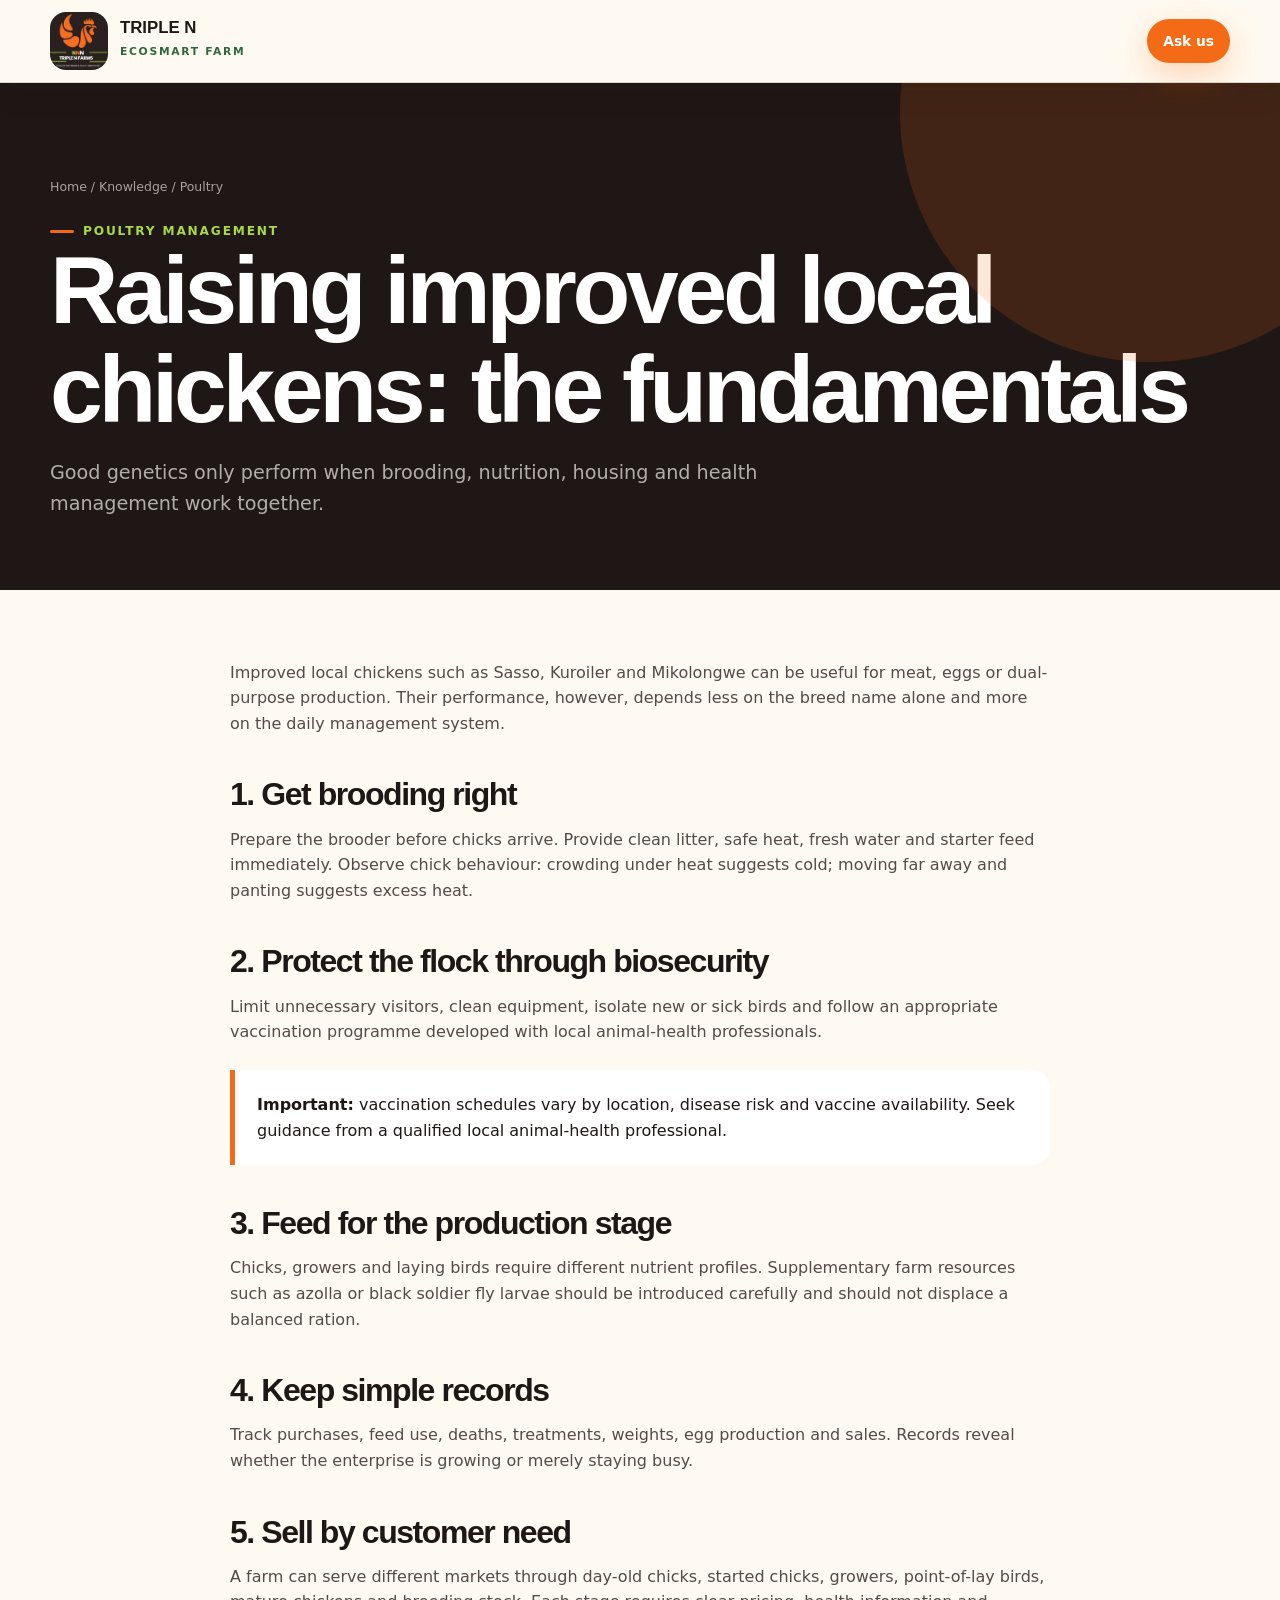
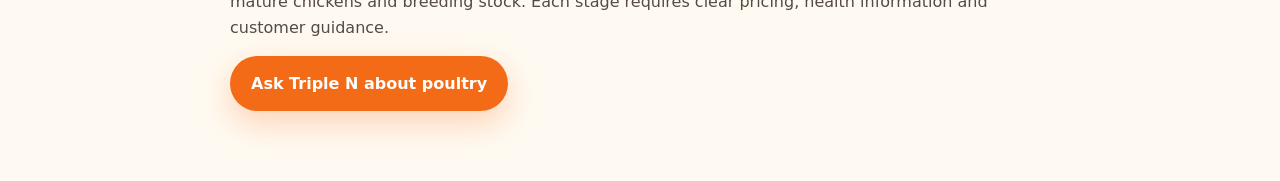
<file: raising-improved-local-chickens.html>
<!DOCTYPE html>
<html lang="en"><head><meta charset="utf-8"/><meta content="width=device-width,initial-scale=1,viewport-fit=cover" name="viewport"/><title>Raising Improved Local Chickens | Triple N Farm Malawi</title><meta content="Practical fundamentals for raising Sasso, Kuroiler, Mikolongwe and other improved local chickens: brooding, housing, feeding, vaccination and records." name="description"/><link href="https://triplenfarm.com/raising-improved-local-chickens.html" rel="canonical"/><style>
:root{
  --ink:#1f1715;--ink2:#2b211e;--cream:#fffaf1;--paper:#f5f1e8;--white:#fff;
  --orange:#f36b16;--orange2:#ff8d36;--lime:#a9d849;--green:#2f673f;--green2:#173d29;
  --muted:#6f655f;--line:rgba(31,23,21,.13);--shadow:0 22px 70px rgba(31,23,21,.14);
  --radius:28px;--radius2:18px;--max:1180px
}
*{box-sizing:border-box}html{scroll-behavior:smooth}body{margin:0;font-family:Inter,ui-sans-serif,system-ui,-apple-system,BlinkMacSystemFont,"Segoe UI",sans-serif;background:var(--cream);color:var(--ink);line-height:1.6;overflow-x:hidden}body.modal-open{overflow:hidden}a{color:inherit;text-decoration:none}button,input,select,textarea{font:inherit}img,svg{display:block;max-width:100%}.container{width:min(var(--max),calc(100% - 36px));margin:auto}.eyebrow{display:inline-flex;align-items:center;gap:9px;font-size:.76rem;letter-spacing:.15em;text-transform:uppercase;font-weight:850;color:var(--green)}.eyebrow:before{content:"";width:24px;height:3px;border-radius:99px;background:var(--orange)}h1,h2,h3,.display{font-family:"Arial Black",Inter,sans-serif;line-height:1.04;letter-spacing:-.045em;margin:0}h1{font-size:clamp(3rem,7.4vw,6.7rem)}h2{font-size:clamp(2.2rem,4.8vw,4.6rem)}h3{font-size:1.25rem}p{margin:0}.lead{font-size:clamp(1rem,1.5vw,1.22rem);color:var(--muted)}.section{padding:110px 0}.section-sm{padding:72px 0}.section-head{display:flex;align-items:end;justify-content:space-between;gap:26px;margin-bottom:42px}.section-head>div{max-width:760px}.section-head p{max-width:460px}.btn{display:inline-flex;align-items:center;justify-content:center;gap:10px;padding:14px 20px;border-radius:999px;font-weight:850;border:1px solid transparent;cursor:pointer;transition:.25s transform,.25s background,.25s box-shadow,.25s color}.btn:hover{transform:translateY(-3px)}.btn-primary{background:var(--orange);color:#fff;box-shadow:0 12px 32px rgba(243,107,22,.27)}.btn-primary:hover{background:#dc5808}.btn-dark{background:var(--ink);color:white}.btn-outline{border-color:var(--line);background:rgba(255,255,255,.72);backdrop-filter:blur(14px)}.btn-sm{padding:10px 15px;font-size:.86rem}.icon-btn{width:46px;height:46px;border-radius:50%;display:grid;place-items:center;border:1px solid var(--line);background:#fff;cursor:pointer}.topbar{background:var(--ink);color:#fff;font-size:.78rem}.topbar .container{min-height:38px;display:flex;justify-content:space-between;align-items:center;gap:18px}.topbar strong{color:var(--lime)}.nav{position:sticky;top:0;z-index:50;background:rgba(255,250,241,.88);border-bottom:1px solid var(--line);backdrop-filter:blur(18px)}.nav-inner{height:82px;display:flex;align-items:center;justify-content:space-between;gap:24px}.brand{display:flex;align-items:center;gap:12px}.brand img{width:58px;height:58px;object-fit:cover;border-radius:16px}.brand-copy strong{display:block;font-family:"Arial Black",sans-serif;font-size:1.05rem;line-height:1}.brand-copy span{font-size:.67rem;text-transform:uppercase;letter-spacing:.16em;color:var(--green);font-weight:800}.nav-links{display:flex;gap:25px;align-items:center;font-size:.91rem;font-weight:750}.nav-links a{position:relative}.nav-links a:after{content:"";position:absolute;height:2px;left:0;right:100%;bottom:-8px;background:var(--orange);transition:.2s}.nav-links a:hover:after{right:0}.nav-actions{display:flex;gap:10px;align-items:center}.menu-btn{display:none}.mobile-menu{display:none;padding:12px 18px 22px;border-top:1px solid var(--line)}.mobile-menu.open{display:grid;gap:8px}.mobile-menu a{padding:12px;border-radius:12px;font-weight:750}.hero{min-height:calc(100vh - 120px);position:relative;display:grid;align-items:center;overflow:hidden;background:radial-gradient(circle at 82% 18%,rgba(169,216,73,.27),transparent 25%),radial-gradient(circle at 12% 76%,rgba(243,107,22,.17),transparent 30%),var(--cream)}.hero:before{content:"";position:absolute;inset:0;background-image:linear-gradient(rgba(31,23,21,.035) 1px,transparent 1px),linear-gradient(90deg,rgba(31,23,21,.035) 1px,transparent 1px);background-size:46px 46px;mask-image:linear-gradient(to bottom,#000,transparent 82%)}.hero-grid{display:grid;grid-template-columns:1.04fr .96fr;gap:54px;align-items:center;padding:72px 0 78px;position:relative;z-index:1}.hero-copy .eyebrow{margin-bottom:22px}.hero-copy h1 span{color:var(--orange)}.hero-copy .lead{max-width:680px;margin:28px 0}.hero-actions{display:flex;flex-wrap:wrap;gap:13px}.hero-trust{margin-top:32px;display:flex;align-items:center;gap:13px;color:var(--muted);font-size:.88rem}.trust-dots{display:flex}.trust-dots i{width:32px;height:32px;border-radius:50%;margin-left:-8px;border:3px solid var(--cream);display:grid;place-items:center;background:var(--green);color:white;font-style:normal;font-size:.7rem}.trust-dots i:nth-child(2){background:var(--orange)}.trust-dots i:nth-child(3){background:var(--lime);color:var(--ink)}.hero-stage{position:relative;min-height:580px}.hero-logo-card{position:absolute;inset:35px 30px 58px 56px;border-radius:42px;background:var(--ink);box-shadow:var(--shadow);overflow:hidden;display:grid;place-items:center;transform:rotate(2deg)}.hero-logo-card:before{content:"";position:absolute;width:360px;height:360px;border-radius:50%;background:rgba(243,107,22,.12);filter:blur(2px);top:-120px;right:-90px}.hero-logo-card:after{content:"";position:absolute;inset:auto 0 0;height:40%;background:linear-gradient(transparent,rgba(0,0,0,.42))}.hero-logo-card img{width:76%;max-height:76%;object-fit:contain;position:relative;z-index:1}.orbit{position:absolute;border:1px dashed rgba(47,103,63,.35);border-radius:50%;animation:spin 25s linear infinite}.orbit.o1{width:500px;height:500px;right:-60px;top:20px}.orbit.o2{width:360px;height:360px;right:12px;top:92px;animation-direction:reverse}.float-card{position:absolute;background:rgba(255,255,255,.92);backdrop-filter:blur(14px);border:1px solid rgba(255,255,255,.8);box-shadow:0 18px 45px rgba(31,23,21,.13);padding:16px 18px;border-radius:20px;font-weight:800;z-index:3;animation:float 4.5s ease-in-out infinite}.float-card small{display:block;font-size:.7rem;color:var(--muted);font-weight:700}.float-card.f1{left:0;top:85px}.float-card.f2{right:0;bottom:105px;animation-delay:-1.4s}.float-card.f3{left:28px;bottom:24px;animation-delay:-2.8s}.hero-scroll{position:absolute;bottom:22px;left:50%;transform:translateX(-50%);font-size:.72rem;letter-spacing:.13em;text-transform:uppercase;color:var(--muted)}.hero-scroll:after{content:"";display:block;margin:8px auto;width:1px;height:38px;background:linear-gradient(var(--orange),transparent)}@keyframes spin{to{transform:rotate(360deg)}}@keyframes float{50%{transform:translateY(-11px)}}.ticker{background:var(--orange);color:#fff;overflow:hidden;border-block:1px solid rgba(255,255,255,.18)}.ticker-track{display:flex;width:max-content;animation:ticker 28s linear infinite}.ticker-item{padding:14px 30px;font-weight:900;text-transform:uppercase;letter-spacing:.12em;font-size:.78rem;white-space:nowrap}.ticker-item:after{content:"✦";margin-left:30px;color:var(--lime)}@keyframes ticker{to{transform:translateX(-50%)}}.proof-grid{display:grid;grid-template-columns:repeat(4,1fr);gap:16px}.proof{padding:25px;border:1px solid var(--line);border-radius:22px;background:rgba(255,255,255,.55)}.proof strong{display:block;font-size:1.55rem;font-family:"Arial Black",sans-serif}.proof span{font-size:.82rem;color:var(--muted)}.catalog-shell{background:var(--ink);color:white;border-radius:42px;padding:38px;position:relative;overflow:hidden}.catalog-shell:before{content:"";position:absolute;width:430px;height:430px;border-radius:50%;background:rgba(243,107,22,.12);right:-170px;top:-180px}.filters{display:flex;flex-wrap:wrap;gap:9px;margin:26px 0}.filter{border:1px solid rgba(255,255,255,.16);background:rgba(255,255,255,.06);color:#fff;border-radius:999px;padding:10px 16px;font-weight:800;cursor:pointer}.filter.active,.filter:hover{background:var(--lime);color:var(--ink);border-color:var(--lime)}.product-grid{display:grid;grid-template-columns:repeat(3,1fr);gap:18px;position:relative}.product-card{background:#fff;color:var(--ink);border-radius:26px;overflow:hidden;transition:.3s transform,.3s box-shadow;position:relative}.product-card:hover{transform:translateY(-8px);box-shadow:0 20px 45px rgba(0,0,0,.25)}.product-art{height:190px;display:grid;place-items:center;position:relative;overflow:hidden;background:linear-gradient(135deg,#f4eee0,#fff)}.product-art svg{width:68%;height:68%}.stock{position:absolute;top:14px;left:14px;border-radius:999px;padding:7px 10px;font-size:.68rem;text-transform:uppercase;letter-spacing:.08em;font-weight:900;background:#e8f8d7;color:#2f673f}.stock.limited{background:#fff0d4;color:#945400}.stock.preorder{background:#f4e5ff;color:#6c2a90}.product-body{padding:21px}.product-meta{display:flex;justify-content:space-between;gap:12px;color:var(--muted);font-size:.76rem;margin-bottom:8px}.product-body p{color:var(--muted);font-size:.88rem;margin:10px 0 18px}.product-actions{display:flex;gap:8px}.product-actions .btn{flex:1;padding:11px 12px;font-size:.78rem}.product-card.hidden{display:none}.system-wrap{display:grid;grid-template-columns:.82fr 1.18fr;gap:26px;align-items:stretch}.system-nav{display:grid;gap:10px}.system-btn{display:flex;align-items:center;gap:15px;text-align:left;padding:18px;border:1px solid var(--line);border-radius:20px;background:#fff;cursor:pointer;transition:.25s}.system-btn:hover,.system-btn.active{background:var(--ink);color:#fff;transform:translateX(7px)}.system-btn .num{width:42px;height:42px;border-radius:14px;display:grid;place-items:center;background:var(--paper);color:var(--orange);font-weight:900}.system-btn.active .num{background:var(--orange);color:#fff}.system-stage{border-radius:34px;background:linear-gradient(145deg,var(--green2),var(--green));color:#fff;padding:36px;position:relative;min-height:500px;overflow:hidden}.system-stage:before{content:"";position:absolute;inset:0;background-image:radial-gradient(rgba(255,255,255,.08) 1px,transparent 1px);background-size:19px 19px}.system-visual{position:absolute;right:5%;top:10%;width:52%;aspect-ratio:1;border-radius:50%;border:1px solid rgba(255,255,255,.22);animation:spin 30s linear infinite}.system-node{position:absolute;width:78px;height:78px;border-radius:24px;background:#fff;color:var(--ink);display:grid;place-items:center;font-size:1.8rem;box-shadow:0 13px 30px rgba(0,0,0,.17);animation:spin 30s linear reverse infinite}.system-node:nth-child(1){left:50%;top:-39px}.system-node:nth-child(2){right:-39px;top:50%}.system-node:nth-child(3){left:50%;bottom:-39px}.system-node:nth-child(4){left:-39px;top:50%}.system-copy{position:relative;z-index:2;width:48%;display:flex;flex-direction:column;justify-content:flex-end;height:100%}.system-copy .tag{font-size:.72rem;text-transform:uppercase;letter-spacing:.14em;color:var(--lime);font-weight:900}.system-copy h3{font-size:2.15rem;margin:12px 0}.system-copy p{color:rgba(255,255,255,.78)}.system-metrics{display:grid;grid-template-columns:1fr 1fr;gap:10px;margin-top:22px}.system-metrics div{padding:14px;border:1px solid rgba(255,255,255,.13);border-radius:15px;background:rgba(255,255,255,.06)}.system-metrics small{display:block;color:rgba(255,255,255,.6)}.story{background:var(--paper)}.story-grid{display:grid;grid-template-columns:.95fr 1.05fr;gap:58px;align-items:center}.story-art{position:relative;min-height:540px}.story-main{position:absolute;inset:0 42px 38px 0;background:var(--ink);border-radius:36px;overflow:hidden;display:grid;place-items:center}.story-main img{width:70%;filter:drop-shadow(0 20px 18px rgba(0,0,0,.25))}.story-badge{position:absolute;right:0;bottom:0;width:190px;height:190px;border-radius:50%;background:var(--lime);display:grid;place-items:center;text-align:center;font-family:"Arial Black",sans-serif;transform:rotate(8deg);box-shadow:var(--shadow)}.story-points{display:grid;gap:16px;margin:27px 0}.story-point{display:flex;gap:14px}.story-point i{flex:0 0 34px;height:34px;border-radius:12px;background:rgba(169,216,73,.27);display:grid;place-items:center;font-style:normal}.impact-band{background:var(--orange);color:white}.impact-grid{display:grid;grid-template-columns:repeat(4,1fr)}.impact-item{padding:34px;border-right:1px solid rgba(255,255,255,.22)}.impact-item:last-child{border:0}.impact-item strong{font-family:"Arial Black",sans-serif;font-size:clamp(2rem,4vw,4rem);display:block}.impact-item span{font-size:.82rem;text-transform:uppercase;letter-spacing:.12em;font-weight:800}.blog-grid{display:grid;grid-template-columns:1.1fr .9fr .9fr;gap:18px}.post{border-radius:26px;border:1px solid var(--line);background:#fff;overflow:hidden;transition:.3s}.post:hover{transform:translateY(-6px);box-shadow:var(--shadow)}.post-art{height:190px;padding:24px;display:flex;align-items:flex-end;background:linear-gradient(135deg,var(--green2),var(--green));color:#fff}.post:first-child .post-art{height:260px;background:linear-gradient(135deg,var(--orange),#9f3900)}.post:nth-child(3) .post-art{background:linear-gradient(135deg,#252020,#4a322c)}.post-art .glyph{font-size:4.4rem;filter:drop-shadow(0 8px 20px rgba(0,0,0,.2))}.post-body{padding:22px}.post-body small{color:var(--orange);font-weight:850;text-transform:uppercase;letter-spacing:.1em}.post-body h3{margin:10px 0}.post-body p{color:var(--muted);font-size:.88rem}.cta{border-radius:42px;background:var(--ink);color:white;padding:58px;display:grid;grid-template-columns:1fr auto;gap:30px;align-items:center;position:relative;overflow:hidden}.cta:after{content:"";position:absolute;width:310px;height:310px;border-radius:50%;background:var(--orange);right:-120px;bottom:-200px}.cta p{color:rgba(255,255,255,.72);max-width:650px;margin-top:14px}.cta .btn{position:relative;z-index:2}.footer{background:#171210;color:#fff;padding:72px 0 24px}.footer-grid{display:grid;grid-template-columns:1.4fr repeat(3,1fr);gap:45px}.footer-brand img{width:98px;border-radius:22px}.footer-brand p{color:rgba(255,255,255,.62);max-width:360px;margin:18px 0}.footer h4{margin:0 0 16px}.footer-links{display:grid;gap:10px;color:rgba(255,255,255,.67);font-size:.9rem}.footer-bottom{border-top:1px solid rgba(255,255,255,.12);margin-top:46px;padding-top:22px;display:flex;justify-content:space-between;gap:16px;color:rgba(255,255,255,.48);font-size:.78rem}.whatsapp{position:fixed;z-index:70;right:22px;bottom:22px;background:#25d366;color:white;border-radius:999px;padding:13px 18px;display:flex;align-items:center;gap:9px;font-weight:900;box-shadow:0 15px 40px rgba(37,211,102,.35);transition:.25s}.whatsapp:hover{transform:translateY(-5px) scale(1.02)}.modal{position:fixed;inset:0;z-index:100;background:rgba(17,12,10,.72);backdrop-filter:blur(10px);display:none;place-items:center;padding:18px}.modal.open{display:grid}.modal-card{width:min(760px,100%);max-height:92vh;overflow:auto;background:var(--cream);border-radius:30px;padding:28px;position:relative}.modal-close{position:absolute;right:18px;top:18px}.modal-grid{display:grid;grid-template-columns:.85fr 1.15fr;gap:28px;align-items:center}.modal-art{min-height:300px;border-radius:24px;background:linear-gradient(135deg,#f4eee0,#fff);display:grid;place-items:center}.modal-art svg{width:70%}.form-grid{display:grid;grid-template-columns:1fr 1fr;gap:14px}.field{display:grid;gap:7px}.field.full{grid-column:1/-1}.field label{font-size:.75rem;font-weight:850;text-transform:uppercase;letter-spacing:.08em}.field input,.field select,.field textarea{width:100%;border:1px solid var(--line);border-radius:14px;padding:13px;background:#fff;color:var(--ink);outline:none}.field input:focus,.field textarea:focus,.field select:focus{border-color:var(--orange);box-shadow:0 0 0 4px rgba(243,107,22,.12)}.toast{position:fixed;z-index:120;left:50%;bottom:25px;transform:translate(-50%,120px);background:var(--ink);color:#fff;border-radius:999px;padding:12px 18px;font-weight:800;transition:.3s}.toast.show{transform:translate(-50%,0)}.reveal{opacity:0;transform:translateY(26px);transition:.75s ease}.reveal.visible{opacity:1;transform:none}.page-hero{padding:95px 0 70px;background:var(--ink);color:#fff;position:relative;overflow:hidden}.page-hero:after{content:"";position:absolute;width:500px;height:500px;border-radius:50%;background:rgba(243,107,22,.16);right:-120px;top:-220px}.page-hero .lead{color:rgba(255,255,255,.65);max-width:720px;margin-top:20px}.article{width:min(820px,calc(100% - 36px));margin:70px auto}.article h2{font-size:2rem;margin-top:42px}.article p,.article li{color:#554a45}.article p{margin:15px 0}.article img{border-radius:24px}.article-note{padding:22px;border-left:5px solid var(--orange);background:#fff;border-radius:0 18px 18px 0;margin:25px 0}.breadcrumbs{font-size:.78rem;color:rgba(255,255,255,.6);margin-bottom:18px}.skip{position:absolute;left:-9999px}.skip:focus{left:12px;top:12px;z-index:200;background:#fff;padding:12px;border-radius:10px}
@media(max-width:960px){.nav-links{display:none}.menu-btn{display:grid}.hero-grid,.story-grid,.system-wrap{grid-template-columns:1fr}.hero-stage{min-height:500px}.product-grid{grid-template-columns:repeat(2,1fr)}.proof-grid,.impact-grid{grid-template-columns:repeat(2,1fr)}.blog-grid{grid-template-columns:1fr 1fr}.post:first-child{grid-column:1/-1}.footer-grid{grid-template-columns:1fr 1fr}.system-copy{width:55%}.cta{grid-template-columns:1fr}.section{padding:86px 0}}
@media(max-width:650px){.topbar .container{justify-content:center}.topbar span:last-child{display:none}.nav-inner{height:72px}.brand img{width:48px;height:48px}.brand-copy span{display:none}.nav-actions .btn{display:none}.hero-grid{padding:54px 0}.hero-stage{min-height:410px}.hero-logo-card{inset:20px 8px 40px 25px}.orbit.o1{width:380px;height:380px}.float-card{font-size:.76rem;padding:12px}.float-card.f1{top:35px}.float-card.f2{bottom:76px}.section-head{display:block}.section-head p{margin-top:15px}.proof-grid,.impact-grid,.product-grid,.blog-grid,.footer-grid,.form-grid{grid-template-columns:1fr}.catalog-shell{padding:24px 15px;border-radius:28px}.system-stage{min-height:600px;padding:26px}.system-copy{width:100%;padding-top:330px}.system-visual{width:76%;right:12%;top:10%}.story-art{min-height:430px}.story-badge{width:145px;height:145px;font-size:.86rem}.impact-item{border-right:0;border-bottom:1px solid rgba(255,255,255,.22)}.cta{padding:38px 25px}.footer-bottom{display:block}.modal-grid{grid-template-columns:1fr}.modal-art{min-height:220px}.whatsapp span{display:none}.whatsapp{width:56px;height:56px;padding:0;justify-content:center}.section{padding:70px 0}}
@media(prefers-reduced-motion:reduce){*,*:before,*:after{animation:none!important;scroll-behavior:auto!important;transition-duration:.01ms!important}}


/* Production mobile hardening — v4 */
html{-webkit-text-size-adjust:100%;text-size-adjust:100%;overflow-x:hidden}
body{min-width:320px;overflow-x:hidden;touch-action:manipulation}
img,svg,video,canvas{max-width:100%;height:auto}
button,a,input,select,textarea{font:inherit}
button,a{touch-action:manipulation}
:focus-visible{outline:3px solid #ff7a00;outline-offset:3px}
@supports(height:100dvh){.hero{min-height:calc(100dvh - 104px)}}
@media(max-width:650px){
  .container{width:min(100% - 28px,1180px)}
  .topbar{font-size:.72rem}
  .nav-inner{height:68px}
  .brand-copy strong{font-size:.92rem}
  .hero{min-height:auto}
  .hero-grid{padding:38px 0 54px;gap:26px}
  .hero-copy h1{font-size:clamp(2.35rem,12vw,3.55rem);line-height:.98}
  .hero-copy p{font-size:1rem;line-height:1.65}
  .hero-actions{display:grid;grid-template-columns:1fr;gap:12px}
  .hero-actions .btn{width:100%;min-height:50px}
  .hero-stage{min-height:345px}
  .hero-logo-card{inset:12px 8px 32px 18px;border-radius:28px}
  .float-card{max-width:150px}
  .float-card.f1{top:18px;right:0}
  .float-card.f2{bottom:40px;left:0}
  .proof-grid{gap:12px}
  .proof-card{padding:20px}
  .filter-row{display:flex;overflow-x:auto;flex-wrap:nowrap;padding-bottom:8px;scrollbar-width:none;-webkit-overflow-scrolling:touch}
  .filter-row::-webkit-scrollbar{display:none}
  .filter-btn{flex:0 0 auto;min-height:44px}
  .product-card{border-radius:22px}
  .product-body{padding:20px}
  .system-stage{min-height:auto;padding:22px 16px 28px}
  .system-visual{position:relative!important;inset:auto!important;width:290px!important;max-width:90%;height:290px;margin:0 auto 22px}
  .system-copy{width:100%;padding-top:0!important}
  .system-node{width:68px!important;height:68px!important;font-size:.72rem!important}
  .story-art{min-height:340px}
  .story-copy h2,.section-head h2{font-size:clamp(2rem,9vw,2.7rem)}
  .cta-actions{display:grid;grid-template-columns:1fr;width:100%}
  .cta-actions .btn{width:100%}
  input,select,textarea{font-size:16px!important}
  .modal{padding:10px}
  .modal-card{max-height:92dvh;border-radius:22px}
  .mobile-panel a{min-height:48px;display:flex;align-items:center}
  .whatsapp{bottom:calc(16px + env(safe-area-inset-bottom));right:16px}
  footer{padding-bottom:calc(28px + env(safe-area-inset-bottom))}
}
@media(max-width:380px){
  .hero-copy h1{font-size:2.25rem}
  .hero-stage{min-height:315px}
  .system-visual{width:260px!important;height:260px}
  .system-node{width:62px!important;height:62px!important}
}
</style>
<style>html{scroll-padding-top:92px}body{padding-top:82px}.nav{position:fixed!important;top:0;left:0;right:0;width:100%;z-index:1000;background:rgba(255,250,241,.96)!important;box-shadow:0 8px 30px rgba(31,23,21,.08);backdrop-filter:blur(20px);-webkit-backdrop-filter:blur(20px)}@media(max-width:1000px){body{padding-top:72px}.nav-inner{height:72px}}</style></head><body><nav class="nav"><div class="container nav-inner"><a class="brand" href="/"><img alt="Triple N logo" src="[data-uri]"/><span class="brand-copy"><strong>TRIPLE N</strong><span>EcoSmart Farm</span></span></a><a class="btn btn-primary btn-sm" href="https://wa.me/265998768510">Ask us</a></div></nav><header class="page-hero"><div class="container"><div class="breadcrumbs"><a href="/">Home</a> / <a href="/knowledge.html">Knowledge</a> / Poultry</div><span class="eyebrow" style="color:var(--lime)">Poultry management</span><h1>Raising improved local chickens: the fundamentals</h1><p class="lead">Good genetics only perform when brooding, nutrition, housing and health management work together.</p></div></header><article class="article"><p>Improved local chickens such as Sasso, Kuroiler and Mikolongwe can be useful for meat, eggs or dual-purpose production. Their performance, however, depends less on the breed name alone and more on the daily management system.</p><h2>1. Get brooding right</h2><p>Prepare the brooder before chicks arrive. Provide clean litter, safe heat, fresh water and starter feed immediately. Observe chick behaviour: crowding under heat suggests cold; moving far away and panting suggests excess heat.</p><h2>2. Protect the flock through biosecurity</h2><p>Limit unnecessary visitors, clean equipment, isolate new or sick birds and follow an appropriate vaccination programme developed with local animal-health professionals.</p><div class="article-note"><strong>Important:</strong> vaccination schedules vary by location, disease risk and vaccine availability. Seek guidance from a qualified local animal-health professional.</div><h2>3. Feed for the production stage</h2><p>Chicks, growers and laying birds require different nutrient profiles. Supplementary farm resources such as azolla or black soldier fly larvae should be introduced carefully and should not displace a balanced ration.</p><h2>4. Keep simple records</h2><p>Track purchases, feed use, deaths, treatments, weights, egg production and sales. Records reveal whether the enterprise is growing or merely staying busy.</p><h2>5. Sell by customer need</h2><p>A farm can serve different markets through day-old chicks, started chicks, growers, point-of-lay birds, mature chickens and breeding stock. Each stage requires clear pricing, health information and customer guidance.</p><p><a class="btn btn-primary" href="https://wa.me/265998768510?text=Hello%20Triple%20N,%20I%20would%20like%20to%20ask%20about%20poultry">Ask Triple N about poultry</a></p></article><script>
const CONFIG={whatsapp:'265998768510',canonical:'https://triplenfarm.com'};
const PRODUCTS=[
{id:'day-old',name:'Day-old chicks',category:'poultry',stage:'0–7 days',stock:'Available',tone:'available',desc:'Healthy local and improved-local chicks for household and commercial production.',icon:'🐣'},
{id:'sasso',name:'Sasso chickens',category:'poultry',stage:'Chicks to mature',stock:'Pre-order',tone:'preorder',desc:'Hardy dual-purpose birds suitable for meat, eggs and breeding programmes.',icon:'🐔'},
{id:'kuroiler',name:'Kuroiler chickens',category:'poultry',stage:'Chicks to point-of-lay',stock:'Limited',tone:'limited',desc:'Improved free-range birds selected for strong growth and useful egg production.',icon:'🐓'},
{id:'mikolongwe',name:'Mikolongwe chickens',category:'poultry',stage:'Growers & mature',stock:'Available',tone:'available',desc:'Locally adapted improved chickens with familiar appearance and practical performance.',icon:'🐔'},
{id:'pol',name:'Point-of-lay birds',category:'poultry',stage:'Ready to start laying',stock:'Pre-order',tone:'preorder',desc:'Well-managed pullets prepared for customers who want to shorten the rearing period.',icon:'🥚'},
{id:'piglets',name:'Piglets',category:'pigs',stage:'Weaned',stock:'Limited',tone:'limited',desc:'Healthy piglets raised under practical small-farm management and biosecurity.',icon:'🐖'},
{id:'breeding-pigs',name:'Breeding gilts & boars',category:'pigs',stage:'Breeding age',stock:'Enquire',tone:'preorder',desc:'Selected breeding animals supplied according to availability and farm records.',icon:'🐷'},
{id:'fish',name:'Pond-raised fish',category:'fish',stage:'Seasonal harvest',stock:'Enquire',tone:'preorder',desc:'Fresh fish from farm ponds, available around planned harvest cycles.',icon:'🐟'},
{id:'vegetables',name:'Fresh vegetables',category:'crops',stage:'Seasonal',stock:'Available',tone:'available',desc:'Solar-irrigated tomatoes, onions, carrots and leafy vegetables depending on season.',icon:'🥕'},
{id:'azolla',name:'Azolla starter material',category:'inputs',stage:'Farm input',stock:'Limited',tone:'limited',desc:'Starter material and practical guidance for integrating azolla into farm systems.',icon:'🌿'},
{id:'bsf',name:'Black soldier fly support',category:'inputs',stage:'Training & starter systems',stock:'Enquire',tone:'preorder',desc:'Farm demonstrations and practical support for low-cost biological feed production.',icon:'♻️'},
{id:'feed',name:'On-farm feed support',category:'inputs',stage:'Advisory',stock:'Enquire',tone:'preorder',desc:'Practical feed-formulation learning based on locally available ingredients.',icon:'🌾'}
];
const art=(emoji)=>`<svg viewBox="0 0 300 220" aria-hidden="true"><defs><linearGradient id="g" x1="0" x2="1"><stop stop-color="#f36b16"/><stop offset="1" stop-color="#a9d849"/></linearGradient></defs><circle cx="150" cy="110" r="88" fill="url(#g)" opacity=".16"/><circle cx="150" cy="110" r="62" fill="#fff"/><text x="150" y="137" text-anchor="middle" font-size="78">${emoji}</text><path d="M40 185 C90 155 210 155 260 185" fill="none" stroke="#1f1715" stroke-width="8" stroke-linecap="round" opacity=".14"/></svg>`;
function renderProducts(filter='all'){
 const grid=document.querySelector('#productGrid');if(!grid)return;
 grid.innerHTML=PRODUCTS.filter(p=>filter==='all'||p.category===filter).map(p=>`<article class="product-card reveal" data-id="${p.id}"><div class="product-art"><span class="stock ${p.tone}">${p.stock}</span>${art(p.icon)}</div><div class="product-body"><div class="product-meta"><span>${p.category.toUpperCase()}</span><span>${p.stage}</span></div><h3>${p.name}</h3><p>${p.desc}</p><div class="product-actions"><button class="btn btn-outline quick-view" data-id="${p.id}">Details</button><button class="btn btn-primary order-now" data-id="${p.id}">Order</button></div></div></article>`).join('');
 bindProductActions();observeReveals();
}
function bindProductActions(){
 document.querySelectorAll('.quick-view').forEach(b=>b.onclick=()=>openProduct(b.dataset.id));
 document.querySelectorAll('.order-now').forEach(b=>b.onclick=()=>openOrder(b.dataset.id));
}
function openProduct(id){const p=PRODUCTS.find(x=>x.id===id);if(!p)return;const m=document.querySelector('#productModal');m.querySelector('.modal-art').innerHTML=art(p.icon);m.querySelector('[data-modal-title]').textContent=p.name;m.querySelector('[data-modal-stock]').textContent=p.stock;m.querySelector('[data-modal-desc]').textContent=p.desc;m.querySelector('[data-modal-stage]').textContent=p.stage;m.querySelector('[data-modal-order]').onclick=()=>{closeModal('productModal');openOrder(id)};openModal('productModal')}
function openOrder(id=''){const p=PRODUCTS.find(x=>x.id===id);const select=document.querySelector('#orderProduct');if(select){select.innerHTML='<option value="">Select a product</option>'+PRODUCTS.map(x=>`<option value="${x.name}">${x.name}</option>`).join('');if(p)select.value=p.name}openModal('orderModal')}
function openModal(id){document.querySelector('#'+id)?.classList.add('open');document.body.classList.add('modal-open')}
function closeModal(id){document.querySelector('#'+id)?.classList.remove('open');document.body.classList.remove('modal-open')}
function sendWhatsApp(form){const data=new FormData(form);const name=data.get('name')||'Customer';const product=data.get('product')||'a farm product';const qty=data.get('quantity')||'not specified';const location=data.get('location')||'not specified';const message=data.get('message')||'';const text=`Hello Triple N EcoSmart Farm. My name is ${name}. I am interested in ${product}. Quantity: ${qty}. Location: ${location}. ${message}`;window.open(`https://wa.me/${CONFIG.whatsapp}?text=${encodeURIComponent(text)}`,'_blank');showToast('Opening WhatsApp…')}
function showToast(text){const t=document.querySelector('#toast');if(!t)return;t.textContent=text;t.classList.add('show');setTimeout(()=>t.classList.remove('show'),2600)}
const SYSTEM={
 poultry:{tag:'Core livestock enterprise',title:'Poultry supports the whole farm',text:'Chickens generate sales at multiple stages—from day-old chicks to mature birds—while manure is composted for crop production.',input:'Feed, BSF, azolla',output:'Birds, eggs, manure'},
 pigs:{tag:'Nutrient cycling',title:'Pigs convert feed into value',text:'Pig production creates breeding and market opportunities. Manure is collected and composted rather than treated as waste.',input:'Local feed ingredients',output:'Piglets, growers, manure'},
 fish:{tag:'Integrated aquaculture',title:'Fish ponds diversify production',text:'Fish farming broadens food and income sources and can support nutrient-efficient water management around horticulture.',input:'Water, feed, management',output:'Fish, nutrient-rich water'},
 crops:{tag:'Solar-powered horticulture',title:'Sunlight drives irrigation',text:'Solar pumps support drip and open irrigation for tomatoes, onions, carrots and leafy vegetables, improving dry-season resilience.',input:'Solar energy, water, compost',output:'Fresh produce, crop residues'},
 bsf:{tag:'Biological feed innovation',title:'BSF turns organic material into feed',text:'Black soldier fly larvae can convert suitable organic materials into a protein-rich feed ingredient while reducing waste.',input:'Suitable organic residues',output:'Larvae, frass'},
 azolla:{tag:'On-farm feed resource',title:'Azolla adds another local input',text:'Azolla is cultivated as a supplementary farm feed resource, helping diversify ingredients while requiring careful ration balancing.',input:'Water, nutrients, sunlight',output:'Fresh azolla biomass'}
};
function setSystem(key){const s=SYSTEM[key];if(!s)return;document.querySelectorAll('.system-btn').forEach(b=>b.classList.toggle('active',b.dataset.system===key));document.querySelector('#systemTag').textContent=s.tag;document.querySelector('#systemTitle').textContent=s.title;document.querySelector('#systemText').textContent=s.text;document.querySelector('#systemInput').textContent=s.input;document.querySelector('#systemOutput').textContent=s.output}
function observeReveals(){const items=document.querySelectorAll('.reveal:not(.visible)');const io=new IntersectionObserver(es=>es.forEach(e=>{if(e.isIntersecting){e.target.classList.add('visible');io.unobserve(e.target)}}),{threshold:.12});items.forEach(x=>io.observe(x))}
function animateCounters(){document.querySelectorAll('[data-count]').forEach(el=>{const target=+el.dataset.count;const suffix=el.dataset.suffix||'';let start=0;const dur=1300;const tick=(t)=>{if(!el._start)el._start=t;const p=Math.min((t-el._start)/dur,1);el.textContent=Math.floor(target*(1-Math.pow(1-p,3)))+suffix;if(p<1)requestAnimationFrame(tick)};requestAnimationFrame(tick)})}
function init(){
 renderProducts();observeReveals();
 document.querySelectorAll('.filter').forEach(b=>b.onclick=()=>{document.querySelectorAll('.filter').forEach(x=>x.classList.remove('active'));b.classList.add('active');renderProducts(b.dataset.filter)});
 document.querySelectorAll('.system-btn').forEach(b=>b.onclick=()=>setSystem(b.dataset.system));
 document.querySelector('#menuBtn')?.addEventListener('click',()=>document.querySelector('#mobileMenu').classList.toggle('open'));
 document.querySelectorAll('[data-open-order]').forEach(b=>b.onclick=()=>openOrder(b.dataset.openOrder||''));
 document.querySelectorAll('[data-close]').forEach(b=>b.onclick=()=>closeModal(b.dataset.close));
 document.querySelectorAll('.modal').forEach(m=>m.addEventListener('click',e=>{if(e.target===m)closeModal(m.id)}));
 document.querySelector('#orderForm')?.addEventListener('submit',e=>{e.preventDefault();sendWhatsApp(e.currentTarget)});
 document.querySelector('#contactForm')?.addEventListener('submit',e=>{e.preventDefault();sendWhatsApp(e.currentTarget)});
 document.addEventListener('keydown',e=>{if(e.key==='Escape')document.querySelectorAll('.modal.open').forEach(m=>closeModal(m.id))});
 const counterBand=document.querySelector('#impactBand');if(counterBand){new IntersectionObserver((es,io)=>{if(es[0].isIntersecting){animateCounters();io.disconnect()}},{threshold:.35}).observe(counterBand)}
 document.querySelectorAll('a[href^="#"]').forEach(a=>a.addEventListener('click',()=>document.querySelector('#mobileMenu')?.classList.remove('open')));
}
document.addEventListener('DOMContentLoaded',init);

</script></body></html>
</file>
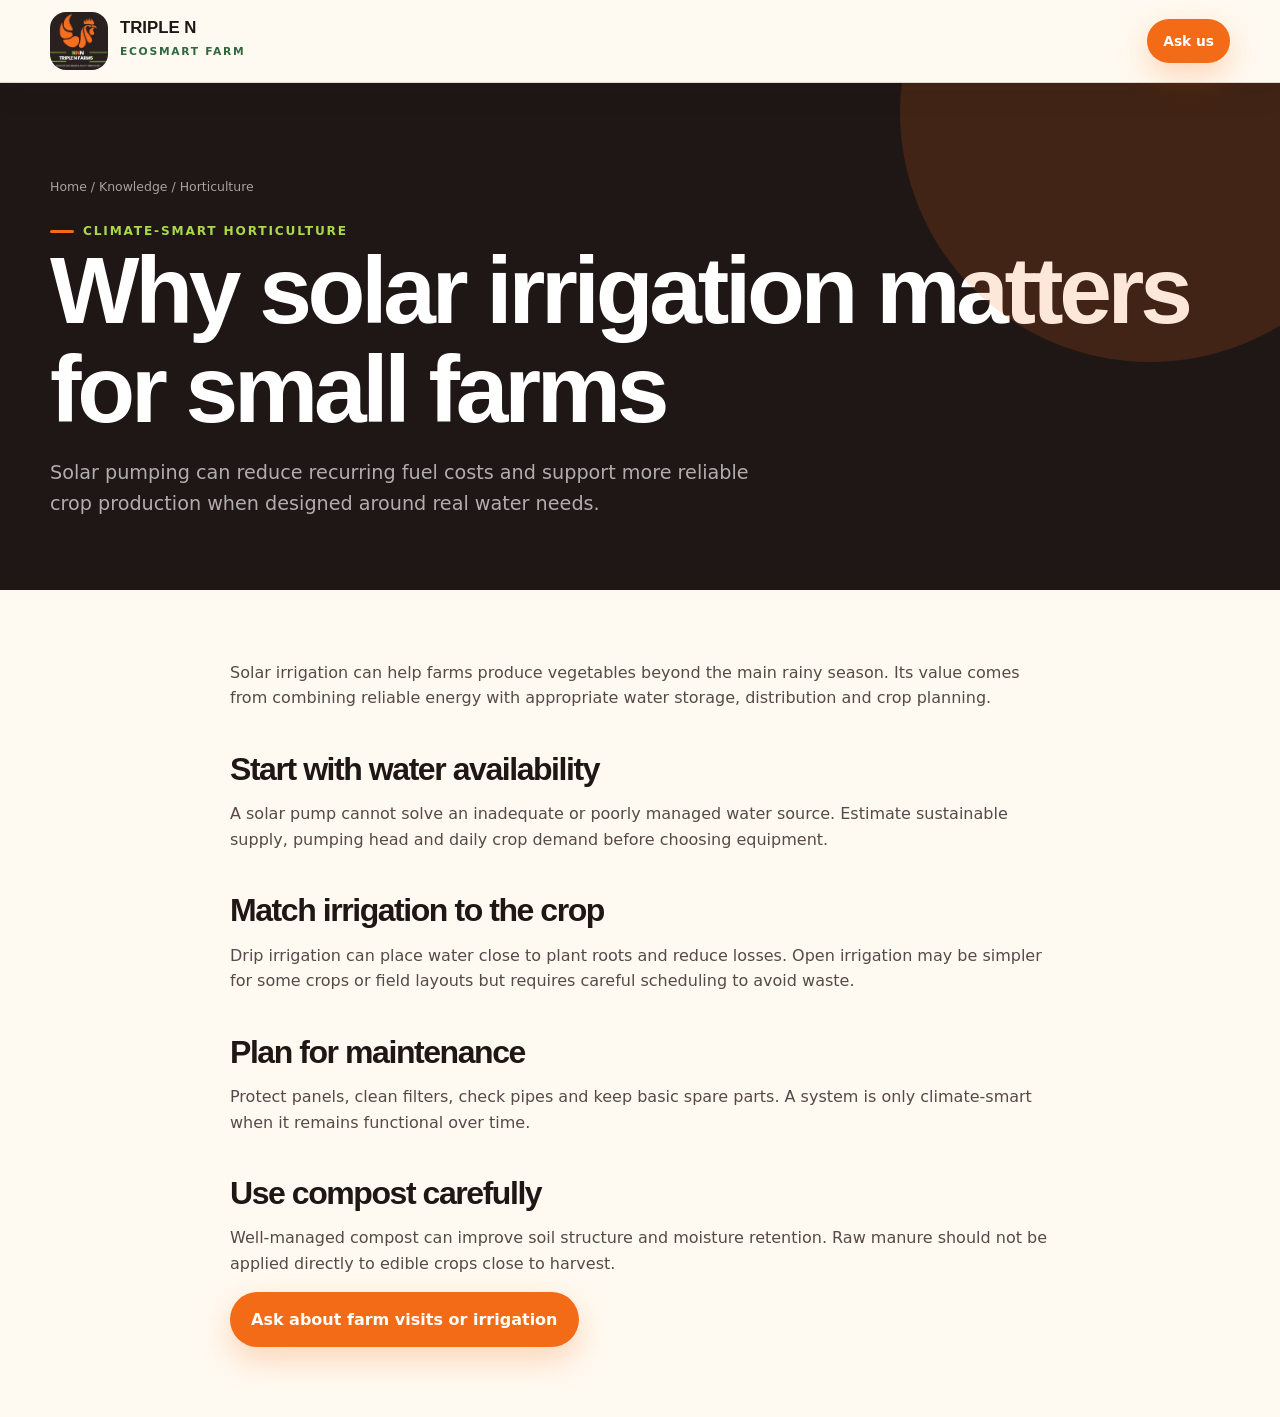
<file: solar-irrigation.html>
<!DOCTYPE html>
<html lang="en"><head><meta charset="utf-8"/><meta content="width=device-width,initial-scale=1,viewport-fit=cover" name="viewport"/><title>Solar Irrigation for Small Farms | Triple N EcoSmart Farm</title><meta content="How solar pumping and drip or open irrigation can support dry-season vegetable production, resilience and lower operating costs for small farms." name="description"/><link href="https://triplenfarm.com/solar-irrigation.html" rel="canonical"/><style>
:root{
  --ink:#1f1715;--ink2:#2b211e;--cream:#fffaf1;--paper:#f5f1e8;--white:#fff;
  --orange:#f36b16;--orange2:#ff8d36;--lime:#a9d849;--green:#2f673f;--green2:#173d29;
  --muted:#6f655f;--line:rgba(31,23,21,.13);--shadow:0 22px 70px rgba(31,23,21,.14);
  --radius:28px;--radius2:18px;--max:1180px
}
*{box-sizing:border-box}html{scroll-behavior:smooth}body{margin:0;font-family:Inter,ui-sans-serif,system-ui,-apple-system,BlinkMacSystemFont,"Segoe UI",sans-serif;background:var(--cream);color:var(--ink);line-height:1.6;overflow-x:hidden}body.modal-open{overflow:hidden}a{color:inherit;text-decoration:none}button,input,select,textarea{font:inherit}img,svg{display:block;max-width:100%}.container{width:min(var(--max),calc(100% - 36px));margin:auto}.eyebrow{display:inline-flex;align-items:center;gap:9px;font-size:.76rem;letter-spacing:.15em;text-transform:uppercase;font-weight:850;color:var(--green)}.eyebrow:before{content:"";width:24px;height:3px;border-radius:99px;background:var(--orange)}h1,h2,h3,.display{font-family:"Arial Black",Inter,sans-serif;line-height:1.04;letter-spacing:-.045em;margin:0}h1{font-size:clamp(3rem,7.4vw,6.7rem)}h2{font-size:clamp(2.2rem,4.8vw,4.6rem)}h3{font-size:1.25rem}p{margin:0}.lead{font-size:clamp(1rem,1.5vw,1.22rem);color:var(--muted)}.section{padding:110px 0}.section-sm{padding:72px 0}.section-head{display:flex;align-items:end;justify-content:space-between;gap:26px;margin-bottom:42px}.section-head>div{max-width:760px}.section-head p{max-width:460px}.btn{display:inline-flex;align-items:center;justify-content:center;gap:10px;padding:14px 20px;border-radius:999px;font-weight:850;border:1px solid transparent;cursor:pointer;transition:.25s transform,.25s background,.25s box-shadow,.25s color}.btn:hover{transform:translateY(-3px)}.btn-primary{background:var(--orange);color:#fff;box-shadow:0 12px 32px rgba(243,107,22,.27)}.btn-primary:hover{background:#dc5808}.btn-dark{background:var(--ink);color:white}.btn-outline{border-color:var(--line);background:rgba(255,255,255,.72);backdrop-filter:blur(14px)}.btn-sm{padding:10px 15px;font-size:.86rem}.icon-btn{width:46px;height:46px;border-radius:50%;display:grid;place-items:center;border:1px solid var(--line);background:#fff;cursor:pointer}.topbar{background:var(--ink);color:#fff;font-size:.78rem}.topbar .container{min-height:38px;display:flex;justify-content:space-between;align-items:center;gap:18px}.topbar strong{color:var(--lime)}.nav{position:sticky;top:0;z-index:50;background:rgba(255,250,241,.88);border-bottom:1px solid var(--line);backdrop-filter:blur(18px)}.nav-inner{height:82px;display:flex;align-items:center;justify-content:space-between;gap:24px}.brand{display:flex;align-items:center;gap:12px}.brand img{width:58px;height:58px;object-fit:cover;border-radius:16px}.brand-copy strong{display:block;font-family:"Arial Black",sans-serif;font-size:1.05rem;line-height:1}.brand-copy span{font-size:.67rem;text-transform:uppercase;letter-spacing:.16em;color:var(--green);font-weight:800}.nav-links{display:flex;gap:25px;align-items:center;font-size:.91rem;font-weight:750}.nav-links a{position:relative}.nav-links a:after{content:"";position:absolute;height:2px;left:0;right:100%;bottom:-8px;background:var(--orange);transition:.2s}.nav-links a:hover:after{right:0}.nav-actions{display:flex;gap:10px;align-items:center}.menu-btn{display:none}.mobile-menu{display:none;padding:12px 18px 22px;border-top:1px solid var(--line)}.mobile-menu.open{display:grid;gap:8px}.mobile-menu a{padding:12px;border-radius:12px;font-weight:750}.hero{min-height:calc(100vh - 120px);position:relative;display:grid;align-items:center;overflow:hidden;background:radial-gradient(circle at 82% 18%,rgba(169,216,73,.27),transparent 25%),radial-gradient(circle at 12% 76%,rgba(243,107,22,.17),transparent 30%),var(--cream)}.hero:before{content:"";position:absolute;inset:0;background-image:linear-gradient(rgba(31,23,21,.035) 1px,transparent 1px),linear-gradient(90deg,rgba(31,23,21,.035) 1px,transparent 1px);background-size:46px 46px;mask-image:linear-gradient(to bottom,#000,transparent 82%)}.hero-grid{display:grid;grid-template-columns:1.04fr .96fr;gap:54px;align-items:center;padding:72px 0 78px;position:relative;z-index:1}.hero-copy .eyebrow{margin-bottom:22px}.hero-copy h1 span{color:var(--orange)}.hero-copy .lead{max-width:680px;margin:28px 0}.hero-actions{display:flex;flex-wrap:wrap;gap:13px}.hero-trust{margin-top:32px;display:flex;align-items:center;gap:13px;color:var(--muted);font-size:.88rem}.trust-dots{display:flex}.trust-dots i{width:32px;height:32px;border-radius:50%;margin-left:-8px;border:3px solid var(--cream);display:grid;place-items:center;background:var(--green);color:white;font-style:normal;font-size:.7rem}.trust-dots i:nth-child(2){background:var(--orange)}.trust-dots i:nth-child(3){background:var(--lime);color:var(--ink)}.hero-stage{position:relative;min-height:580px}.hero-logo-card{position:absolute;inset:35px 30px 58px 56px;border-radius:42px;background:var(--ink);box-shadow:var(--shadow);overflow:hidden;display:grid;place-items:center;transform:rotate(2deg)}.hero-logo-card:before{content:"";position:absolute;width:360px;height:360px;border-radius:50%;background:rgba(243,107,22,.12);filter:blur(2px);top:-120px;right:-90px}.hero-logo-card:after{content:"";position:absolute;inset:auto 0 0;height:40%;background:linear-gradient(transparent,rgba(0,0,0,.42))}.hero-logo-card img{width:76%;max-height:76%;object-fit:contain;position:relative;z-index:1}.orbit{position:absolute;border:1px dashed rgba(47,103,63,.35);border-radius:50%;animation:spin 25s linear infinite}.orbit.o1{width:500px;height:500px;right:-60px;top:20px}.orbit.o2{width:360px;height:360px;right:12px;top:92px;animation-direction:reverse}.float-card{position:absolute;background:rgba(255,255,255,.92);backdrop-filter:blur(14px);border:1px solid rgba(255,255,255,.8);box-shadow:0 18px 45px rgba(31,23,21,.13);padding:16px 18px;border-radius:20px;font-weight:800;z-index:3;animation:float 4.5s ease-in-out infinite}.float-card small{display:block;font-size:.7rem;color:var(--muted);font-weight:700}.float-card.f1{left:0;top:85px}.float-card.f2{right:0;bottom:105px;animation-delay:-1.4s}.float-card.f3{left:28px;bottom:24px;animation-delay:-2.8s}.hero-scroll{position:absolute;bottom:22px;left:50%;transform:translateX(-50%);font-size:.72rem;letter-spacing:.13em;text-transform:uppercase;color:var(--muted)}.hero-scroll:after{content:"";display:block;margin:8px auto;width:1px;height:38px;background:linear-gradient(var(--orange),transparent)}@keyframes spin{to{transform:rotate(360deg)}}@keyframes float{50%{transform:translateY(-11px)}}.ticker{background:var(--orange);color:#fff;overflow:hidden;border-block:1px solid rgba(255,255,255,.18)}.ticker-track{display:flex;width:max-content;animation:ticker 28s linear infinite}.ticker-item{padding:14px 30px;font-weight:900;text-transform:uppercase;letter-spacing:.12em;font-size:.78rem;white-space:nowrap}.ticker-item:after{content:"✦";margin-left:30px;color:var(--lime)}@keyframes ticker{to{transform:translateX(-50%)}}.proof-grid{display:grid;grid-template-columns:repeat(4,1fr);gap:16px}.proof{padding:25px;border:1px solid var(--line);border-radius:22px;background:rgba(255,255,255,.55)}.proof strong{display:block;font-size:1.55rem;font-family:"Arial Black",sans-serif}.proof span{font-size:.82rem;color:var(--muted)}.catalog-shell{background:var(--ink);color:white;border-radius:42px;padding:38px;position:relative;overflow:hidden}.catalog-shell:before{content:"";position:absolute;width:430px;height:430px;border-radius:50%;background:rgba(243,107,22,.12);right:-170px;top:-180px}.filters{display:flex;flex-wrap:wrap;gap:9px;margin:26px 0}.filter{border:1px solid rgba(255,255,255,.16);background:rgba(255,255,255,.06);color:#fff;border-radius:999px;padding:10px 16px;font-weight:800;cursor:pointer}.filter.active,.filter:hover{background:var(--lime);color:var(--ink);border-color:var(--lime)}.product-grid{display:grid;grid-template-columns:repeat(3,1fr);gap:18px;position:relative}.product-card{background:#fff;color:var(--ink);border-radius:26px;overflow:hidden;transition:.3s transform,.3s box-shadow;position:relative}.product-card:hover{transform:translateY(-8px);box-shadow:0 20px 45px rgba(0,0,0,.25)}.product-art{height:190px;display:grid;place-items:center;position:relative;overflow:hidden;background:linear-gradient(135deg,#f4eee0,#fff)}.product-art svg{width:68%;height:68%}.stock{position:absolute;top:14px;left:14px;border-radius:999px;padding:7px 10px;font-size:.68rem;text-transform:uppercase;letter-spacing:.08em;font-weight:900;background:#e8f8d7;color:#2f673f}.stock.limited{background:#fff0d4;color:#945400}.stock.preorder{background:#f4e5ff;color:#6c2a90}.product-body{padding:21px}.product-meta{display:flex;justify-content:space-between;gap:12px;color:var(--muted);font-size:.76rem;margin-bottom:8px}.product-body p{color:var(--muted);font-size:.88rem;margin:10px 0 18px}.product-actions{display:flex;gap:8px}.product-actions .btn{flex:1;padding:11px 12px;font-size:.78rem}.product-card.hidden{display:none}.system-wrap{display:grid;grid-template-columns:.82fr 1.18fr;gap:26px;align-items:stretch}.system-nav{display:grid;gap:10px}.system-btn{display:flex;align-items:center;gap:15px;text-align:left;padding:18px;border:1px solid var(--line);border-radius:20px;background:#fff;cursor:pointer;transition:.25s}.system-btn:hover,.system-btn.active{background:var(--ink);color:#fff;transform:translateX(7px)}.system-btn .num{width:42px;height:42px;border-radius:14px;display:grid;place-items:center;background:var(--paper);color:var(--orange);font-weight:900}.system-btn.active .num{background:var(--orange);color:#fff}.system-stage{border-radius:34px;background:linear-gradient(145deg,var(--green2),var(--green));color:#fff;padding:36px;position:relative;min-height:500px;overflow:hidden}.system-stage:before{content:"";position:absolute;inset:0;background-image:radial-gradient(rgba(255,255,255,.08) 1px,transparent 1px);background-size:19px 19px}.system-visual{position:absolute;right:5%;top:10%;width:52%;aspect-ratio:1;border-radius:50%;border:1px solid rgba(255,255,255,.22);animation:spin 30s linear infinite}.system-node{position:absolute;width:78px;height:78px;border-radius:24px;background:#fff;color:var(--ink);display:grid;place-items:center;font-size:1.8rem;box-shadow:0 13px 30px rgba(0,0,0,.17);animation:spin 30s linear reverse infinite}.system-node:nth-child(1){left:50%;top:-39px}.system-node:nth-child(2){right:-39px;top:50%}.system-node:nth-child(3){left:50%;bottom:-39px}.system-node:nth-child(4){left:-39px;top:50%}.system-copy{position:relative;z-index:2;width:48%;display:flex;flex-direction:column;justify-content:flex-end;height:100%}.system-copy .tag{font-size:.72rem;text-transform:uppercase;letter-spacing:.14em;color:var(--lime);font-weight:900}.system-copy h3{font-size:2.15rem;margin:12px 0}.system-copy p{color:rgba(255,255,255,.78)}.system-metrics{display:grid;grid-template-columns:1fr 1fr;gap:10px;margin-top:22px}.system-metrics div{padding:14px;border:1px solid rgba(255,255,255,.13);border-radius:15px;background:rgba(255,255,255,.06)}.system-metrics small{display:block;color:rgba(255,255,255,.6)}.story{background:var(--paper)}.story-grid{display:grid;grid-template-columns:.95fr 1.05fr;gap:58px;align-items:center}.story-art{position:relative;min-height:540px}.story-main{position:absolute;inset:0 42px 38px 0;background:var(--ink);border-radius:36px;overflow:hidden;display:grid;place-items:center}.story-main img{width:70%;filter:drop-shadow(0 20px 18px rgba(0,0,0,.25))}.story-badge{position:absolute;right:0;bottom:0;width:190px;height:190px;border-radius:50%;background:var(--lime);display:grid;place-items:center;text-align:center;font-family:"Arial Black",sans-serif;transform:rotate(8deg);box-shadow:var(--shadow)}.story-points{display:grid;gap:16px;margin:27px 0}.story-point{display:flex;gap:14px}.story-point i{flex:0 0 34px;height:34px;border-radius:12px;background:rgba(169,216,73,.27);display:grid;place-items:center;font-style:normal}.impact-band{background:var(--orange);color:white}.impact-grid{display:grid;grid-template-columns:repeat(4,1fr)}.impact-item{padding:34px;border-right:1px solid rgba(255,255,255,.22)}.impact-item:last-child{border:0}.impact-item strong{font-family:"Arial Black",sans-serif;font-size:clamp(2rem,4vw,4rem);display:block}.impact-item span{font-size:.82rem;text-transform:uppercase;letter-spacing:.12em;font-weight:800}.blog-grid{display:grid;grid-template-columns:1.1fr .9fr .9fr;gap:18px}.post{border-radius:26px;border:1px solid var(--line);background:#fff;overflow:hidden;transition:.3s}.post:hover{transform:translateY(-6px);box-shadow:var(--shadow)}.post-art{height:190px;padding:24px;display:flex;align-items:flex-end;background:linear-gradient(135deg,var(--green2),var(--green));color:#fff}.post:first-child .post-art{height:260px;background:linear-gradient(135deg,var(--orange),#9f3900)}.post:nth-child(3) .post-art{background:linear-gradient(135deg,#252020,#4a322c)}.post-art .glyph{font-size:4.4rem;filter:drop-shadow(0 8px 20px rgba(0,0,0,.2))}.post-body{padding:22px}.post-body small{color:var(--orange);font-weight:850;text-transform:uppercase;letter-spacing:.1em}.post-body h3{margin:10px 0}.post-body p{color:var(--muted);font-size:.88rem}.cta{border-radius:42px;background:var(--ink);color:white;padding:58px;display:grid;grid-template-columns:1fr auto;gap:30px;align-items:center;position:relative;overflow:hidden}.cta:after{content:"";position:absolute;width:310px;height:310px;border-radius:50%;background:var(--orange);right:-120px;bottom:-200px}.cta p{color:rgba(255,255,255,.72);max-width:650px;margin-top:14px}.cta .btn{position:relative;z-index:2}.footer{background:#171210;color:#fff;padding:72px 0 24px}.footer-grid{display:grid;grid-template-columns:1.4fr repeat(3,1fr);gap:45px}.footer-brand img{width:98px;border-radius:22px}.footer-brand p{color:rgba(255,255,255,.62);max-width:360px;margin:18px 0}.footer h4{margin:0 0 16px}.footer-links{display:grid;gap:10px;color:rgba(255,255,255,.67);font-size:.9rem}.footer-bottom{border-top:1px solid rgba(255,255,255,.12);margin-top:46px;padding-top:22px;display:flex;justify-content:space-between;gap:16px;color:rgba(255,255,255,.48);font-size:.78rem}.whatsapp{position:fixed;z-index:70;right:22px;bottom:22px;background:#25d366;color:white;border-radius:999px;padding:13px 18px;display:flex;align-items:center;gap:9px;font-weight:900;box-shadow:0 15px 40px rgba(37,211,102,.35);transition:.25s}.whatsapp:hover{transform:translateY(-5px) scale(1.02)}.modal{position:fixed;inset:0;z-index:100;background:rgba(17,12,10,.72);backdrop-filter:blur(10px);display:none;place-items:center;padding:18px}.modal.open{display:grid}.modal-card{width:min(760px,100%);max-height:92vh;overflow:auto;background:var(--cream);border-radius:30px;padding:28px;position:relative}.modal-close{position:absolute;right:18px;top:18px}.modal-grid{display:grid;grid-template-columns:.85fr 1.15fr;gap:28px;align-items:center}.modal-art{min-height:300px;border-radius:24px;background:linear-gradient(135deg,#f4eee0,#fff);display:grid;place-items:center}.modal-art svg{width:70%}.form-grid{display:grid;grid-template-columns:1fr 1fr;gap:14px}.field{display:grid;gap:7px}.field.full{grid-column:1/-1}.field label{font-size:.75rem;font-weight:850;text-transform:uppercase;letter-spacing:.08em}.field input,.field select,.field textarea{width:100%;border:1px solid var(--line);border-radius:14px;padding:13px;background:#fff;color:var(--ink);outline:none}.field input:focus,.field textarea:focus,.field select:focus{border-color:var(--orange);box-shadow:0 0 0 4px rgba(243,107,22,.12)}.toast{position:fixed;z-index:120;left:50%;bottom:25px;transform:translate(-50%,120px);background:var(--ink);color:#fff;border-radius:999px;padding:12px 18px;font-weight:800;transition:.3s}.toast.show{transform:translate(-50%,0)}.reveal{opacity:0;transform:translateY(26px);transition:.75s ease}.reveal.visible{opacity:1;transform:none}.page-hero{padding:95px 0 70px;background:var(--ink);color:#fff;position:relative;overflow:hidden}.page-hero:after{content:"";position:absolute;width:500px;height:500px;border-radius:50%;background:rgba(243,107,22,.16);right:-120px;top:-220px}.page-hero .lead{color:rgba(255,255,255,.65);max-width:720px;margin-top:20px}.article{width:min(820px,calc(100% - 36px));margin:70px auto}.article h2{font-size:2rem;margin-top:42px}.article p,.article li{color:#554a45}.article p{margin:15px 0}.article img{border-radius:24px}.article-note{padding:22px;border-left:5px solid var(--orange);background:#fff;border-radius:0 18px 18px 0;margin:25px 0}.breadcrumbs{font-size:.78rem;color:rgba(255,255,255,.6);margin-bottom:18px}.skip{position:absolute;left:-9999px}.skip:focus{left:12px;top:12px;z-index:200;background:#fff;padding:12px;border-radius:10px}
@media(max-width:960px){.nav-links{display:none}.menu-btn{display:grid}.hero-grid,.story-grid,.system-wrap{grid-template-columns:1fr}.hero-stage{min-height:500px}.product-grid{grid-template-columns:repeat(2,1fr)}.proof-grid,.impact-grid{grid-template-columns:repeat(2,1fr)}.blog-grid{grid-template-columns:1fr 1fr}.post:first-child{grid-column:1/-1}.footer-grid{grid-template-columns:1fr 1fr}.system-copy{width:55%}.cta{grid-template-columns:1fr}.section{padding:86px 0}}
@media(max-width:650px){.topbar .container{justify-content:center}.topbar span:last-child{display:none}.nav-inner{height:72px}.brand img{width:48px;height:48px}.brand-copy span{display:none}.nav-actions .btn{display:none}.hero-grid{padding:54px 0}.hero-stage{min-height:410px}.hero-logo-card{inset:20px 8px 40px 25px}.orbit.o1{width:380px;height:380px}.float-card{font-size:.76rem;padding:12px}.float-card.f1{top:35px}.float-card.f2{bottom:76px}.section-head{display:block}.section-head p{margin-top:15px}.proof-grid,.impact-grid,.product-grid,.blog-grid,.footer-grid,.form-grid{grid-template-columns:1fr}.catalog-shell{padding:24px 15px;border-radius:28px}.system-stage{min-height:600px;padding:26px}.system-copy{width:100%;padding-top:330px}.system-visual{width:76%;right:12%;top:10%}.story-art{min-height:430px}.story-badge{width:145px;height:145px;font-size:.86rem}.impact-item{border-right:0;border-bottom:1px solid rgba(255,255,255,.22)}.cta{padding:38px 25px}.footer-bottom{display:block}.modal-grid{grid-template-columns:1fr}.modal-art{min-height:220px}.whatsapp span{display:none}.whatsapp{width:56px;height:56px;padding:0;justify-content:center}.section{padding:70px 0}}
@media(prefers-reduced-motion:reduce){*,*:before,*:after{animation:none!important;scroll-behavior:auto!important;transition-duration:.01ms!important}}


/* Production mobile hardening — v4 */
html{-webkit-text-size-adjust:100%;text-size-adjust:100%;overflow-x:hidden}
body{min-width:320px;overflow-x:hidden;touch-action:manipulation}
img,svg,video,canvas{max-width:100%;height:auto}
button,a,input,select,textarea{font:inherit}
button,a{touch-action:manipulation}
:focus-visible{outline:3px solid #ff7a00;outline-offset:3px}
@supports(height:100dvh){.hero{min-height:calc(100dvh - 104px)}}
@media(max-width:650px){
  .container{width:min(100% - 28px,1180px)}
  .topbar{font-size:.72rem}
  .nav-inner{height:68px}
  .brand-copy strong{font-size:.92rem}
  .hero{min-height:auto}
  .hero-grid{padding:38px 0 54px;gap:26px}
  .hero-copy h1{font-size:clamp(2.35rem,12vw,3.55rem);line-height:.98}
  .hero-copy p{font-size:1rem;line-height:1.65}
  .hero-actions{display:grid;grid-template-columns:1fr;gap:12px}
  .hero-actions .btn{width:100%;min-height:50px}
  .hero-stage{min-height:345px}
  .hero-logo-card{inset:12px 8px 32px 18px;border-radius:28px}
  .float-card{max-width:150px}
  .float-card.f1{top:18px;right:0}
  .float-card.f2{bottom:40px;left:0}
  .proof-grid{gap:12px}
  .proof-card{padding:20px}
  .filter-row{display:flex;overflow-x:auto;flex-wrap:nowrap;padding-bottom:8px;scrollbar-width:none;-webkit-overflow-scrolling:touch}
  .filter-row::-webkit-scrollbar{display:none}
  .filter-btn{flex:0 0 auto;min-height:44px}
  .product-card{border-radius:22px}
  .product-body{padding:20px}
  .system-stage{min-height:auto;padding:22px 16px 28px}
  .system-visual{position:relative!important;inset:auto!important;width:290px!important;max-width:90%;height:290px;margin:0 auto 22px}
  .system-copy{width:100%;padding-top:0!important}
  .system-node{width:68px!important;height:68px!important;font-size:.72rem!important}
  .story-art{min-height:340px}
  .story-copy h2,.section-head h2{font-size:clamp(2rem,9vw,2.7rem)}
  .cta-actions{display:grid;grid-template-columns:1fr;width:100%}
  .cta-actions .btn{width:100%}
  input,select,textarea{font-size:16px!important}
  .modal{padding:10px}
  .modal-card{max-height:92dvh;border-radius:22px}
  .mobile-panel a{min-height:48px;display:flex;align-items:center}
  .whatsapp{bottom:calc(16px + env(safe-area-inset-bottom));right:16px}
  footer{padding-bottom:calc(28px + env(safe-area-inset-bottom))}
}
@media(max-width:380px){
  .hero-copy h1{font-size:2.25rem}
  .hero-stage{min-height:315px}
  .system-visual{width:260px!important;height:260px}
  .system-node{width:62px!important;height:62px!important}
}
</style>
<style>html{scroll-padding-top:92px}body{padding-top:82px}.nav{position:fixed!important;top:0;left:0;right:0;width:100%;z-index:1000;background:rgba(255,250,241,.96)!important;box-shadow:0 8px 30px rgba(31,23,21,.08);backdrop-filter:blur(20px);-webkit-backdrop-filter:blur(20px)}@media(max-width:1000px){body{padding-top:72px}.nav-inner{height:72px}}</style></head><body><nav class="nav"><div class="container nav-inner"><a class="brand" href="/"><img alt="Triple N logo" src="[data-uri]"/><span class="brand-copy"><strong>TRIPLE N</strong><span>EcoSmart Farm</span></span></a><a class="btn btn-primary btn-sm" href="https://wa.me/265998768510">Ask us</a></div></nav><header class="page-hero"><div class="container"><div class="breadcrumbs"><a href="/">Home</a> / <a href="/knowledge.html">Knowledge</a> / Horticulture</div><span class="eyebrow" style="color:var(--lime)">Climate-smart horticulture</span><h1>Why solar irrigation matters for small farms</h1><p class="lead">Solar pumping can reduce recurring fuel costs and support more reliable crop production when designed around real water needs.</p></div></header><article class="article"><p>Solar irrigation can help farms produce vegetables beyond the main rainy season. Its value comes from combining reliable energy with appropriate water storage, distribution and crop planning.</p><h2>Start with water availability</h2><p>A solar pump cannot solve an inadequate or poorly managed water source. Estimate sustainable supply, pumping head and daily crop demand before choosing equipment.</p><h2>Match irrigation to the crop</h2><p>Drip irrigation can place water close to plant roots and reduce losses. Open irrigation may be simpler for some crops or field layouts but requires careful scheduling to avoid waste.</p><h2>Plan for maintenance</h2><p>Protect panels, clean filters, check pipes and keep basic spare parts. A system is only climate-smart when it remains functional over time.</p><h2>Use compost carefully</h2><p>Well-managed compost can improve soil structure and moisture retention. Raw manure should not be applied directly to edible crops close to harvest.</p><p><a class="btn btn-primary" href="https://wa.me/265998768510?text=Hello%20Triple%20N,%20I%20would%20like%20to%20ask%20about%20solar%20irrigation">Ask about farm visits or irrigation</a></p></article></body></html>
</file>
